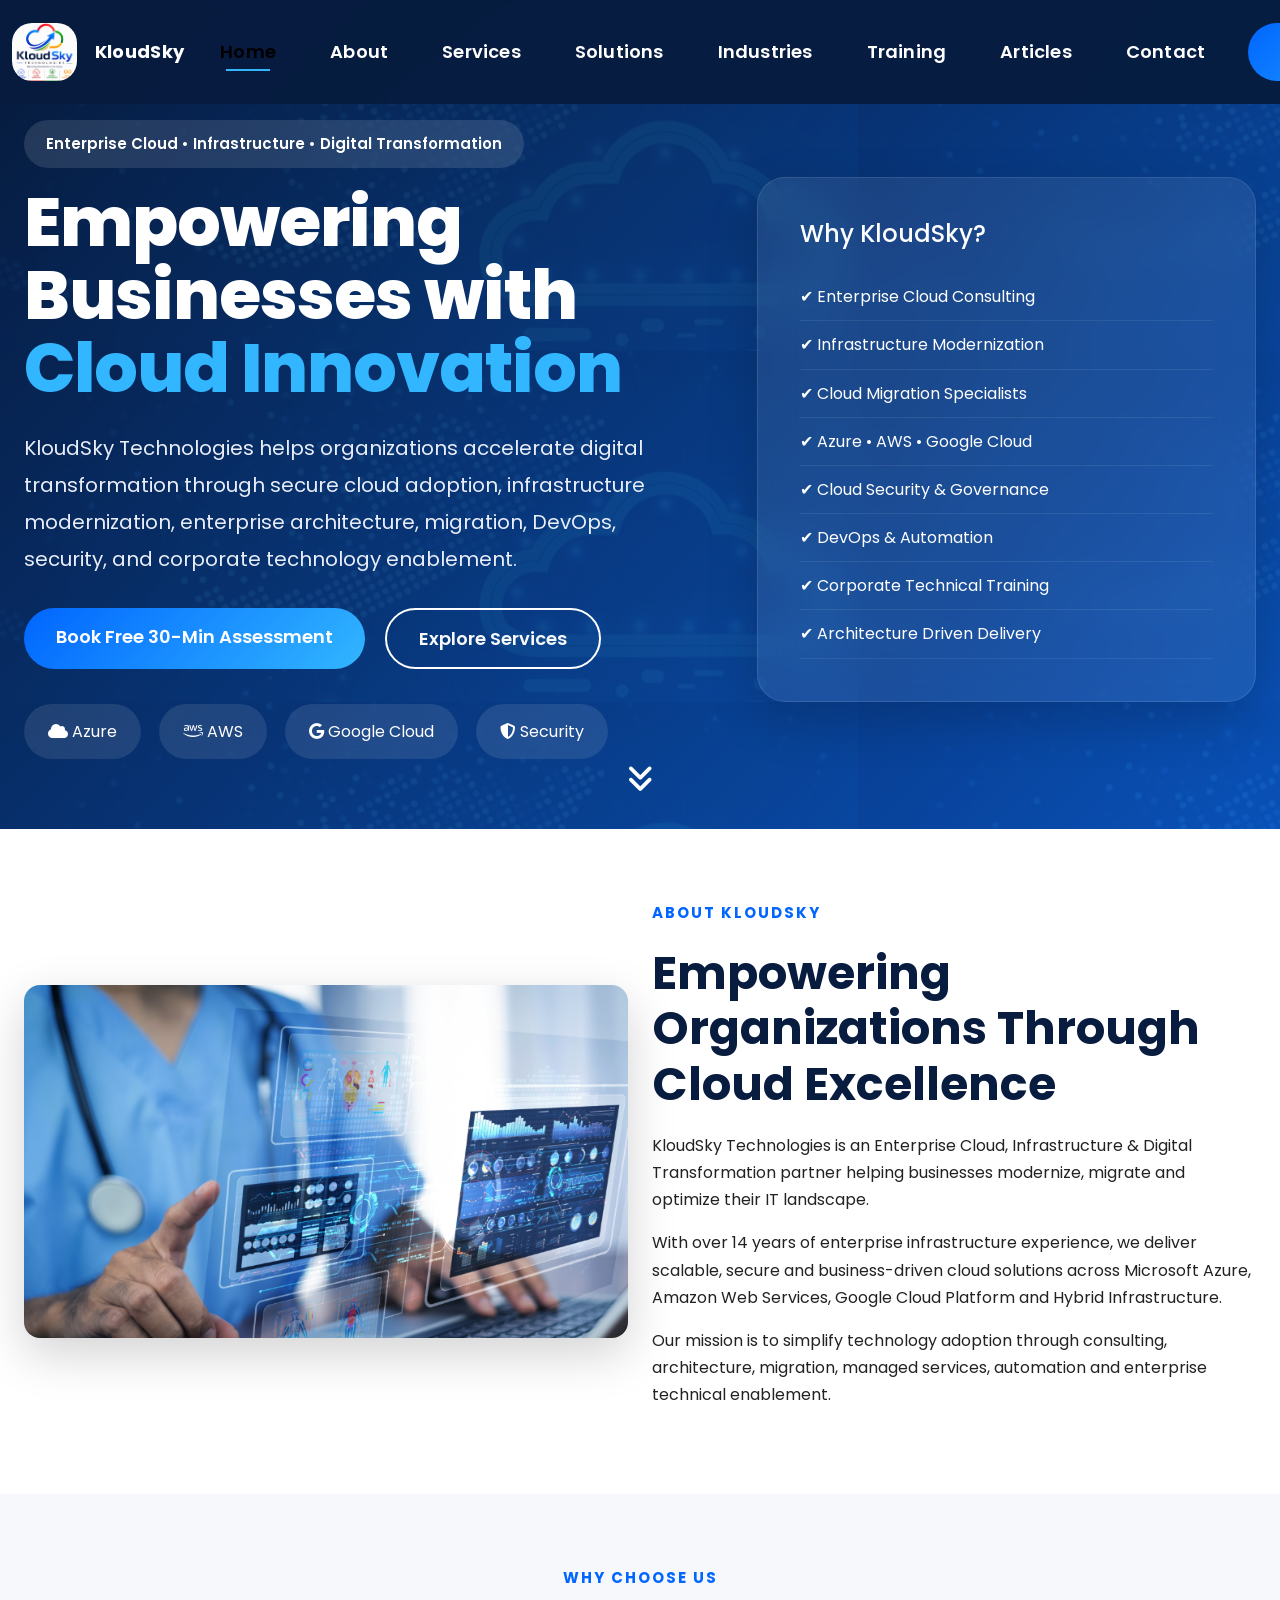
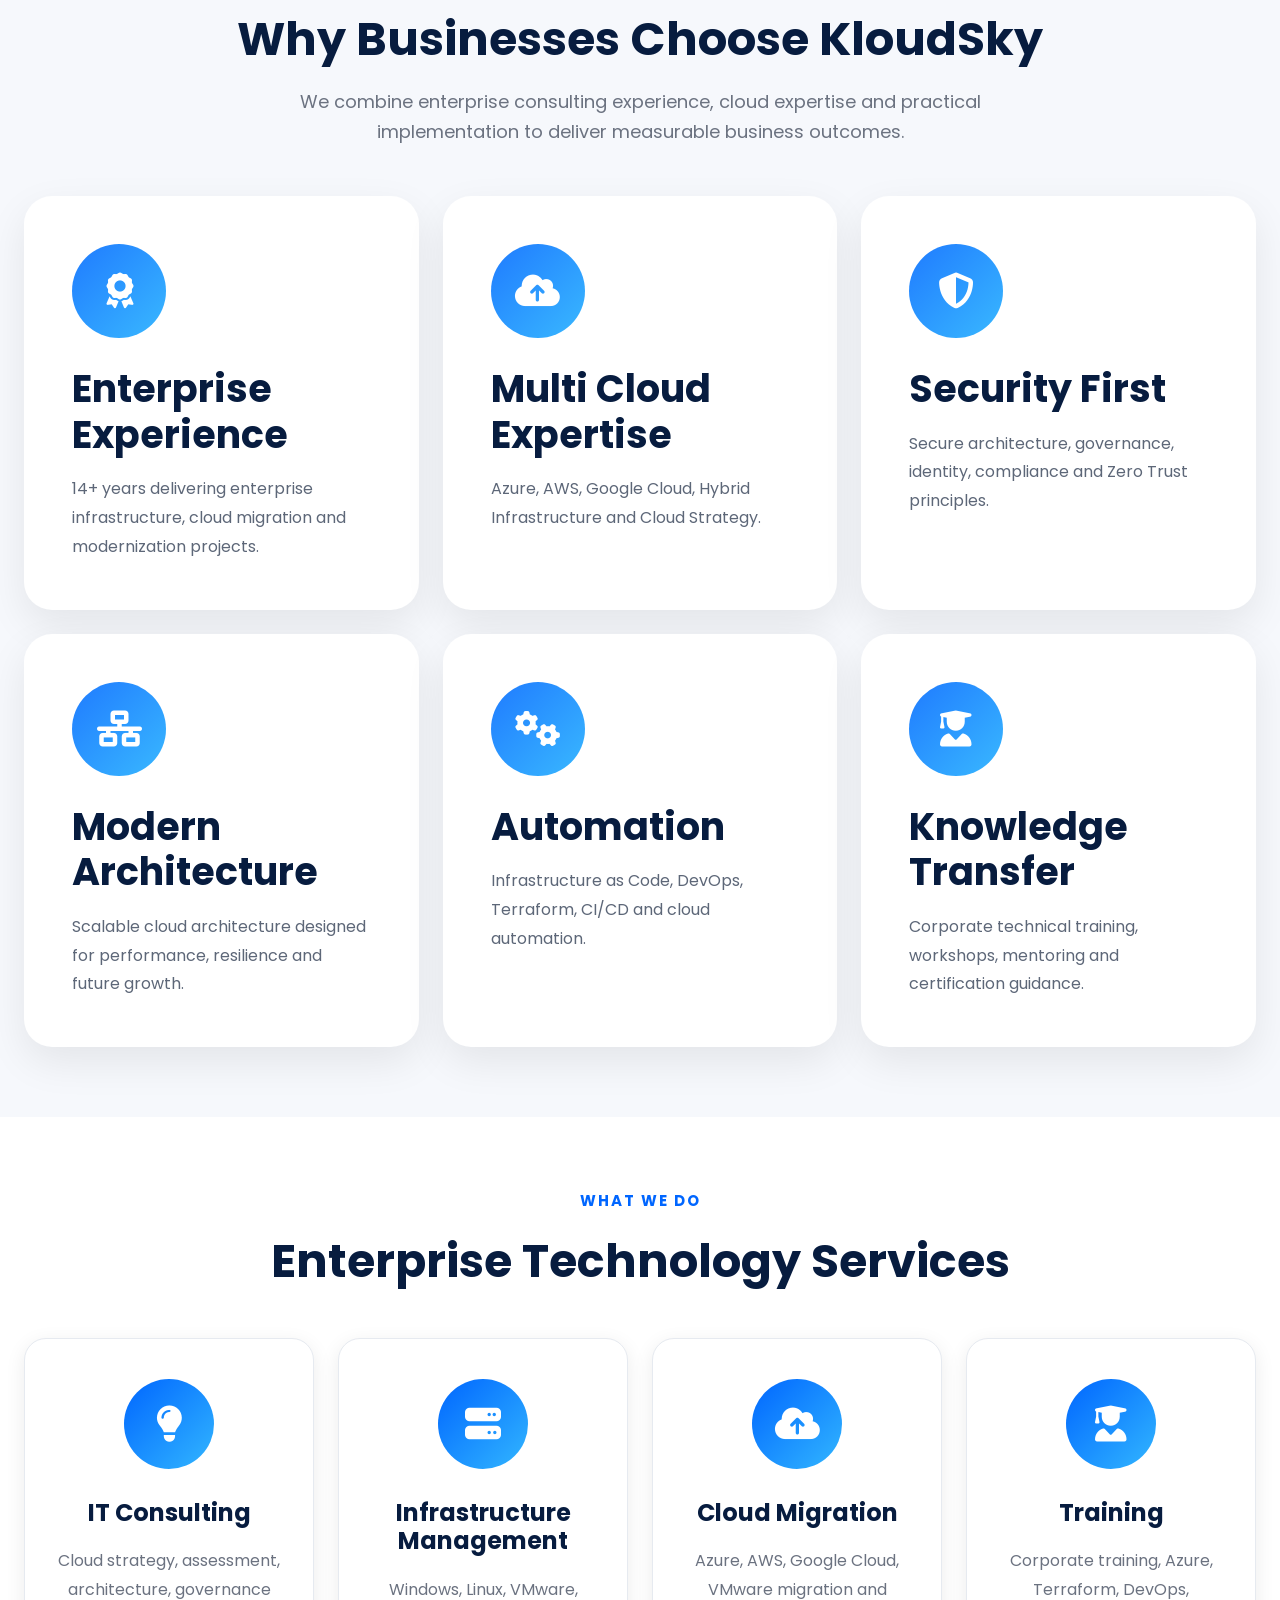
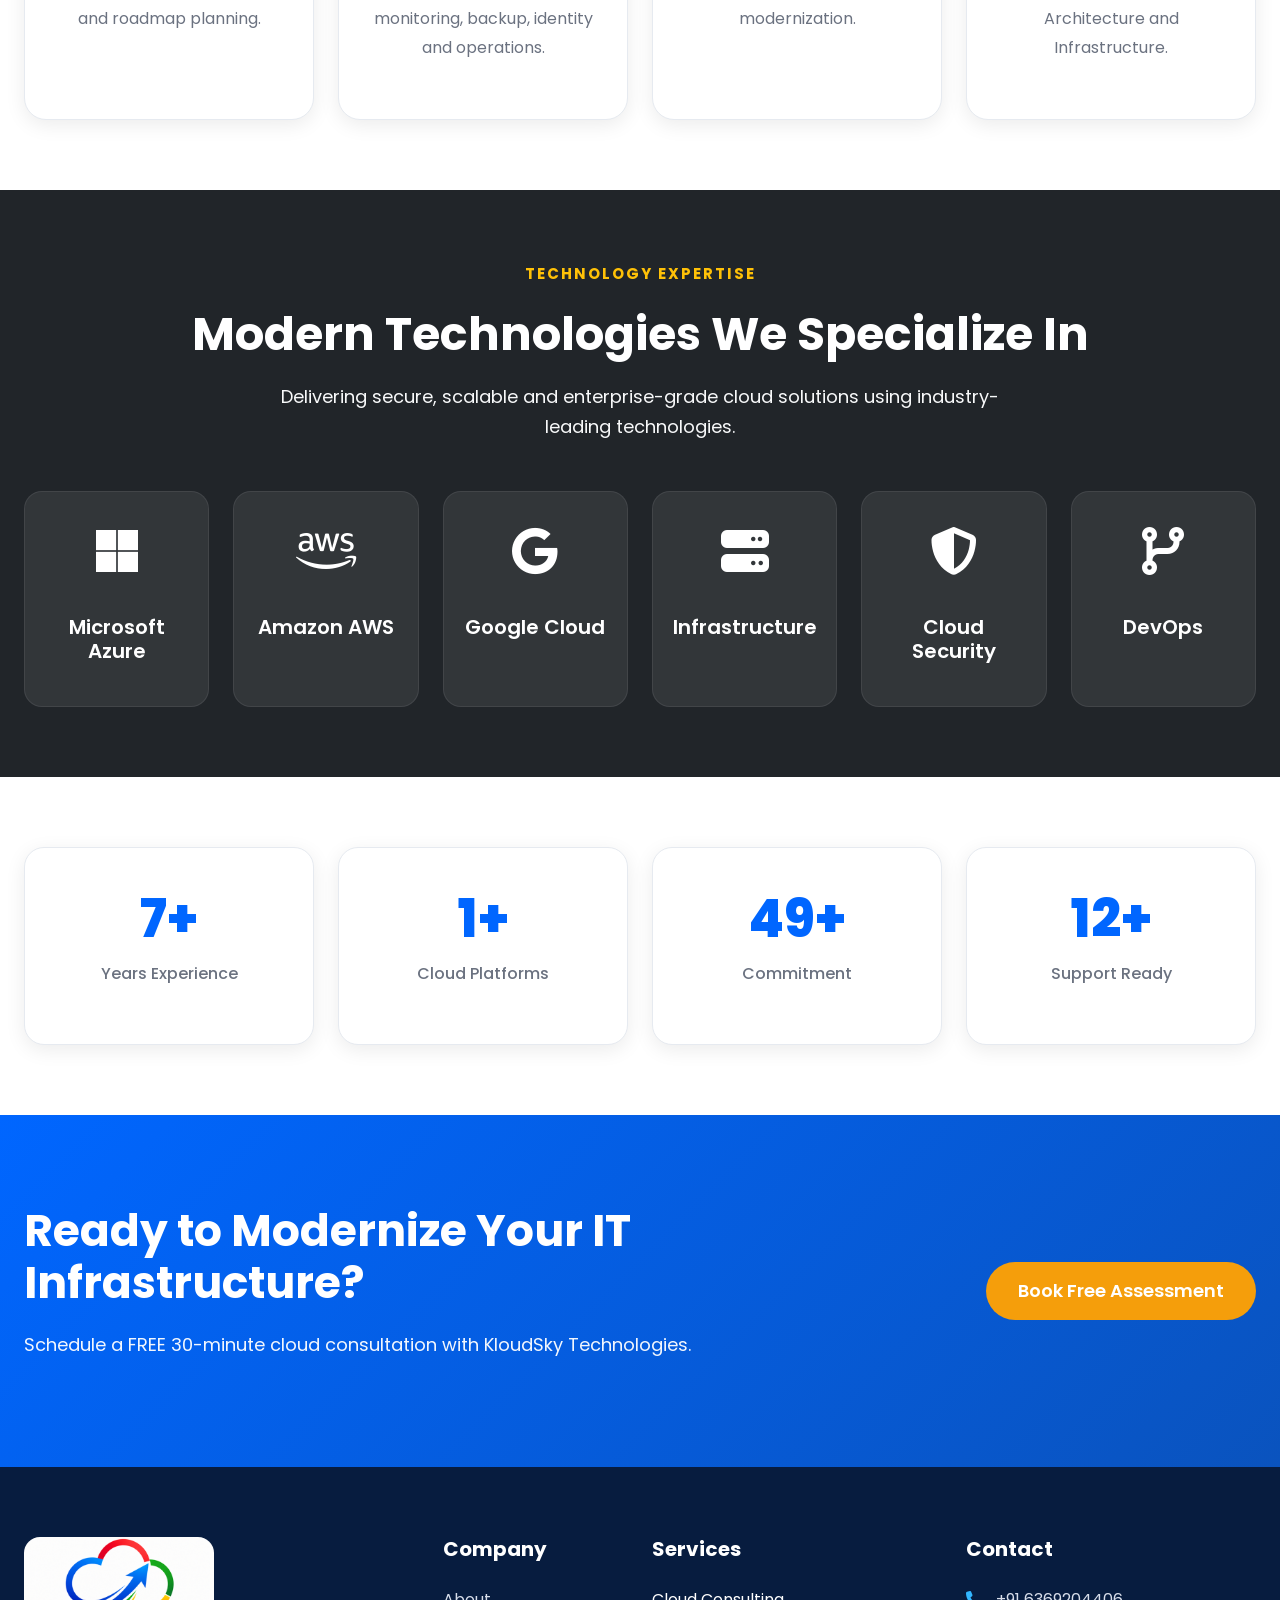
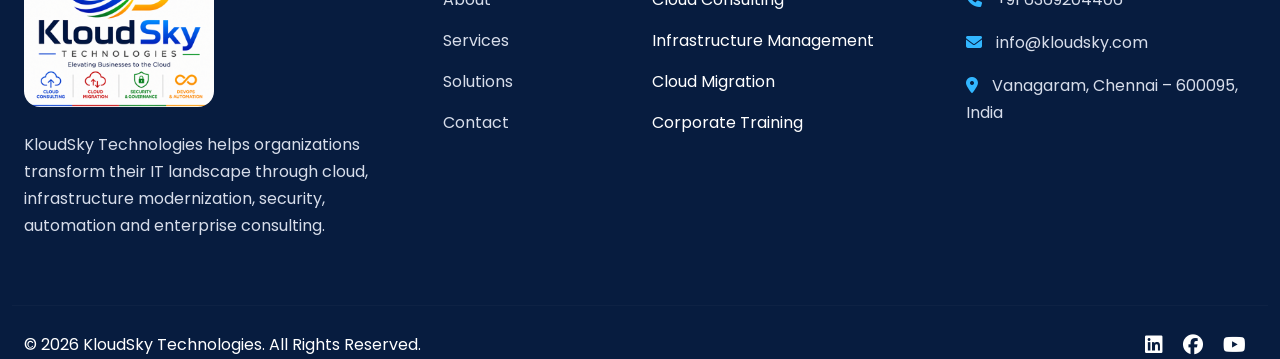
<file: index.html>
<!DOCTYPE html>
<html lang="en">

<head>

    <!-- =========================================================
        KloudSky Technologies
        Enterprise Cloud & Infrastructure Consulting
        Version : 1.0
    ========================================================== -->

    <meta charset="UTF-8">
    <meta http-equiv="X-UA-Compatible" content="IE=edge">
    <meta name="viewport" content="width=device-width, initial-scale=1.0">

    <title>KloudSky Technologies | Elevating Businesses to the Cloud</title>

    <meta name="description"
        content="KloudSky Technologies is an Enterprise Cloud, Infrastructure & Digital Transformation Partner helping organizations modernize IT with Azure, AWS, Google Cloud, Infrastructure Migration, Security, DevOps and Corporate Technical Training.">

    <meta name="keywords"
        content="Azure, AWS, Google Cloud, Cloud Migration, Azure Migration, Infrastructure Modernization, Windows Server, DevOps, Terraform, Azure Architect, Cloud Consulting, Chennai">

    <meta name="author" content="KloudSky Technologies">

    <!-- Open Graph -->

    <meta property="og:title" content="KloudSky Technologies">
    <meta property="og:description"
        content="Enterprise Cloud, Infrastructure & Digital Transformation Partner">
    <meta property="og:type" content="website">
    <meta property="og:image" content="assets/images/logo.png">

    <!-- Bootstrap -->

    <link href="https://cdn.jsdelivr.net/npm/bootstrap@5.3.3/dist/css/bootstrap.min.css" rel="stylesheet">

    <!-- Font Awesome -->

    <link rel="stylesheet"
        href="https://cdnjs.cloudflare.com/ajax/libs/font-awesome/6.6.0/css/all.min.css">

    <!-- Google Font -->

    <link rel="preconnect" href="https://fonts.googleapis.com">

    <link rel="preconnect" href="https://fonts.gstatic.com" crossorigin>

    <link href="https://fonts.googleapis.com/css2?family=Poppins:wght@300;400;500;600;700;800&display=swap"
        rel="stylesheet">

    <!-- AOS -->

    <link href="https://unpkg.com/aos@2.3.4/dist/aos.css" rel="stylesheet">

    <!-- CSS -->

    <link rel="stylesheet" href="assets/css/style.css">

</head>

<body>

    <!-- ==========================================
                Loading Screen
    =========================================== -->

    <div id="loader">

        <div class="loader-content">

            <img src="assets/images/logo.png"
                class="loader-logo"
                alt="KloudSky">

            <h3>KloudSky Technologies</h3>

            <p>Elevating Businesses to the Cloud</p>

        </div>

    </div>

    <!-- ==========================================
                Header
    =========================================== -->

    <header>

        <nav class="navbar navbar-expand-lg fixed-top">

            <div class="container">

                <a class="navbar-brand" href="index.html">

                    <img src="assets/images/logo.png" alt="KloudSky Logo">
                    <span> KloudSky </span>
                </a>

                <button class="navbar-toggler"
                    type="button"
                    data-bs-toggle="collapse"
                    data-bs-target="#mainMenu">

                    <i class="fa-solid fa-bars"></i>

                </button>

                <div class="collapse navbar-collapse"
                    id="mainMenu">

                    <ul class="navbar-nav mx-auto">

                        <li class="nav-item">

                            <a class="nav-link active"
                                href="index.html">

                                Home

                            </a>

                        </li>

                        <li class="nav-item">

                            <a class="nav-link"
                                href="about.html">

                                About

                            </a>

                        </li>

                        <li class="nav-item">

                            <a class="nav-link"
                                href="services.html">

                                Services

                            </a>

                        </li>

                        <li class="nav-item">

                            <a class="nav-link"
                                href="solutions.html">

                                Solutions

                            </a>

                        </li>

                        <li class="nav-item">

                            <a class="nav-link"
                                href="industries.html">

                                Industries

                            </a>

                        </li>

                        <li class="nav-item">

                            <a class="nav-link"
                                href="academy.html">

                                Training

                            </a>

                        </li>

                        <li class="nav-item">

                            <a class="nav-link"
                                href="knowledge.html">

                                Articles

                            </a>

                        </li>

                        <li class="nav-item">

                            <a class="nav-link"
                                href="contact.html">

                                Contact

                            </a>

                        </li>

                    </ul>

                    <a href="contact.html"
                        class="btn btn-primary nav-btn">

                        Book Assessment

                    </a>

                </div>

            </div>

        </nav>

    </header>

    <!-- ==========================================
                Hero Section
    =========================================== -->

    <section class="hero-section">

        <div class="hero-overlay"></div>

        <div class="container">

            <div class="row align-items-center">

                <div class="col-lg-7">

                    <span class="hero-tag">

                        Enterprise Cloud • Infrastructure • Digital Transformation

                    </span>

                    <h1 data-aos="fade-up">

                        Empowering Businesses with

                        <span>

                            Cloud Innovation

                        </span>

                    </h1>

                    <p data-aos="fade-up"
                        data-aos-delay="200">

                        KloudSky Technologies helps organizations accelerate digital transformation through secure cloud adoption, infrastructure modernization, enterprise architecture, migration, DevOps, security, and corporate technology enablement.

                    </p>

                    <div class="hero-buttons"
                        data-aos="fade-up"
                        data-aos-delay="400">

                        <a href="contact.html"
                            class="btn btn-primary btn-lg">

                            Book Free 30-Min Assessment

                        </a>

                        <a href="services.html"
                            class="btn btn-outline-light btn-lg">

                            Explore Services

                        </a>

                    </div>

                    <div class="hero-highlights">

                        <div>

                            <i class="fa-solid fa-cloud"></i>

                            Azure

                        </div>

                        <div>

                            <i class="fa-brands fa-aws"></i>

                            AWS

                        </div>

                        <div>

                            <i class="fa-brands fa-google"></i>

                            Google Cloud

                        </div>

                        <div>

                            <i class="fa-solid fa-shield-halved"></i>

                            Security

                        </div>

                    </div>

                </div>

                <div class="col-lg-5">

                    <div class="hero-card">

                        <h4>

                            Why KloudSky?

                        </h4>

                        <ul>

                            <li>✔ Enterprise Cloud Consulting</li>

                            <li>✔ Infrastructure Modernization</li>

                            <li>✔ Cloud Migration Specialists</li>

                            <li>✔ Azure • AWS • Google Cloud</li>

                            <li>✔ Cloud Security & Governance</li>

                            <li>✔ DevOps & Automation</li>

                            <li>✔ Corporate Technical Training</li>

                            <li>✔ Architecture Driven Delivery</li>

                        </ul>

                    </div>

                </div>

            </div>

        </div>

        <div class="scroll-down">

            <i class="fa-solid fa-angles-down"></i>

        </div>

    </section>

        <!-- ==========================================
            Company Overview
    =========================================== -->

    <section class="section-padding bg-white">

        <div class="container">

            <div class="row align-items-center">

                <div class="col-lg-6"
                    data-aos="fade-right">

                    <img src="assets/images/company-overview.png"
                        class="img-fluid rounded-4 shadow-lg"
                        alt="KloudSky Technologies">

                </div>

                <div class="col-lg-6"
                    data-aos="fade-left">

                    <span class="section-tag">

                        About KloudSky

                    </span>

                    <h2 class="section-title">

                        Empowering Organizations Through Cloud Excellence

                    </h2>

                    <p>

                        KloudSky Technologies is an Enterprise Cloud, Infrastructure &
                        Digital Transformation partner helping businesses modernize,
                        migrate and optimize their IT landscape.

                    </p>

                    <p>

                        With over 14 years of enterprise infrastructure experience,
                        we deliver scalable, secure and business-driven cloud
                        solutions across Microsoft Azure, Amazon Web Services,
                        Google Cloud Platform and Hybrid Infrastructure.

                    </p>

                    <p>

                        Our mission is to simplify technology adoption through
                        consulting, architecture, migration, managed services,
                        automation and enterprise technical enablement.

                    </p>

                </div>

            </div>

        </div>

    </section>


    <!-- ==========================================
                Why KloudSky
    =========================================== -->

    <section class="section-padding section-light">

        <div class="container">

            <div class="text-center mb-5">

                <span class="section-tag">

                    Why Choose Us

                </span>

                <h2 class="section-title">

                    Why Businesses Choose KloudSky

                </h2>

                <p class="section-subtitle">

                    We combine enterprise consulting experience,
                    cloud expertise and practical implementation
                    to deliver measurable business outcomes.

                </p>

            </div>

            <div class="row g-4">

                <div class="col-lg-4">

                    <div class="feature-card">

                        <i class="fa-solid fa-award"></i>

                        <h4>

                            Enterprise Experience

                        </h4>

                        <p>

                            14+ years delivering enterprise infrastructure,
                            cloud migration and modernization projects.

                        </p>

                    </div>

                </div>

                <div class="col-lg-4">

                    <div class="feature-card">

                        <i class="fa-solid fa-cloud-arrow-up"></i>

                        <h4>

                            Multi Cloud Expertise

                        </h4>

                        <p>

                            Azure,
                            AWS,
                            Google Cloud,
                            Hybrid Infrastructure
                            and Cloud Strategy.

                        </p>

                    </div>

                </div>

                <div class="col-lg-4">

                    <div class="feature-card">

                        <i class="fa-solid fa-shield-halved"></i>

                        <h4>

                            Security First

                        </h4>

                        <p>

                            Secure architecture,
                            governance,
                            identity,
                            compliance
                            and Zero Trust principles.

                        </p>

                    </div>

                </div>

                <div class="col-lg-4">

                    <div class="feature-card">

                        <i class="fa-solid fa-network-wired"></i>

                        <h4>

                            Modern Architecture

                        </h4>

                        <p>

                            Scalable cloud architecture designed
                            for performance,
                            resilience
                            and future growth.

                        </p>

                    </div>

                </div>

                <div class="col-lg-4">

                    <div class="feature-card">

                        <i class="fa-solid fa-gears"></i>

                        <h4>

                            Automation

                        </h4>

                        <p>

                            Infrastructure as Code,
                            DevOps,
                            Terraform,
                            CI/CD
                            and cloud automation.

                        </p>

                    </div>

                </div>

                <div class="col-lg-4">

                    <div class="feature-card">

                        <i class="fa-solid fa-user-graduate"></i>

                        <h4>

                            Knowledge Transfer

                        </h4>

                        <p>

                            Corporate technical training,
                            workshops,
                            mentoring
                            and certification guidance.

                        </p>

                    </div>

                </div>

            </div>

        </div>

    </section>


    <!-- ==========================================
                Services Overview
    =========================================== -->

    <section class="section-padding">

        <div class="container">

            <div class="text-center mb-5">

                <span class="section-tag">

                    What We Do

                </span>

                <h2 class="section-title">

                    Enterprise Technology Services

                </h2>

            </div>

            <div class="row g-4">

                <div class="col-lg-3">

                    <div class="service-card">

                        <i class="fa-solid fa-lightbulb"></i>

                        <h4>

                            IT Consulting

                        </h4>

                        <p>

                            Cloud strategy,
                            assessment,
                            architecture,
                            governance
                            and roadmap planning.

                        </p>

                    </div>

                </div>

                <div class="col-lg-3">

                    <div class="service-card">

                        <i class="fa-solid fa-server"></i>

                        <h4>

                            Infrastructure Management

                        </h4>

                        <p>

                            Windows,
                            Linux,
                            VMware,
                            monitoring,
                            backup,
                            identity
                            and operations.

                        </p>

                    </div>

                </div>

                <div class="col-lg-3">

                    <div class="service-card">

                        <i class="fa-solid fa-cloud-arrow-up"></i>

                        <h4>

                            Cloud Migration

                        </h4>

                        <p>

                            Azure,
                            AWS,
                            Google Cloud,
                            VMware migration
                            and modernization.

                        </p>

                    </div>

                </div>

                <div class="col-lg-3">

                    <div class="service-card">

                        <i class="fa-solid fa-user-graduate"></i>

                        <h4>

                            Training

                        </h4>

                        <p>

                            Corporate training,
                            Azure,
                            Terraform,
                            DevOps,
                            Architecture
                            and Infrastructure.

                        </p>

                    </div>

                </div>

            </div>

        </div>

    </section>

        <!-- ==========================================
                Technology Expertise
    =========================================== -->

    <section class="section-padding bg-dark text-white">

        <div class="container">

            <div class="text-center mb-5">

                <span class="section-tag text-warning">

                    Technology Expertise

                </span>

                <h2 class="section-title text-white">

                    Modern Technologies We Specialize In

                </h2>

                <p class="section-subtitle text-light">

                    Delivering secure, scalable and enterprise-grade cloud
                    solutions using industry-leading technologies.

                </p>

            </div>

            <div class="row text-center g-4">

                <div class="col-lg-2 col-md-4 col-6">

                    <div class="tech-card">

                        <i class="fab fa-microsoft fa-3x"></i>

                        <h5>Microsoft Azure</h5>

                    </div>

                </div>

                <div class="col-lg-2 col-md-4 col-6">

                    <div class="tech-card">

                        <i class="fab fa-aws fa-3x"></i>

                        <h5>Amazon AWS</h5>

                    </div>

                </div>

                <div class="col-lg-2 col-md-4 col-6">

                    <div class="tech-card">

                        <i class="fab fa-google fa-3x"></i>

                        <h5>Google Cloud</h5>

                    </div>

                </div>

                <div class="col-lg-2 col-md-4 col-6">

                    <div class="tech-card">

                        <i class="fas fa-server fa-3x"></i>

                        <h5>Infrastructure</h5>

                    </div>

                </div>

                <div class="col-lg-2 col-md-4 col-6">

                    <div class="tech-card">

                        <i class="fas fa-shield-halved fa-3x"></i>

                        <h5>Cloud Security</h5>

                    </div>

                </div>

                <div class="col-lg-2 col-md-4 col-6">

                    <div class="tech-card">

                        <i class="fas fa-code-branch fa-3x"></i>

                        <h5>DevOps</h5>

                    </div>

                </div>

            </div>

        </div>

    </section>


    <!-- ==========================================
                Statistics
    =========================================== -->

    <section class="section-padding">

        <div class="container">

            <div class="row text-center">

                <div class="col-lg-3 col-6">

                    <div class="counter-box">

                        <h2>14+</h2>

                        <p>Years Experience</p>

                    </div>

                </div>

                <div class="col-lg-3 col-6">

                    <div class="counter-box">

                        <h2>3</h2>

                        <p>Cloud Platforms</p>

                    </div>

                </div>

                <div class="col-lg-3 col-6">

                    <div class="counter-box">

                        <h2>100%</h2>

                        <p>Commitment</p>

                    </div>

                </div>

                <div class="col-lg-3 col-6">

                    <div class="counter-box">

                        <h2>24×7</h2>

                        <p>Support Ready</p>

                    </div>

                </div>

            </div>

        </div>

    </section>


    <!-- ==========================================
                Call To Action
    =========================================== -->

    <section class="cta-section">

        <div class="container">

            <div class="row align-items-center">

                <div class="col-lg-8">

                    <h2>

                        Ready to Modernize Your IT Infrastructure?

                    </h2>

                    <p>

                        Schedule a FREE 30-minute cloud consultation with
                        KloudSky Technologies.

                    </p>

                </div>

                <div class="col-lg-4 text-lg-end">

                    <a href="contact.html"
                        class="btn btn-warning btn-lg">

                        Book Free Assessment

                    </a>

                </div>

            </div>

        </div>

    </section>


    <!-- ==========================================
                Footer
    =========================================== -->

    <footer class="footer">

        <div class="container">

            <div class="row">

                <div class="col-lg-4">

                    <img src="assets/images/logo.png"
                        class="footer-logo"
                        alt="KloudSky">

                    <p class="mt-4">

                        KloudSky Technologies helps organizations
                        transform their IT landscape through cloud,
                        infrastructure modernization, security,
                        automation and enterprise consulting.

                    </p>

                </div>

                <div class="col-lg-2">

                    <h5>Company</h5>

                    <ul class="footer-links">

                        <li><a href="about.html">About</a></li>

                        <li><a href="services.html">Services</a></li>

                        <li><a href="solutions.html">Solutions</a></li>

                        <li><a href="contact.html">Contact</a></li>

                    </ul>

                </div>

                <div class="col-lg-3">

                    <h5>Services</h5>

                    <ul class="footer-links">

                        <li>Cloud Consulting</li>

                        <li>Infrastructure Management</li>

                        <li>Cloud Migration</li>

                        <li>Corporate Training</li>

                    </ul>

                </div>

                <div class="col-lg-3">

                    <h5>Contact</h5>

                    <p>

                        <i class="fas fa-phone"></i>

                        +91 6369204406

                    </p>

                    <p>

                        <i class="fas fa-envelope"></i>

                        info@kloudsky.com

                    </p>

                    <p>

                        <i class="fas fa-location-dot"></i>

                        Vanagaram,
                        Chennai – 600095,
                        India

                    </p>

                </div>

            </div>

            <hr>

            <div class="row align-items-center">

                <div class="col-lg-6">

                    © 2026 KloudSky Technologies.
                    All Rights Reserved.

                </div>

                <div class="col-lg-6 text-lg-end">

                    <a href="#"><i class="fab fa-linkedin fa-lg me-3"></i></a>

                    <a href="#"><i class="fab fa-facebook fa-lg me-3"></i></a>

                    <a href="#"><i class="fab fa-youtube fa-lg"></i></a>

                </div>

            </div>

        </div>

    </footer>


    <!-- ==========================================
                Back To Top
    =========================================== -->

    <button id="backToTop">

        <i class="fas fa-chevron-up"></i>

    </button>


    <!-- Bootstrap -->

    <script src="https://cdn.jsdelivr.net/npm/bootstrap@5.3.3/dist/js/bootstrap.bundle.min.js"></script>

    <!-- AOS -->

    <script src="https://unpkg.com/aos@2.3.4/dist/aos.js"></script>

    <script>

        AOS.init({
            duration: 1000,
            once: true
        });

    </script>

    <!-- Custom JavaScript -->

    <script src="assets/js/main.js"></script>

</body>

</html>
</file>
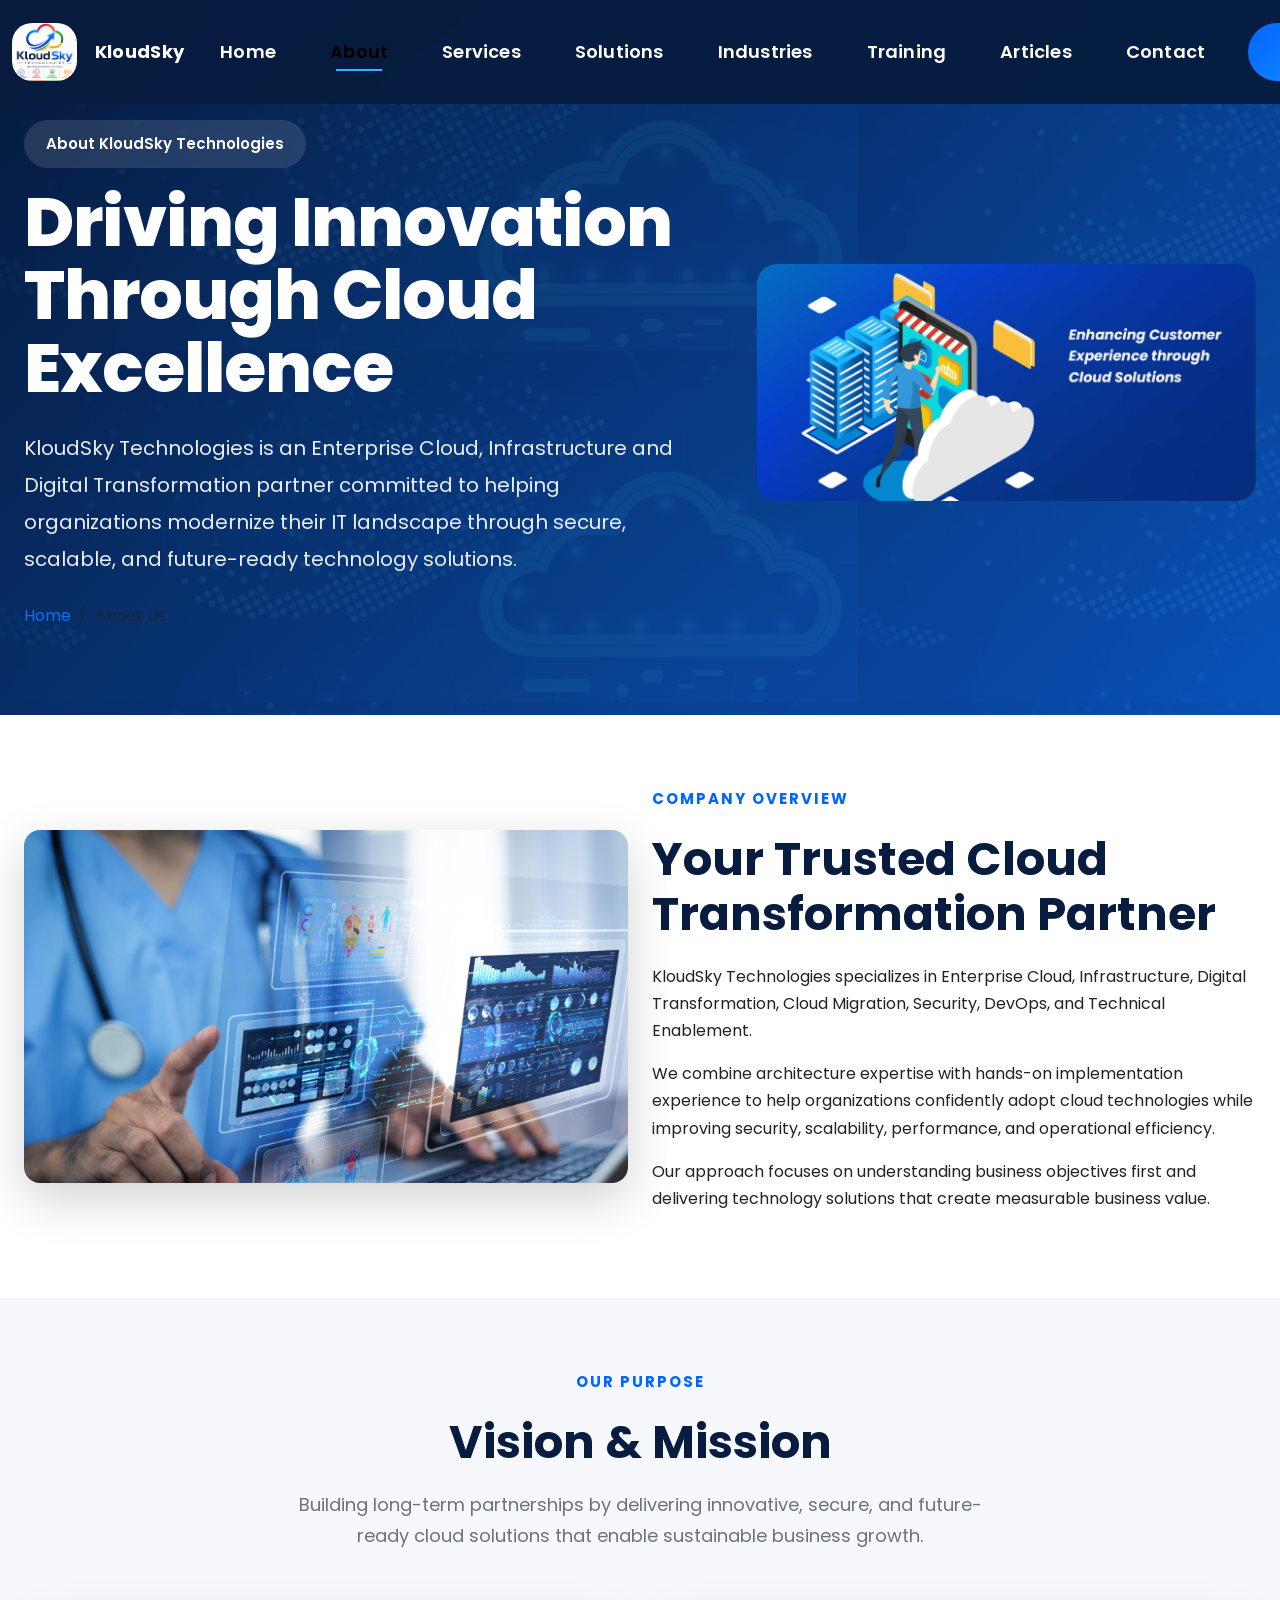
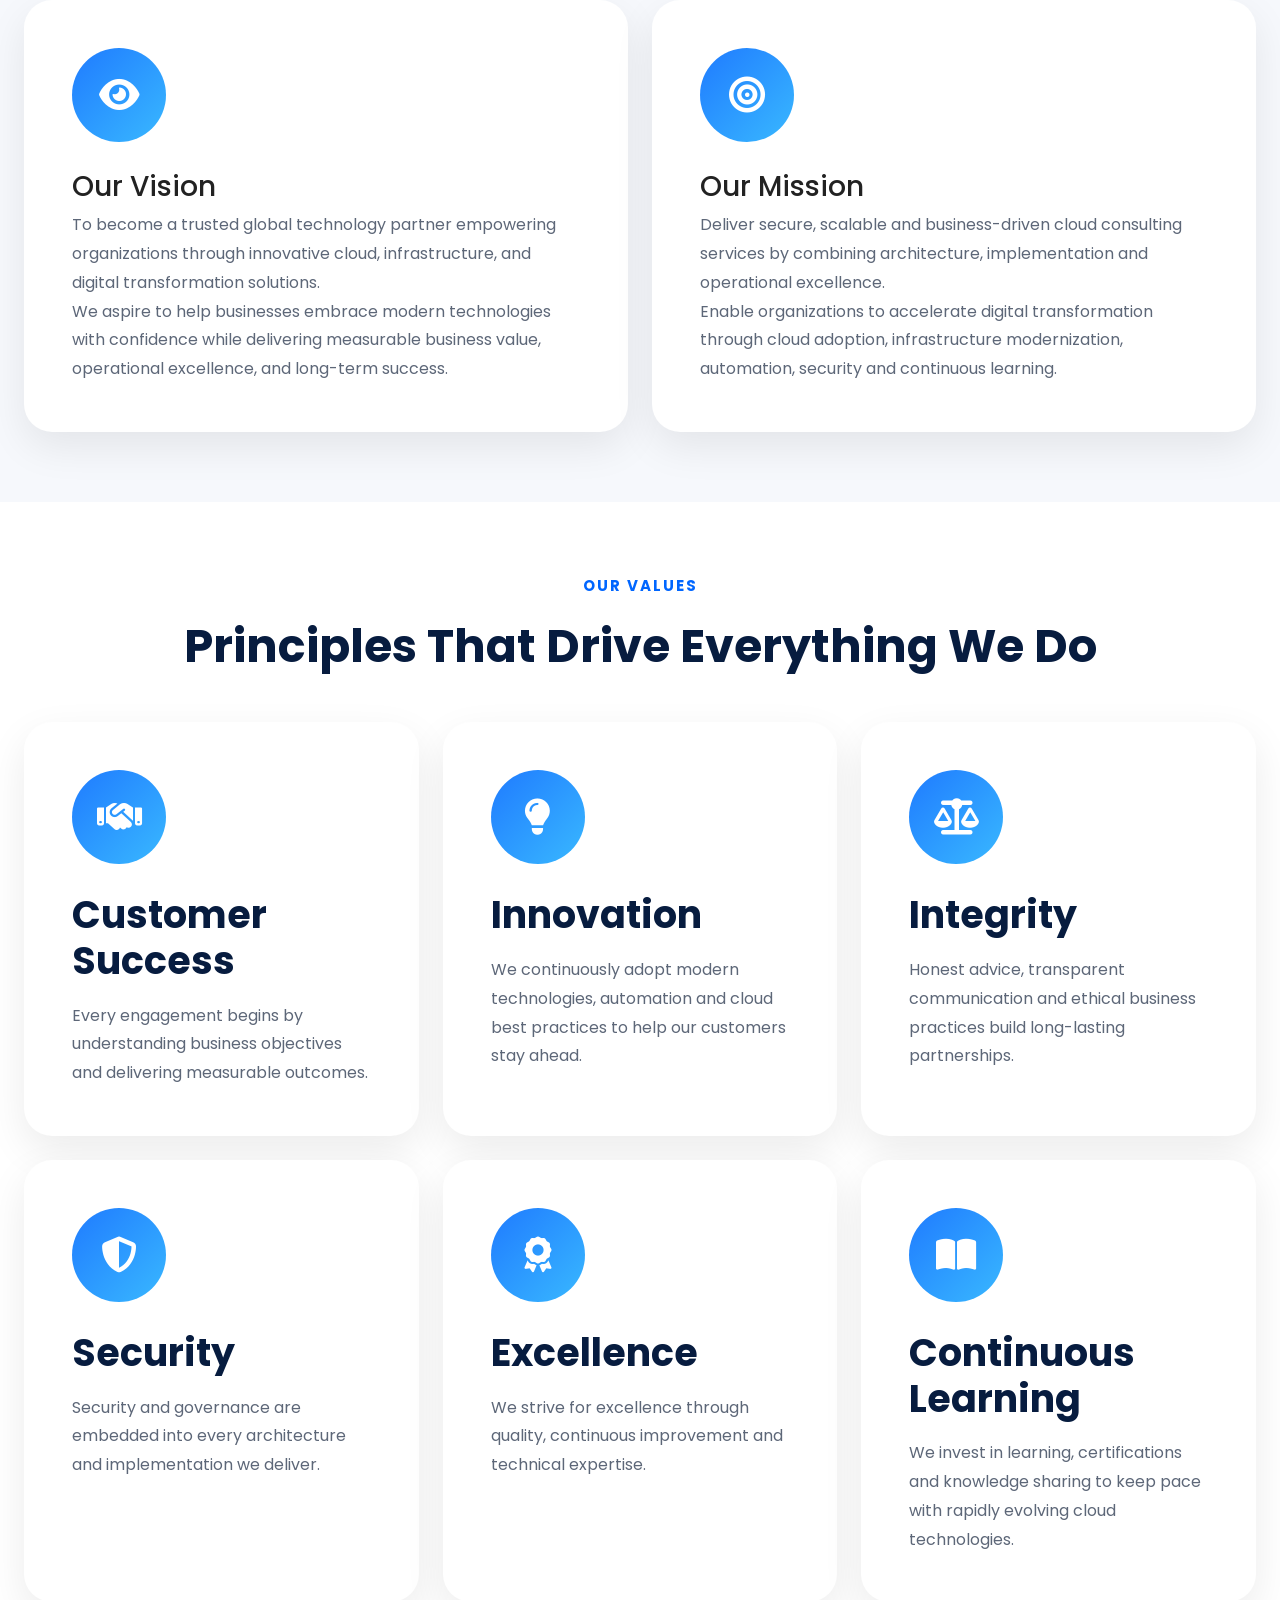
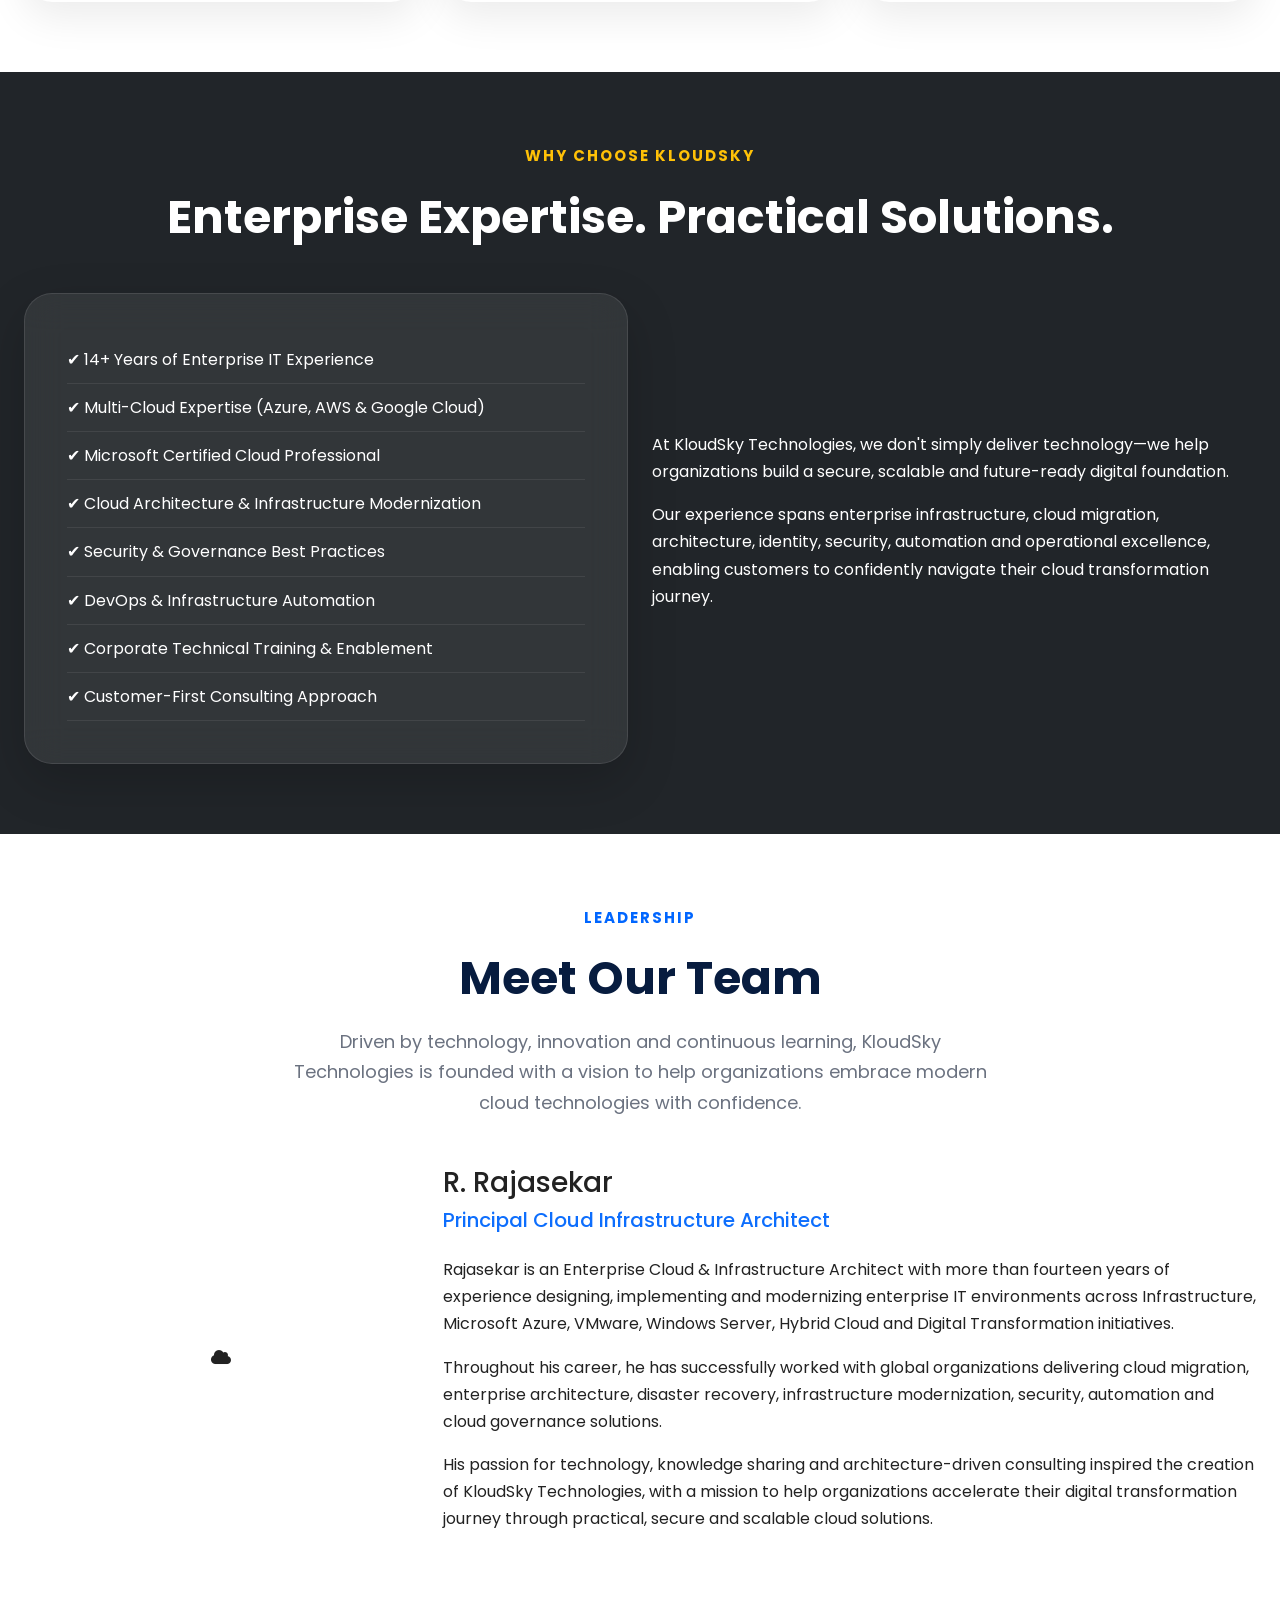
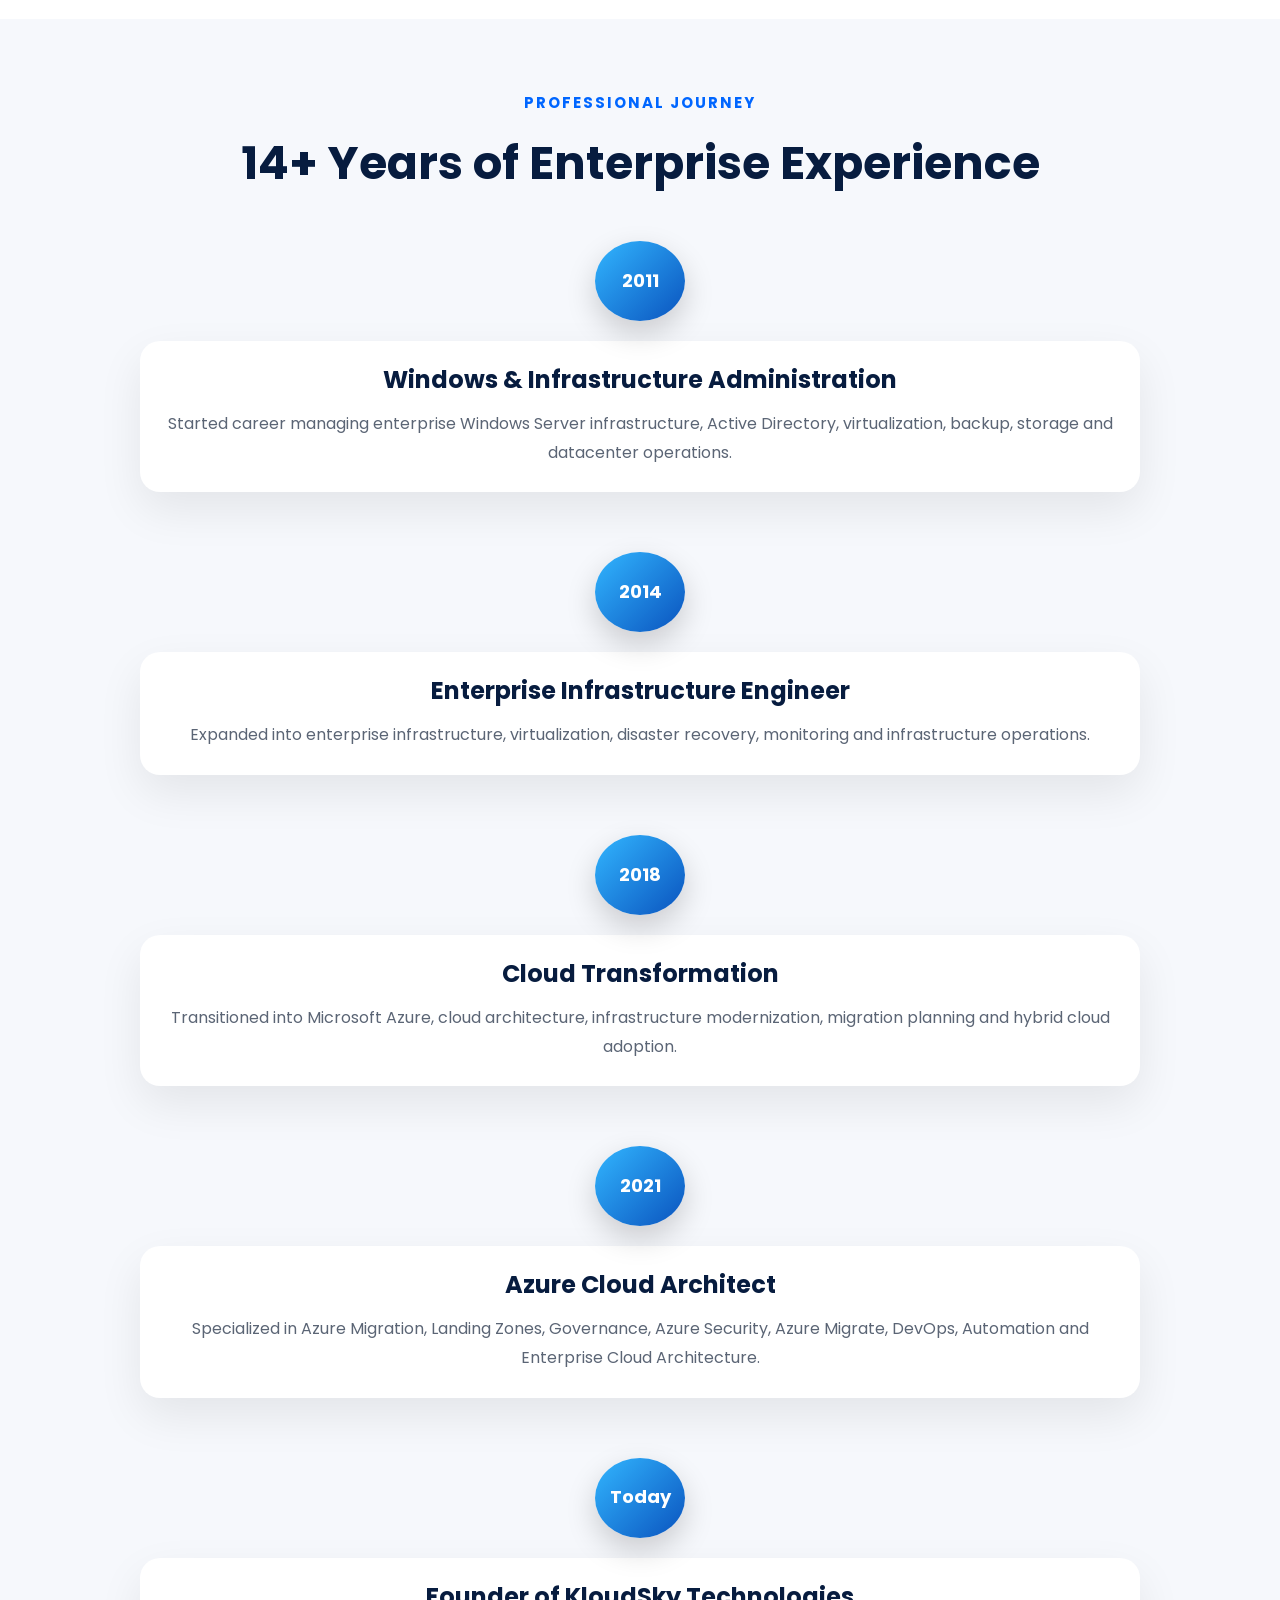
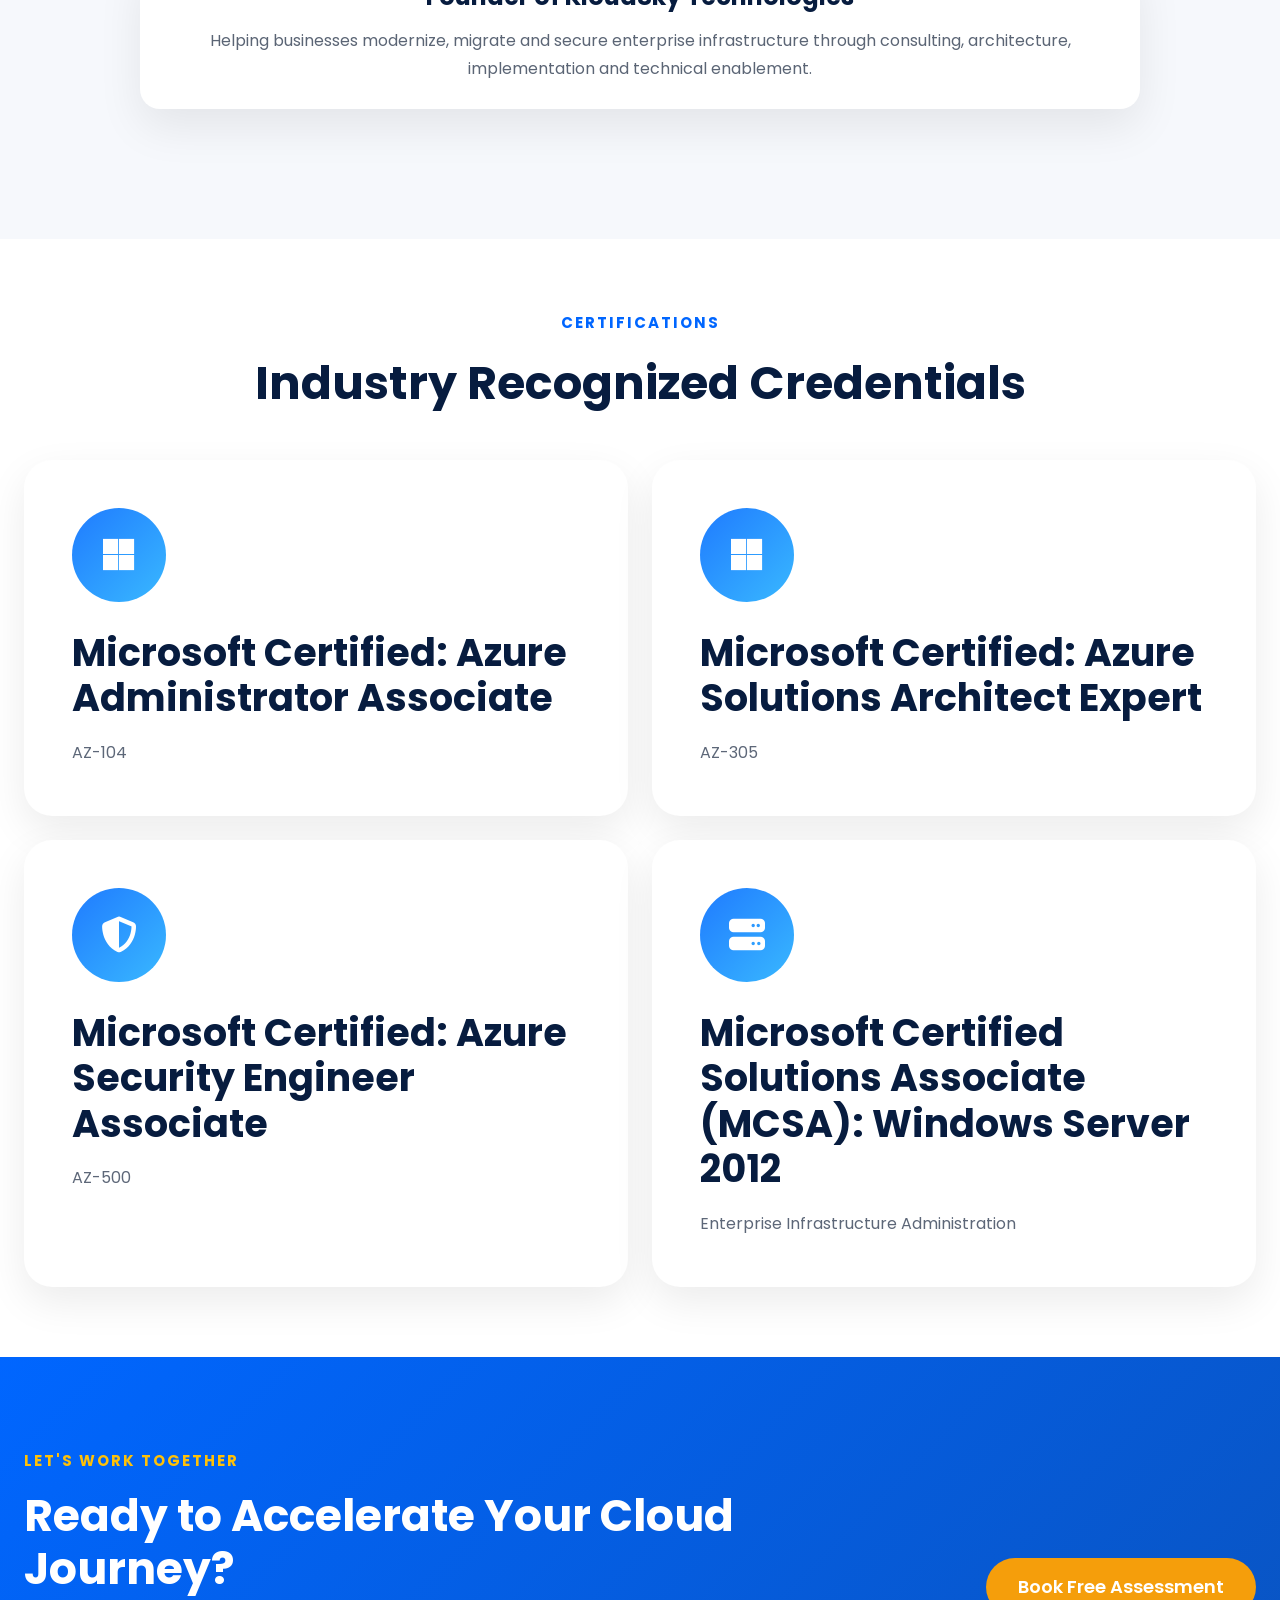
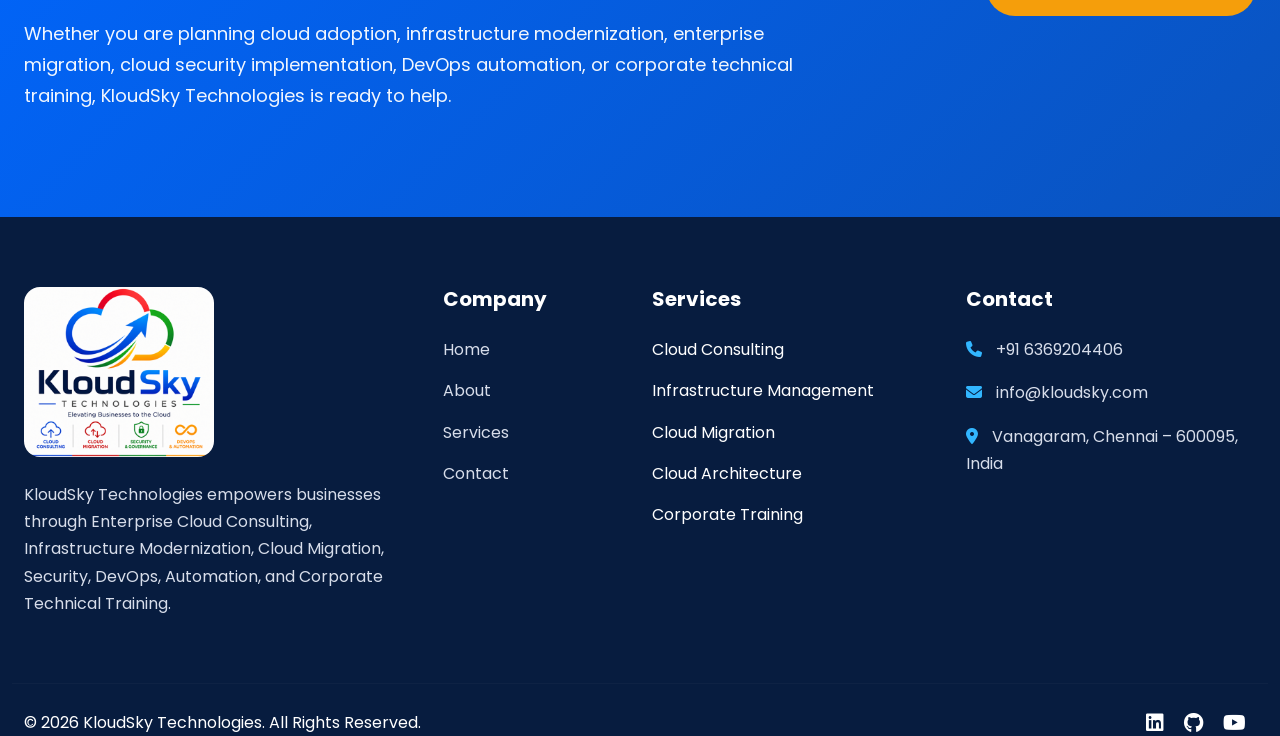
<file: about.html>
<!DOCTYPE html>
<html lang="en">

<head>

    <!-- ===========================================================
        KloudSky Technologies
        About Us
    ============================================================ -->

    <meta charset="UTF-8">
    <meta name="viewport" content="width=device-width, initial-scale=1.0">

    <title>About Us | KloudSky Technologies</title>

    <meta name="description"
        content="Learn about KloudSky Technologies, our vision, mission, values, leadership, certifications and enterprise cloud consulting expertise.">

    <meta name="keywords"
        content="KloudSky, About, Cloud Consulting, Azure Architect, Infrastructure, Cloud Migration">

    <meta name="author"
        content="KloudSky Technologies">

    <!-- Bootstrap -->

    <link href="https://cdn.jsdelivr.net/npm/bootstrap@5.3.3/dist/css/bootstrap.min.css"
        rel="stylesheet">

    <!-- Font Awesome -->

    <link rel="stylesheet"
        href="https://cdnjs.cloudflare.com/ajax/libs/font-awesome/6.6.0/css/all.min.css">

    <!-- Google Font -->

    <link rel="preconnect"
        href="https://fonts.googleapis.com">

    <link rel="preconnect"
        href="https://fonts.gstatic.com"
        crossorigin>

    <link href="https://fonts.googleapis.com/css2?family=Poppins:wght@300;400;500;600;700;800&display=swap"
        rel="stylesheet">

    <!-- AOS -->

    <link href="https://unpkg.com/aos@2.3.4/dist/aos.css"
        rel="stylesheet">

    <!-- Shared CSS -->

    <link rel="stylesheet"
        href="assets/css/style.css">

</head>

<body>

    <!-- ==========================================
                Navigation
    =========================================== -->

    <header>

        <nav class="navbar navbar-expand-lg fixed-top">

            <div class="container">

                <a class="navbar-brand" href="index.html">

                    <img src="assets/images/logo.png"
                        alt="KloudSky">

                <span class="brand-text">

                     KloudSky

                </span>

                </a>

                <button class="navbar-toggler"
                    type="button"
                    data-bs-toggle="collapse"
                    data-bs-target="#navbarMenu">

                    <i class="fas fa-bars"></i>

                </button>

                <div class="collapse navbar-collapse"
                    id="navbarMenu">

                    <ul class="navbar-nav mx-auto">

                        <li class="nav-item">
                            <a href="index.html"
                                class="nav-link">
                                Home
                            </a>
                        </li>

                        <li class="nav-item">
                            <a href="about.html"
                                class="nav-link active">
                                About
                            </a>
                        </li>

                        <li class="nav-item">
                            <a href="services.html"
                                class="nav-link">
                                Services
                            </a>
                        </li>

                        <li class="nav-item">
                            <a href="solutions.html"
                                class="nav-link">
                                Solutions
                            </a>
                        </li>

                        <li class="nav-item">
                            <a href="industries.html"
                                class="nav-link">
                                Industries
                            </a>
                        </li>

                        <li class="nav-item">
                            <a href="academy.html"
                                class="nav-link">
                                Training
                            </a>
                        </li>

                        <li class="nav-item">
                            <a href="knowledge.html"
                                class="nav-link">
                                Articles
                            </a>
                        </li>

                        <li class="nav-item">
                            <a href="contact.html"
                                class="nav-link">
                                Contact
                            </a>
                        </li>

                    </ul>

                    <a href="contact.html"
                        class="btn btn-primary nav-btn">

                        Book Assessment

                    </a>

                </div>

            </div>

        </nav>

    </header>


    <!-- ==========================================
                About Hero Banner
    =========================================== -->

    <section class="hero-section">

        <div class="hero-overlay"></div>

        <div class="container">

            <div class="row align-items-center">

                <div class="col-lg-7">

                    <span class="hero-tag">

                        About KloudSky Technologies

                    </span>

                    <h1>

                        Driving Innovation Through
                        Cloud Excellence

                    </h1>

                    <p>

                        KloudSky Technologies is an Enterprise Cloud,
                        Infrastructure and Digital Transformation partner
                        committed to helping organizations modernize
                        their IT landscape through secure, scalable,
                        and future-ready technology solutions.

                    </p>

                    <nav aria-label="breadcrumb">

                        <ol class="breadcrumb">

                            <li class="breadcrumb-item">

                                <a href="index.html">

                                    Home

                                </a>

                            </li>

                            <li class="breadcrumb-item active">

                                About Us

                            </li>

                        </ol>

                    </nav>

                </div>

                <div class="col-lg-5">

                    <img src="assets/images/about-banner.png"
                        class="img-fluid"
                        alt="About KloudSky">

                </div>

            </div>

        </div>

    </section>


    <!-- ==========================================
            Company Overview
    =========================================== -->

    <section class="section-padding">

        <div class="container">

            <div class="row align-items-center">

                <div class="col-lg-6"
                    data-aos="fade-right">

                    <img src="assets/images/company-overview.png"
                        class="img-fluid rounded-4 shadow-lg"
                        alt="Company Overview">

                </div>

                <div class="col-lg-6"
                    data-aos="fade-left">

                    <span class="section-tag">

                        Company Overview

                    </span>

                    <h2 class="section-title">

                        Your Trusted Cloud Transformation Partner

                    </h2>

                    <p>

                        KloudSky Technologies specializes in Enterprise Cloud,
                        Infrastructure, Digital Transformation, Cloud Migration,
                        Security, DevOps, and Technical Enablement.

                    </p>

                    <p>

                        We combine architecture expertise with hands-on implementation
                        experience to help organizations confidently adopt cloud
                        technologies while improving security, scalability,
                        performance, and operational efficiency.

                    </p>

                    <p>

                        Our approach focuses on understanding business objectives
                        first and delivering technology solutions that create
                        measurable business value.

                    </p>

                </div>

            </div>

        </div>

    </section>

        <!-- ==========================================
                Vision & Mission
    =========================================== -->

    <section class="section-padding section-light">

        <div class="container">

            <div class="text-center mb-5">

                <span class="section-tag">

                    Our Purpose

                </span>

                <h2 class="section-title">

                    Vision & Mission

                </h2>

                <p class="section-subtitle">

                    Building long-term partnerships by delivering innovative,
                    secure, and future-ready cloud solutions that enable
                    sustainable business growth.

                </p>

            </div>

            <div class="row g-4">

                <div class="col-lg-6">

                    <div class="feature-card h-100">

                        <i class="fa-solid fa-eye"></i>

                        <h3>

                            Our Vision

                        </h3>

                        <p>

                            To become a trusted global technology partner
                            empowering organizations through innovative cloud,
                            infrastructure, and digital transformation solutions.

                        </p>

                        <p>

                            We aspire to help businesses embrace modern
                            technologies with confidence while delivering
                            measurable business value, operational excellence,
                            and long-term success.

                        </p>

                    </div>

                </div>

                <div class="col-lg-6">

                    <div class="feature-card h-100">

                        <i class="fa-solid fa-bullseye"></i>

                        <h3>

                            Our Mission

                        </h3>

                        <p>

                            Deliver secure, scalable and business-driven cloud
                            consulting services by combining architecture,
                            implementation and operational excellence.

                        </p>

                        <p>

                            Enable organizations to accelerate digital
                            transformation through cloud adoption,
                            infrastructure modernization, automation,
                            security and continuous learning.

                        </p>

                    </div>

                </div>

            </div>

        </div>

    </section>



    <!-- ==========================================
                    Core Values
    =========================================== -->

    <section class="section-padding">

        <div class="container">

            <div class="text-center mb-5">

                <span class="section-tag">

                    Our Values

                </span>

                <h2 class="section-title">

                    Principles That Drive Everything We Do

                </h2>

            </div>

            <div class="row g-4">

                <div class="col-lg-4">

                    <div class="feature-card">

                        <i class="fa-solid fa-handshake"></i>

                        <h4>

                            Customer Success

                        </h4>

                        <p>

                            Every engagement begins by understanding business
                            objectives and delivering measurable outcomes.

                        </p>

                    </div>

                </div>

                <div class="col-lg-4">

                    <div class="feature-card">

                        <i class="fa-solid fa-lightbulb"></i>

                        <h4>

                            Innovation

                        </h4>

                        <p>

                            We continuously adopt modern technologies,
                            automation and cloud best practices to help our
                            customers stay ahead.

                        </p>

                    </div>

                </div>

                <div class="col-lg-4">

                    <div class="feature-card">

                        <i class="fa-solid fa-scale-balanced"></i>

                        <h4>

                            Integrity

                        </h4>

                        <p>

                            Honest advice, transparent communication and
                            ethical business practices build long-lasting
                            partnerships.

                        </p>

                    </div>

                </div>

                <div class="col-lg-4">

                    <div class="feature-card">

                        <i class="fa-solid fa-shield-halved"></i>

                        <h4>

                            Security

                        </h4>

                        <p>

                            Security and governance are embedded into every
                            architecture and implementation we deliver.

                        </p>

                    </div>

                </div>

                <div class="col-lg-4">

                    <div class="feature-card">

                        <i class="fa-solid fa-award"></i>

                        <h4>

                            Excellence

                        </h4>

                        <p>

                            We strive for excellence through quality,
                            continuous improvement and technical expertise.

                        </p>

                    </div>

                </div>

                <div class="col-lg-4">

                    <div class="feature-card">

                        <i class="fa-solid fa-book-open"></i>

                        <h4>

                            Continuous Learning

                        </h4>

                        <p>

                            We invest in learning, certifications and
                            knowledge sharing to keep pace with rapidly
                            evolving cloud technologies.

                        </p>

                    </div>

                </div>

            </div>

        </div>

    </section>



    <!-- ==========================================
                Why Choose KloudSky
    =========================================== -->

    <section class="section-padding bg-dark text-white">

        <div class="container">

            <div class="text-center mb-5">

                <span class="section-tag text-warning">

                    Why Choose KloudSky

                </span>

                <h2 class="section-title text-white">

                    Enterprise Expertise. Practical Solutions.

                </h2>

            </div>

            <div class="row g-4">

                <div class="col-lg-6">

                    <div class="hero-card">

                        <ul>

                            <li>✔ 14+ Years of Enterprise IT Experience</li>

                            <li>✔ Multi-Cloud Expertise (Azure, AWS & Google Cloud)</li>

                            <li>✔ Microsoft Certified Cloud Professional</li>

                            <li>✔ Cloud Architecture & Infrastructure Modernization</li>

                            <li>✔ Security & Governance Best Practices</li>

                            <li>✔ DevOps & Infrastructure Automation</li>

                            <li>✔ Corporate Technical Training & Enablement</li>

                            <li>✔ Customer-First Consulting Approach</li>

                        </ul>

                    </div>

                </div>

                <div class="col-lg-6 d-flex align-items-center">

                    <div>

                        <p>

                            At KloudSky Technologies, we don't simply deliver
                            technology—we help organizations build a secure,
                            scalable and future-ready digital foundation.

                        </p>

                        <p>

                            Our experience spans enterprise infrastructure,
                            cloud migration, architecture, identity,
                            security, automation and operational excellence,
                            enabling customers to confidently navigate
                            their cloud transformation journey.

                        </p>

                    </div>

                </div>

            </div>

        </div>

    </section>

        <!-- ==========================================
                Leadership
    =========================================== -->

    <section class="section-padding">

        <div class="container">

            <div class="text-center mb-5">

                <span class="section-tag">

                    Leadership

                </span>

                <h2 class="section-title">

                    Meet Our Team

                </h2>

                <p class="section-subtitle">

                    Driven by technology, innovation and continuous learning,
                    KloudSky Technologies is founded with a vision to help
                    organizations embrace modern cloud technologies with
                    confidence.

                </p>

            </div>

            <div class="row align-items-center">

            <div class="col-lg-4 text-center"
                    data-aos="fade-right">
                
                    <div class="founder-placeholder">
                    <i class="fas fa-cloud"></i>
                    </div>
                
            </div>

                <div class="col-lg-8"
                    data-aos="fade-left">

                    <h3>

                        R. Rajasekar

                    </h3>

                    <h5 class="text-primary mb-4">

                        Principal Cloud Infrastructure Architect

                    </h5>

                    <p>

                        Rajasekar is an Enterprise Cloud & Infrastructure
                        Architect with more than fourteen years of experience
                        designing, implementing and modernizing enterprise
                        IT environments across Infrastructure, Microsoft Azure,
                        VMware, Windows Server, Hybrid Cloud and Digital
                        Transformation initiatives.

                    </p>

                    <p>

                        Throughout his career, he has successfully worked with
                        global organizations delivering cloud migration,
                        enterprise architecture, disaster recovery,
                        infrastructure modernization, security,
                        automation and cloud governance solutions.

                    </p>

                    <p>

                        His passion for technology, knowledge sharing and
                        architecture-driven consulting inspired the creation
                        of KloudSky Technologies, with a mission to help
                        organizations accelerate their digital transformation
                        journey through practical, secure and scalable cloud
                        solutions.

                    </p>

                </div>

            </div>

        </div>

    </section>


    <!-- ==========================================
                Professional Journey
    =========================================== -->

    <section class="section-padding section-light">

        <div class="container">

            <div class="text-center mb-5">

                <span class="section-tag">

                    Professional Journey

                </span>

                <h2 class="section-title">

                    14+ Years of Enterprise Experience

                </h2>

            </div>

            <div class="timeline">

                <div class="timeline-item">

                    <div class="timeline-year">

                        2011

                    </div>

                    <div class="timeline-content">

                        <h4>

                            Windows & Infrastructure Administration

                        </h4>

                        <p>

                            Started career managing enterprise Windows Server
                            infrastructure, Active Directory, virtualization,
                            backup, storage and datacenter operations.

                        </p>

                    </div>

                </div>

                <div class="timeline-item">

                    <div class="timeline-year">

                        2014

                    </div>

                    <div class="timeline-content">

                        <h4>

                            Enterprise Infrastructure Engineer

                        </h4>

                        <p>

                            Expanded into enterprise infrastructure,
                            virtualization, disaster recovery,
                            monitoring and infrastructure operations.

                        </p>

                    </div>

                </div>

                <div class="timeline-item">

                    <div class="timeline-year">

                        2018

                    </div>

                    <div class="timeline-content">

                        <h4>

                            Cloud Transformation

                        </h4>

                        <p>

                            Transitioned into Microsoft Azure,
                            cloud architecture,
                            infrastructure modernization,
                            migration planning
                            and hybrid cloud adoption.

                        </p>

                    </div>

                </div>

                <div class="timeline-item">

                    <div class="timeline-year">

                        2021

                    </div>

                    <div class="timeline-content">

                        <h4>

                            Azure Cloud Architect

                        </h4>

                        <p>

                            Specialized in Azure Migration,
                            Landing Zones,
                            Governance,
                            Azure Security,
                            Azure Migrate,
                            DevOps,
                            Automation
                            and Enterprise Cloud Architecture.

                        </p>

                    </div>

                </div>

                <div class="timeline-item">

                    <div class="timeline-year">

                        Today

                    </div>

                    <div class="timeline-content">

                        <h4>

                            Founder of KloudSky Technologies

                        </h4>

                        <p>

                            Helping businesses modernize,
                            migrate and secure enterprise
                            infrastructure through consulting,
                            architecture,
                            implementation
                            and technical enablement.

                        </p>

                    </div>

                </div>

            </div>

        </div>

    </section>


    <!-- ==========================================
                Professional Certifications
    =========================================== -->

    <section class="section-padding">

        <div class="container">

            <div class="text-center mb-5">

                <span class="section-tag">

                    Certifications

                </span>

                <h2 class="section-title">

                    Industry Recognized Credentials

                </h2>

            </div>

            <div class="row g-4">

                <div class="col-lg-6">

                    <div class="feature-card">

                        <i class="fab fa-microsoft"></i>

                        <h4>

                            Microsoft Certified: Azure Administrator Associate

                        </h4>

                        <p>

                            AZ-104

                        </p>

                    </div>

                </div>

                <div class="col-lg-6">

                    <div class="feature-card">

                        <i class="fab fa-microsoft"></i>

                        <h4>

                            Microsoft Certified: Azure Solutions Architect Expert

                        </h4>

                        <p>

                            AZ-305

                        </p>

                    </div>

                </div>

                <div class="col-lg-6">

                    <div class="feature-card">

                        <i class="fas fa-shield-halved"></i>

                        <h4>

                            Microsoft Certified: Azure Security Engineer Associate

                        </h4>

                        <p>

                            AZ-500

                        </p>

                    </div>

                </div>

                <div class="col-lg-6">

                    <div class="feature-card">

                        <i class="fas fa-server"></i>

                        <h4>

                            Microsoft Certified Solutions Associate (MCSA):
                            Windows Server 2012

                        </h4>

                        <p>

                            Enterprise Infrastructure Administration

                        </p>

                    </div>

                </div>

            </div>

        </div>

    </section>

        <!-- ==========================================
                Call To Action
    =========================================== -->

    <section class="cta-section">

        <div class="container">

            <div class="row align-items-center">

                <div class="col-lg-8">

                    <span class="section-tag text-warning">

                        Let's Work Together

                    </span>

                    <h2 class="text-white mt-3">

                        Ready to Accelerate Your Cloud Journey?

                    </h2>

                    <p class="text-white mt-4">

                        Whether you are planning cloud adoption,
                        infrastructure modernization,
                        enterprise migration,
                        cloud security implementation,
                        DevOps automation,
                        or corporate technical training,
                        KloudSky Technologies is ready to help.

                    </p>

                </div>

                <div class="col-lg-4 text-lg-end mt-4 mt-lg-0">

                    <a href="contact.html"
                        class="btn btn-warning btn-lg">

                        Book Free Assessment

                    </a>

                </div>

            </div>

        </div>

    </section>


    <!-- ==========================================
                Footer
    =========================================== -->

    <footer class="footer">

        <div class="container">

            <div class="row gy-5">

                <div class="col-lg-4">

                    <img src="assets/images/logo.png"
                        class="footer-logo"
                        alt="KloudSky">

                    <p class="mt-4">

                        KloudSky Technologies empowers businesses through
                        Enterprise Cloud Consulting,
                        Infrastructure Modernization,
                        Cloud Migration,
                        Security,
                        DevOps,
                        Automation,
                        and Corporate Technical Training.

                    </p>

                </div>

                <div class="col-lg-2">

                    <h5>

                        Company

                    </h5>

                    <ul class="footer-links">

                        <li><a href="index.html">Home</a></li>

                        <li><a href="about.html">About</a></li>

                        <li><a href="services.html">Services</a></li>

                        <li><a href="contact.html">Contact</a></li>

                    </ul>

                </div>

                <div class="col-lg-3">

                    <h5>

                        Services

                    </h5>

                    <ul class="footer-links">

                        <li>Cloud Consulting</li>

                        <li>Infrastructure Management</li>

                        <li>Cloud Migration</li>

                        <li>Cloud Architecture</li>

                        <li>Corporate Training</li>

                    </ul>

                </div>

                <div class="col-lg-3">

                    <h5>

                        Contact

                    </h5>

                    <p>

                        <i class="fas fa-phone"></i>

                        +91 6369204406

                    </p>

                    <p>

                        <i class="fas fa-envelope"></i>

                        info@kloudsky.com

                    </p>

                    <p>

                        <i class="fas fa-location-dot"></i>

                        Vanagaram,
                        Chennai – 600095,
                        India

                    </p>

                </div>

            </div>

            <hr>

            <div class="row align-items-center">

                <div class="col-lg-6">

                    © <span id="copyrightYear"></span>
                    KloudSky Technologies.
                    All Rights Reserved.

                </div>

                <div class="col-lg-6 text-lg-end mt-3 mt-lg-0">

                    <a href="https://www.linkedin.com"
                        target="_blank">

                        <i class="fab fa-linkedin fa-lg me-3"></i>

                    </a>

                    <a href="#">

                        <i class="fab fa-github fa-lg me-3"></i>

                    </a>

                    <a href="#">

                        <i class="fab fa-youtube fa-lg"></i>

                    </a>

                </div>

            </div>

        </div>

    </footer>


    <!-- ==========================================
                Back To Top
    =========================================== -->

    <button id="backToTop">

        <i class="fas fa-chevron-up"></i>

    </button>


    <!-- ==========================================
                JavaScript
    =========================================== -->

    <script src="https://cdn.jsdelivr.net/npm/bootstrap@5.3.3/dist/js/bootstrap.bundle.min.js"></script>

    <script src="https://unpkg.com/aos@2.3.4/dist/aos.js"></script>

    <script>

        AOS.init({

            duration:1000,

            once:true

        });

    </script>

    <script src="assets/js/main.js"></script>

</body>

</html>
</file>
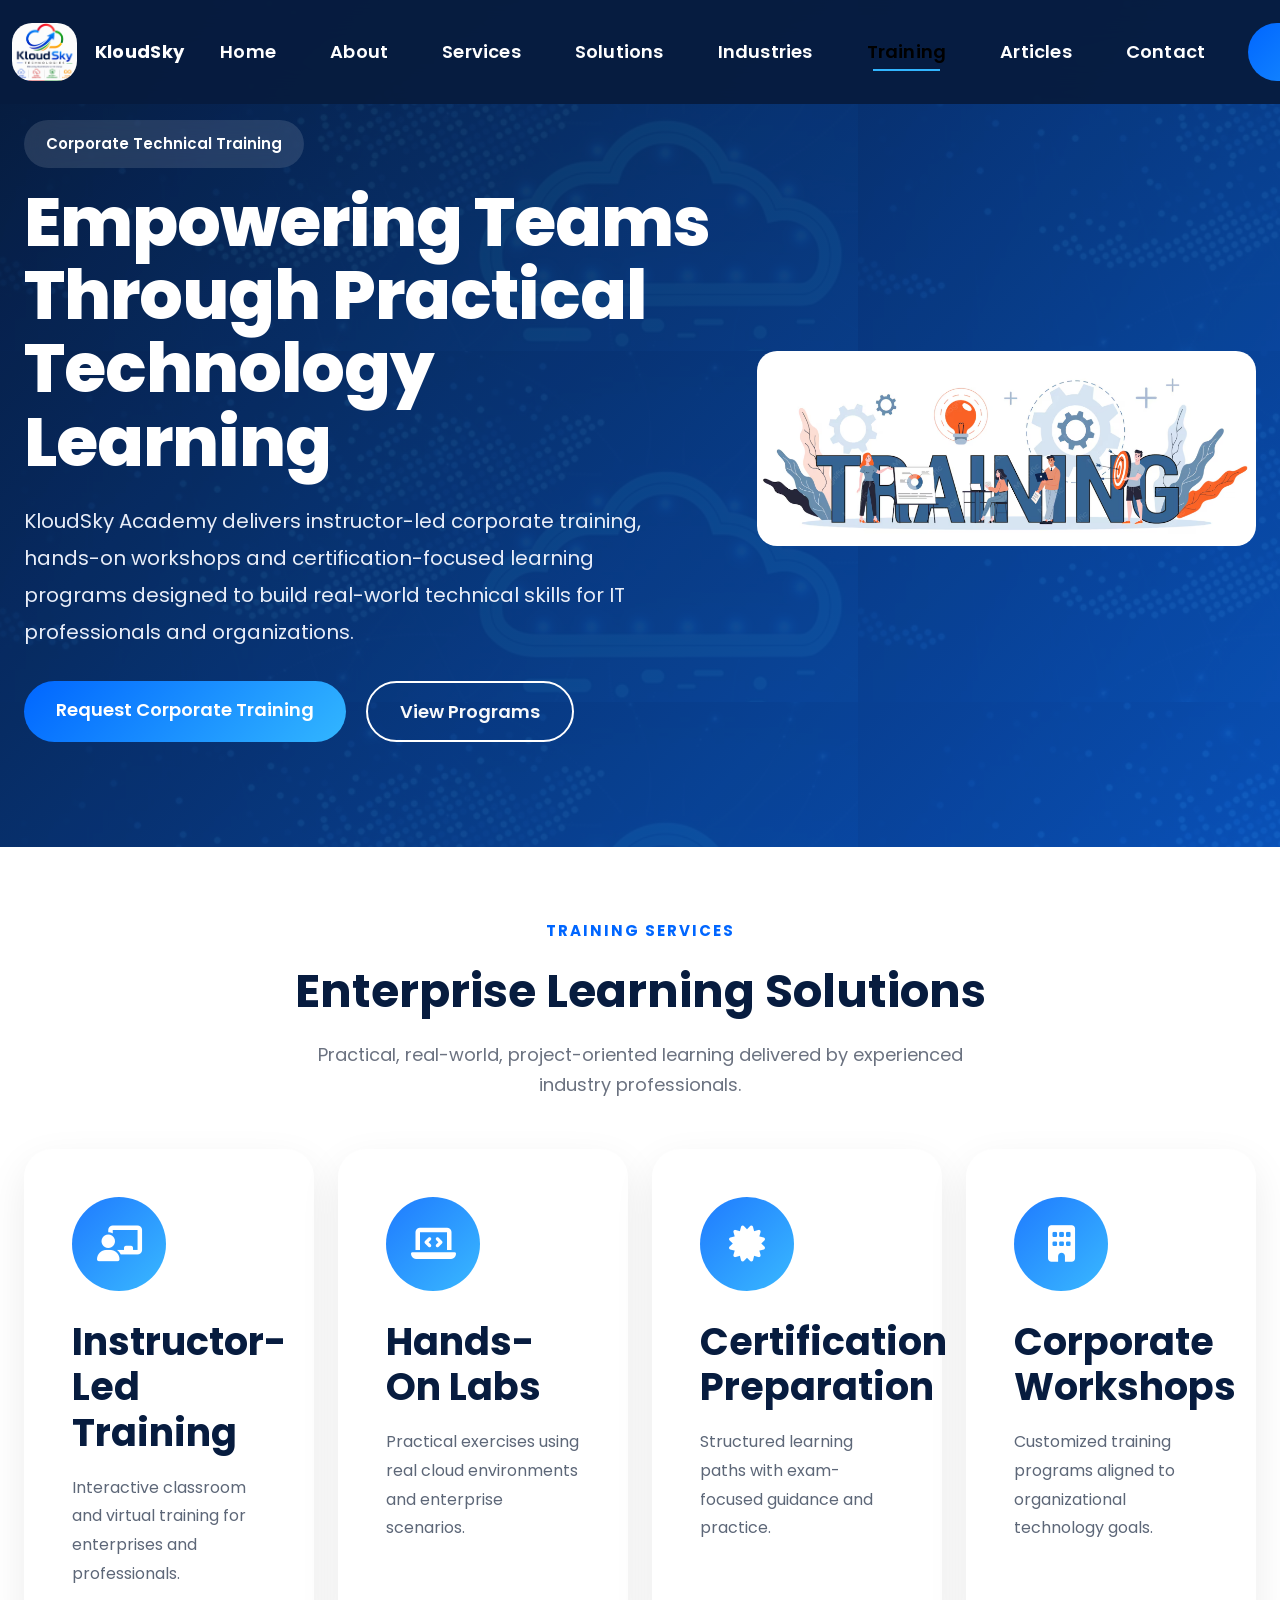
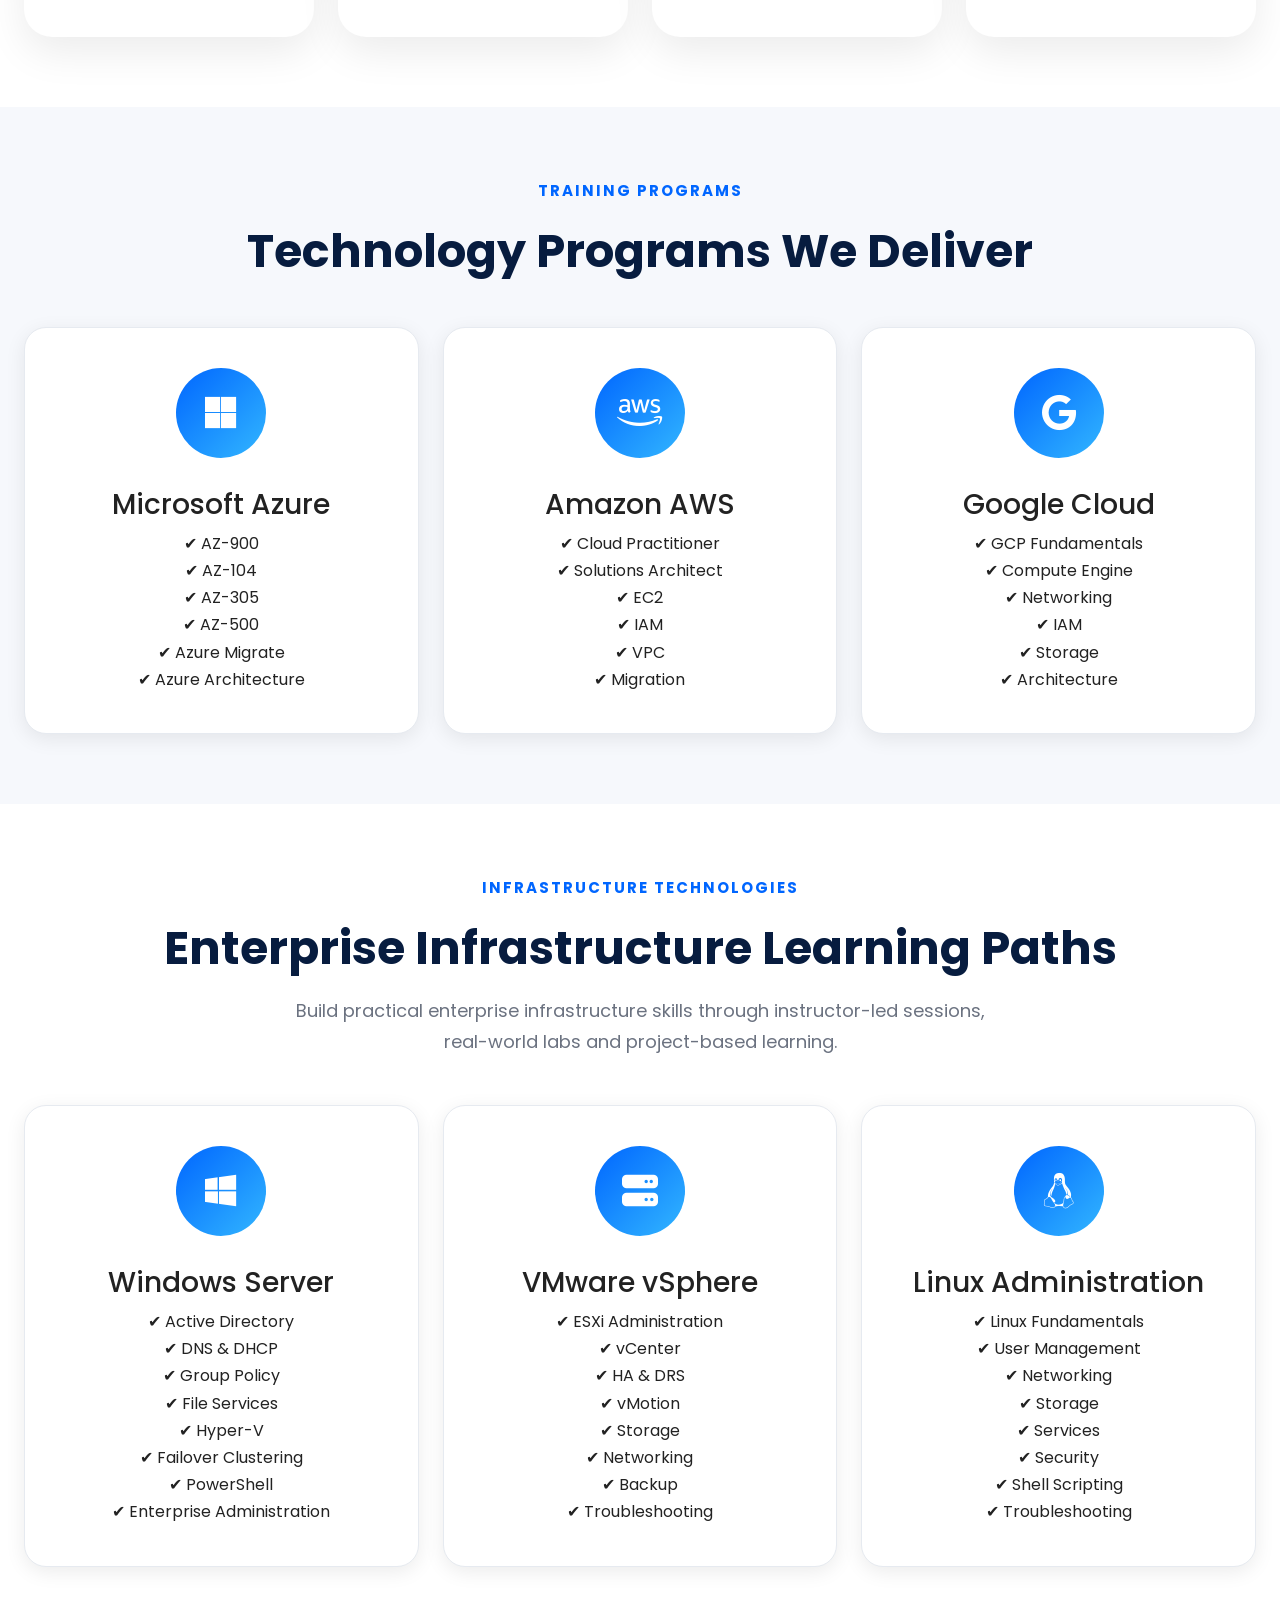
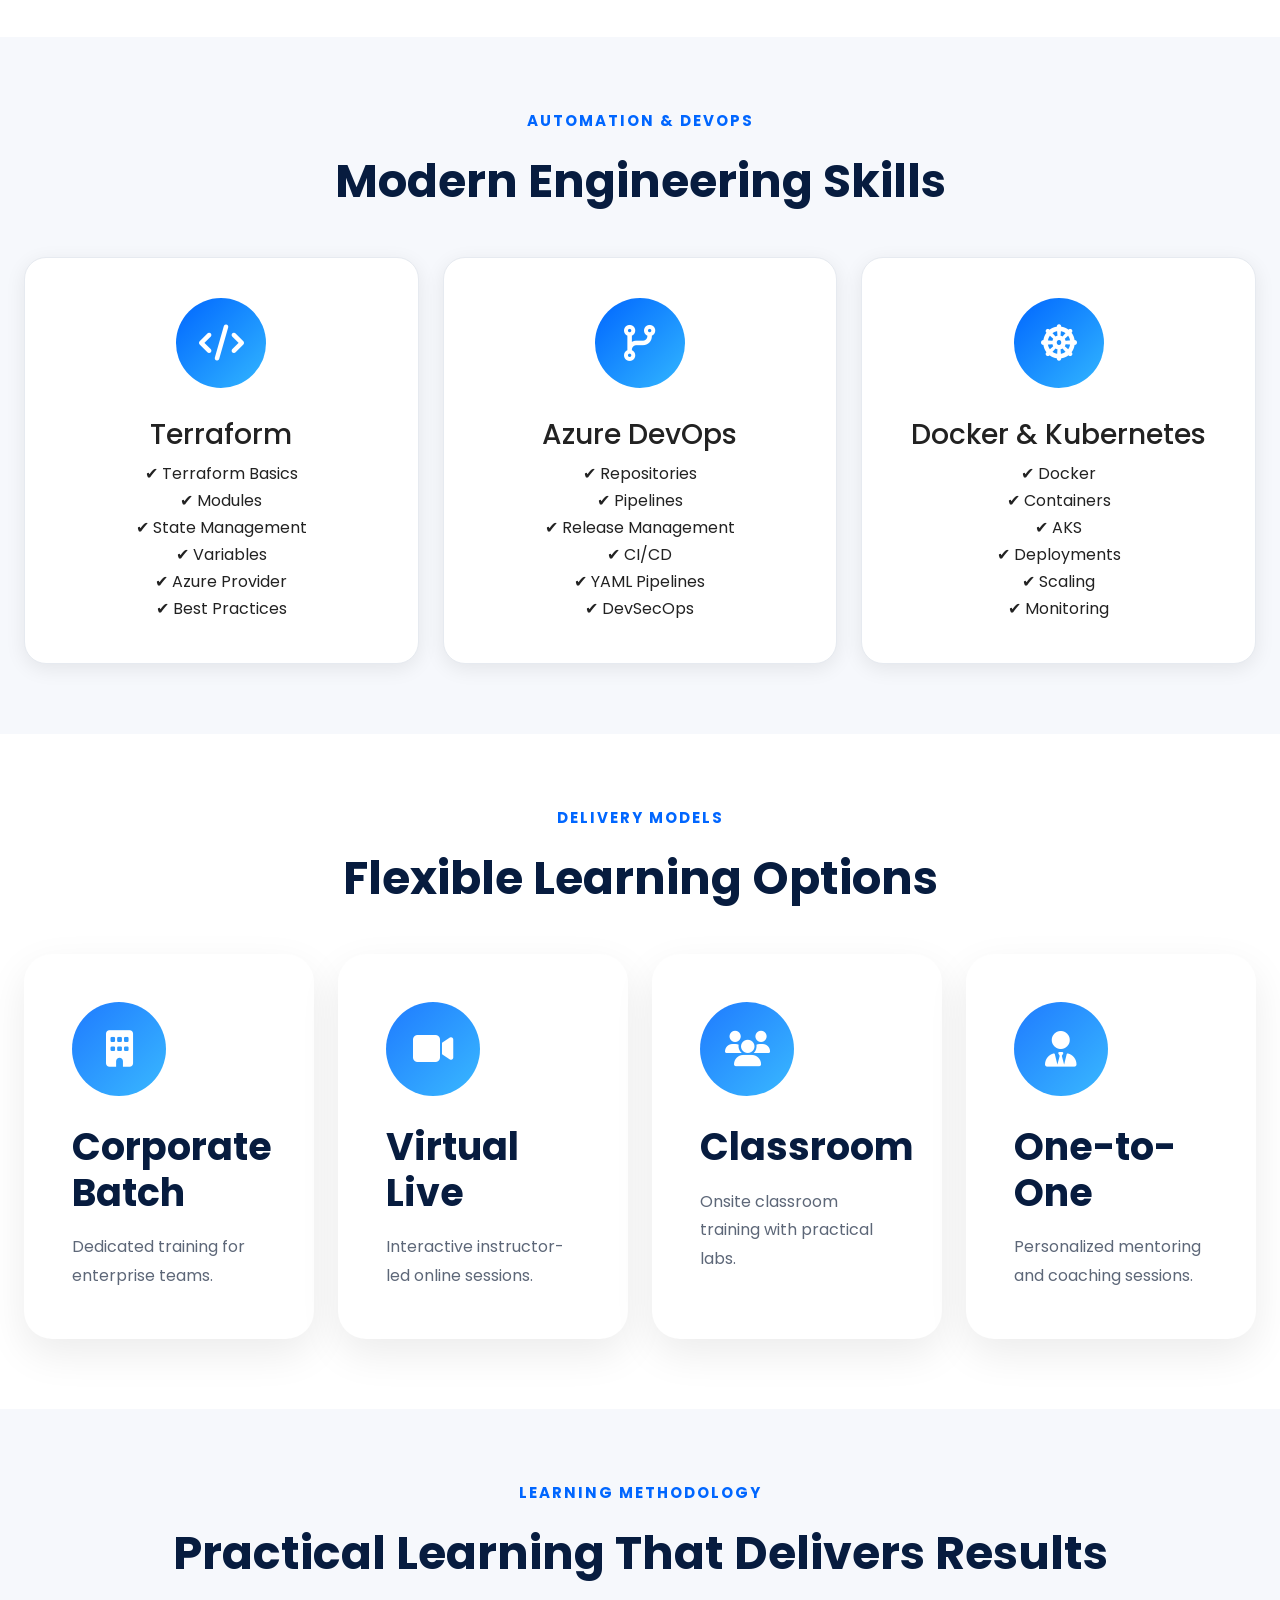
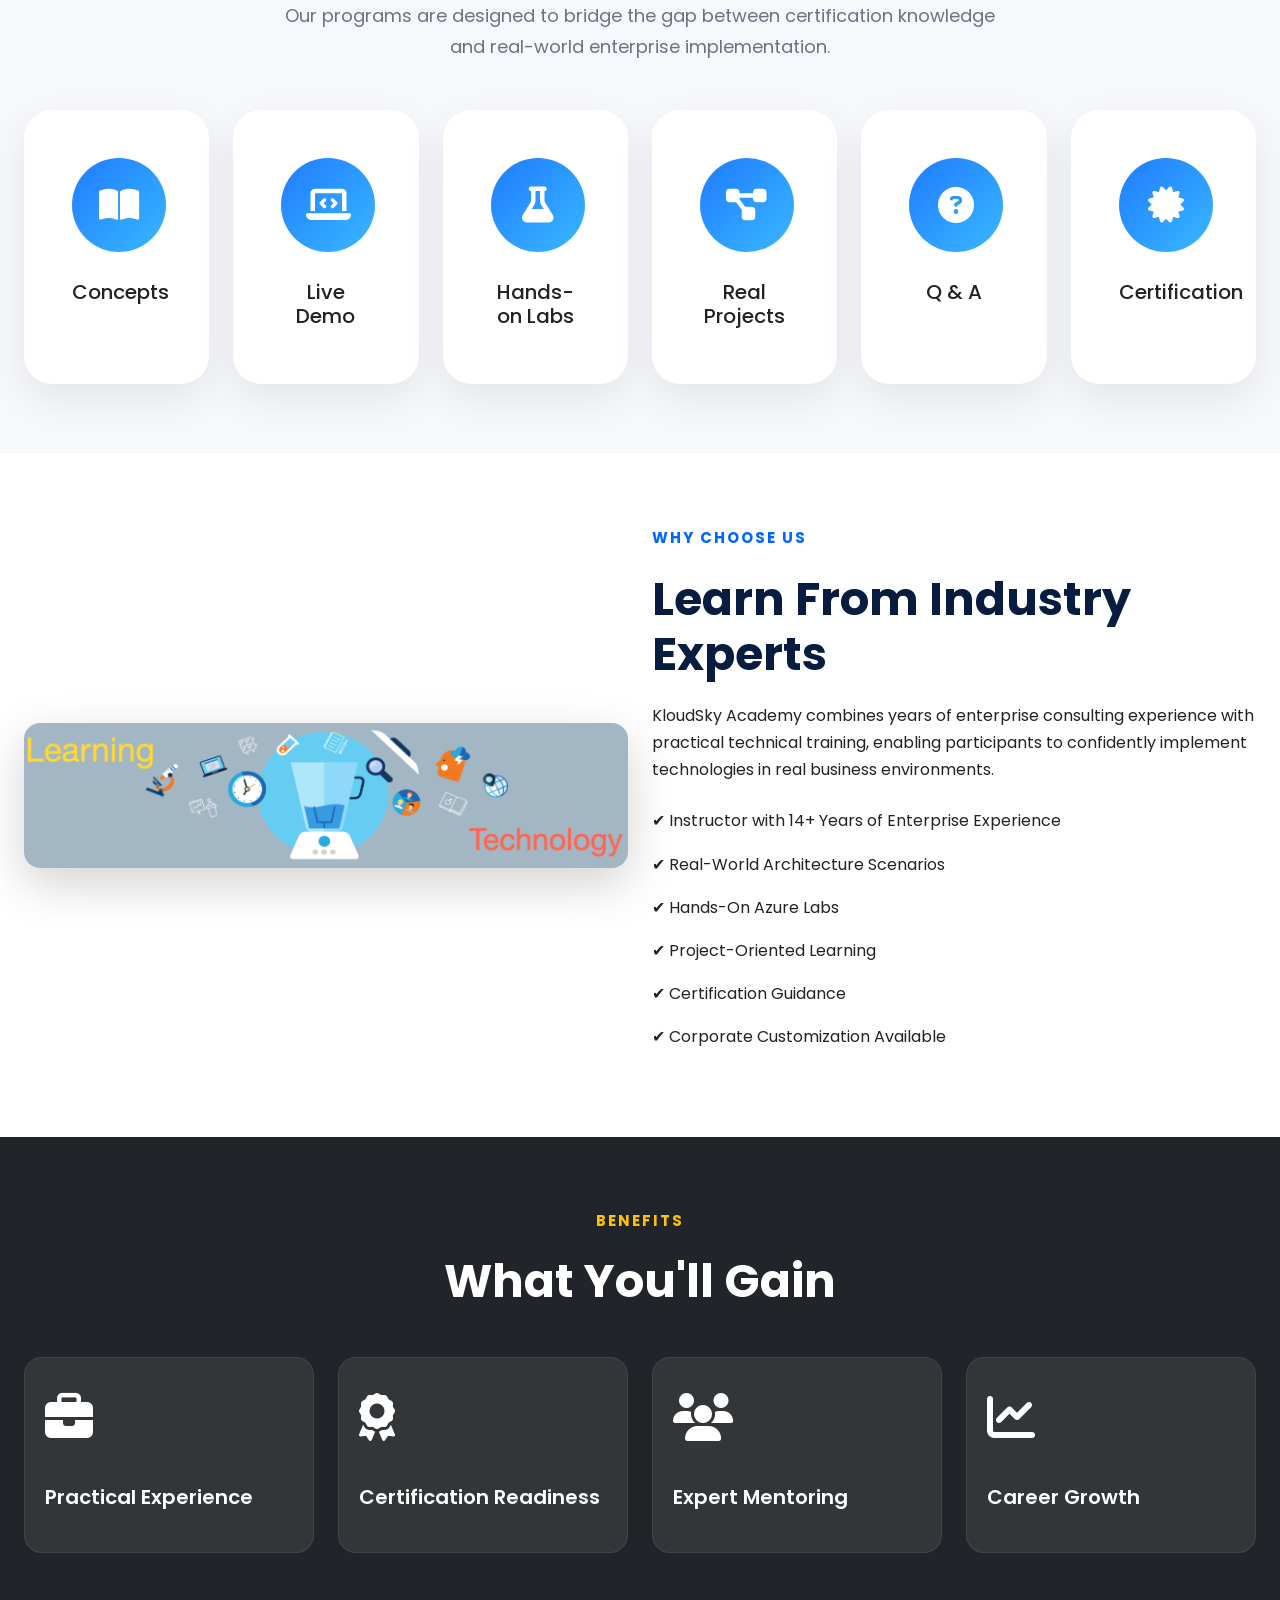
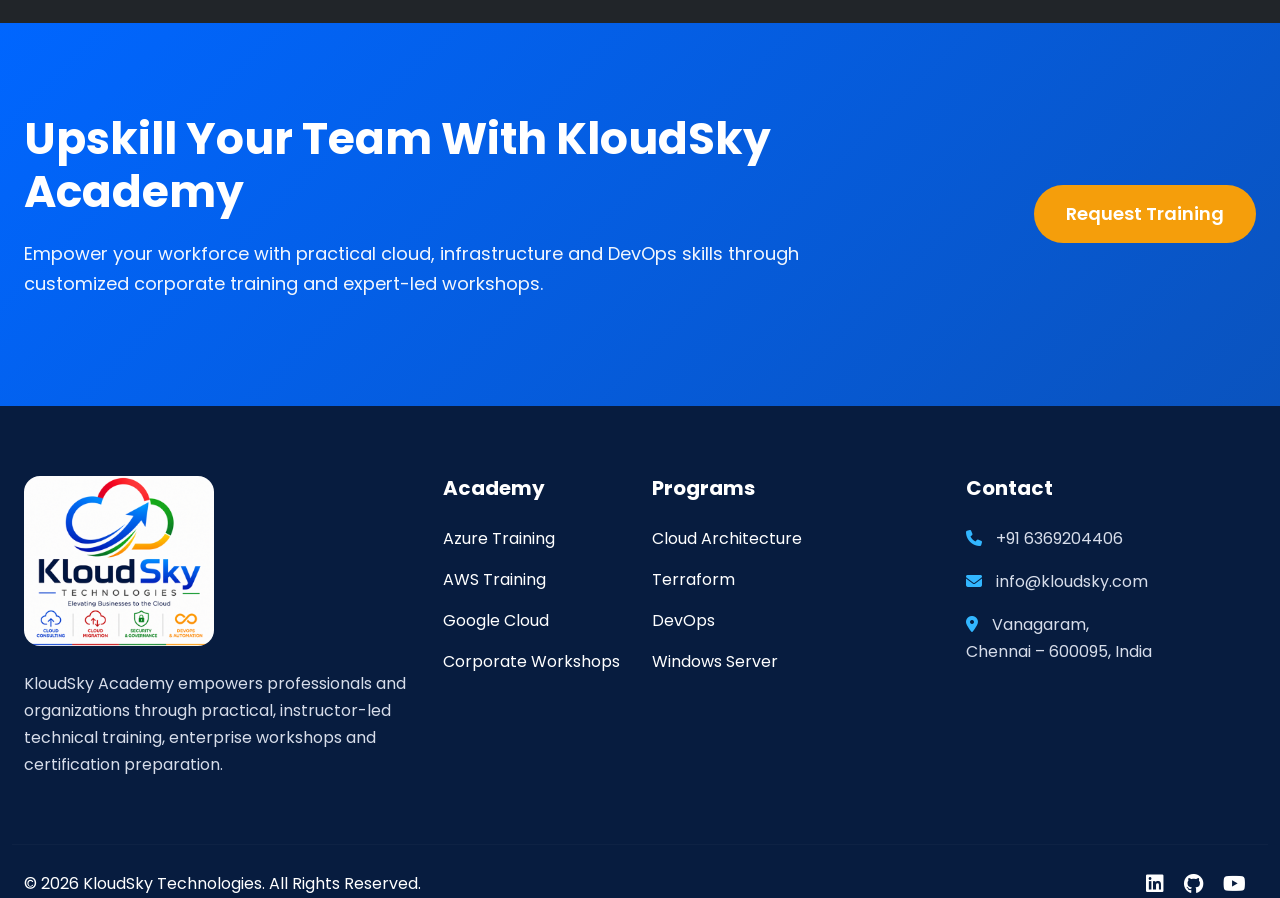
<file: academy.html>
<!DOCTYPE html>

<html lang="en">

<head>

    <!-- ==========================================================
        KloudSky Technologies
        KloudSky Academy
    =========================================================== -->

    <meta charset="UTF-8">

    <meta name="viewport"
        content="width=device-width, initial-scale=1.0">

    <title>

        Training | Corporate Technical Training

    </title>

    <meta name="description"
        content="Enterprise technical training on Microsoft Azure, AWS, Google Cloud, Windows Server, Terraform, DevOps and Cloud Architecture.">

    <!-- Bootstrap -->

    <link href="https://cdn.jsdelivr.net/npm/bootstrap@5.3.3/dist/css/bootstrap.min.css"
        rel="stylesheet">

    <!-- Font Awesome -->

    <link rel="stylesheet"
        href="https://cdnjs.cloudflare.com/ajax/libs/font-awesome/6.6.0/css/all.min.css">

    <!-- Google Font -->

    <link href="https://fonts.googleapis.com/css2?family=Poppins:wght@300;400;500;600;700;800&display=swap"
        rel="stylesheet">

    <!-- AOS -->

    <link href="https://unpkg.com/aos@2.3.4/dist/aos.css"
        rel="stylesheet">

    <link rel="stylesheet"
        href="assets/css/style.css">

</head>

<body>

<header>

<nav class="navbar navbar-expand-lg fixed-top">

<div class="container">

<a class="navbar-brand"
href="index.html">

<img src="assets/images/logo.png"

alt="KloudSky">

<span class="brand-text">

    KloudSky

</span>
</a>

<button class="navbar-toggler"
type="button"
data-bs-toggle="collapse"
data-bs-target="#navbarMenu">

<i class="fas fa-bars"></i>

</button>

<div class="collapse navbar-collapse"
id="navbarMenu">

<ul class="navbar-nav mx-auto">

<li class="nav-item"><a class="nav-link" href="index.html">Home</a></li>

<li class="nav-item"><a class="nav-link" href="about.html">About</a></li>

<li class="nav-item"><a class="nav-link" href="services.html">Services</a></li>

<li class="nav-item"><a class="nav-link" href="solutions.html">Solutions</a></li>

<li class="nav-item"><a class="nav-link" href="industries.html">Industries</a></li>

<li class="nav-item"><a class="nav-link active" href="academy.html">Training</a></li>

<li class="nav-item"><a class="nav-link" href="knowledge.html">Articles</a></li>

<li class="nav-item"><a class="nav-link" href="contact.html">Contact</a></li>

</ul>

<a href="contact.html"
class="btn btn-primary nav-btn">

Book Training

</a>

</div>

</div>

</nav>

</header>



<!-- =====================================================
                    Hero
====================================================== -->

<section class="hero-section">

<div class="hero-overlay"></div>

<div class="container">

<div class="row align-items-center">

<div class="col-lg-7">

<span class="hero-tag">

Corporate Technical Training

</span>

<h1>

Empowering Teams

Through Practical

Technology Learning

</h1>

<p>

KloudSky Academy delivers instructor-led corporate
training, hands-on workshops and certification-focused
learning programs designed to build real-world technical
skills for IT professionals and organizations.

</p>

<div class="hero-buttons">

<a href="contact.html"
class="btn btn-primary btn-lg">

Request Corporate Training

</a>

<a href="#courses"
class="btn btn-outline-light btn-lg">

View Programs

</a>

</div>

</div>

<div class="col-lg-5">

<img src="assets/images/academy-banner.png"
class="img-fluid"
alt="Training">

</div>

</div>

</div>

</section>



<!-- =====================================================
                Training Overview
====================================================== -->

<section class="section-padding">

<div class="container">

<div class="text-center mb-5">

<span class="section-tag">

Training Services

</span>

<h2 class="section-title">

Enterprise Learning Solutions

</h2>

<p class="section-subtitle">

Practical,
real-world,
project-oriented learning delivered by experienced
industry professionals.

</p>

</div>

<div class="row g-4">

<div class="col-lg-3">

<div class="feature-card">

<i class="fas fa-chalkboard-teacher"></i>

<h4>

Instructor-Led Training

</h4>

<p>

Interactive classroom and virtual training
for enterprises and professionals.

</p>

</div>

</div>

<div class="col-lg-3">

<div class="feature-card">

<i class="fas fa-laptop-code"></i>

<h4>

Hands-On Labs

</h4>

<p>

Practical exercises using real cloud
environments and enterprise scenarios.

</p>

</div>

</div>

<div class="col-lg-3">

<div class="feature-card">

<i class="fas fa-certificate"></i>

<h4>

Certification Preparation

</h4>

<p>

Structured learning paths with
exam-focused guidance and practice.

</p>

</div>

</div>

<div class="col-lg-3">

<div class="feature-card">

<i class="fas fa-building"></i>

<h4>

Corporate Workshops

</h4>

<p>

Customized training programs aligned
to organizational technology goals.

</p>

</div>

</div>

</div>

</div>

</section>



<!-- =====================================================
                Training Programs
====================================================== -->

<section id="courses"
class="section-padding section-light">

<div class="container">

<div class="text-center mb-5">

<span class="section-tag">

Training Programs

</span>

<h2 class="section-title">

Technology Programs We Deliver

</h2>

</div>

<div class="row g-4">

<div class="col-lg-4">

<div class="service-card">

<i class="fab fa-microsoft"></i>

<h3>

Microsoft Azure

</h3>

<ul>

<li>✔ AZ-900</li>

<li>✔ AZ-104</li>

<li>✔ AZ-305</li>

<li>✔ AZ-500</li>

<li>✔ Azure Migrate</li>

<li>✔ Azure Architecture</li>

</ul>

</div>

</div>

<div class="col-lg-4">

<div class="service-card">

<i class="fab fa-aws"></i>

<h3>

Amazon AWS

</h3>

<ul>

<li>✔ Cloud Practitioner</li>

<li>✔ Solutions Architect</li>

<li>✔ EC2</li>

<li>✔ IAM</li>

<li>✔ VPC</li>

<li>✔ Migration</li>

</ul>

</div>

</div>

<div class="col-lg-4">

<div class="service-card">

<i class="fab fa-google"></i>

<h3>

Google Cloud

</h3>

<ul>

<li>✔ GCP Fundamentals</li>

<li>✔ Compute Engine</li>

<li>✔ Networking</li>

<li>✔ IAM</li>

<li>✔ Storage</li>

<li>✔ Architecture</li>

</ul>

</div>

</div>

</div>

</div>

</section>

    <!-- =====================================================
                Infrastructure Training
    ====================================================== -->

    <section class="section-padding">

        <div class="container">

            <div class="text-center mb-5">

                <span class="section-tag">

                    Infrastructure Technologies

                </span>

                <h2 class="section-title">

                    Enterprise Infrastructure Learning Paths

                </h2>

                <p class="section-subtitle">

                    Build practical enterprise infrastructure skills through
                    instructor-led sessions, real-world labs and project-based learning.

                </p>

            </div>

            <div class="row g-4">

                <!-- Windows Server -->

                <div class="col-lg-4">

                    <div class="service-card h-100">

                        <i class="fab fa-windows"></i>

                        <h3>

                            Windows Server

                        </h3>

                        <ul>

                            <li>✔ Active Directory</li>

                            <li>✔ DNS & DHCP</li>

                            <li>✔ Group Policy</li>

                            <li>✔ File Services</li>

                            <li>✔ Hyper-V</li>

                            <li>✔ Failover Clustering</li>

                            <li>✔ PowerShell</li>

                            <li>✔ Enterprise Administration</li>

                        </ul>

                    </div>

                </div>

                <!-- VMware -->

                <div class="col-lg-4">

                    <div class="service-card h-100">

                        <i class="fas fa-server"></i>

                        <h3>

                            VMware vSphere

                        </h3>

                        <ul>

                            <li>✔ ESXi Administration</li>

                            <li>✔ vCenter</li>

                            <li>✔ HA & DRS</li>

                            <li>✔ vMotion</li>

                            <li>✔ Storage</li>

                            <li>✔ Networking</li>

                            <li>✔ Backup</li>

                            <li>✔ Troubleshooting</li>

                        </ul>

                    </div>

                </div>

                <!-- Linux -->

                <div class="col-lg-4">

                    <div class="service-card h-100">

                        <i class="fab fa-linux"></i>

                        <h3>

                            Linux Administration

                        </h3>

                        <ul>

                            <li>✔ Linux Fundamentals</li>

                            <li>✔ User Management</li>

                            <li>✔ Networking</li>

                            <li>✔ Storage</li>

                            <li>✔ Services</li>

                            <li>✔ Security</li>

                            <li>✔ Shell Scripting</li>

                            <li>✔ Troubleshooting</li>

                        </ul>

                    </div>

                </div>

            </div>

        </div>

    </section>



    <!-- =====================================================
                DevOps & Automation
    ====================================================== -->

    <section class="section-padding section-light">

        <div class="container">

            <div class="text-center mb-5">

                <span class="section-tag">

                    Automation & DevOps

                </span>

                <h2 class="section-title">

                    Modern Engineering Skills

                </h2>

            </div>

            <div class="row g-4">

                <div class="col-lg-4">

                    <div class="service-card">

                        <i class="fas fa-code"></i>

                        <h3>

                            Terraform

                        </h3>

                        <ul>

                            <li>✔ Terraform Basics</li>

                            <li>✔ Modules</li>

                            <li>✔ State Management</li>

                            <li>✔ Variables</li>

                            <li>✔ Azure Provider</li>

                            <li>✔ Best Practices</li>

                        </ul>

                    </div>

                </div>

                <div class="col-lg-4">

                    <div class="service-card">

                        <i class="fas fa-code-branch"></i>

                        <h3>

                            Azure DevOps

                        </h3>

                        <ul>

                            <li>✔ Repositories</li>

                            <li>✔ Pipelines</li>

                            <li>✔ Release Management</li>

                            <li>✔ CI/CD</li>

                            <li>✔ YAML Pipelines</li>

                            <li>✔ DevSecOps</li>

                        </ul>

                    </div>

                </div>

                <div class="col-lg-4">

                    <div class="service-card">

                        <i class="fas fa-dharmachakra"></i>

                        <h3>

                            Docker & Kubernetes

                        </h3>

                        <ul>

                            <li>✔ Docker</li>

                            <li>✔ Containers</li>

                            <li>✔ AKS</li>

                            <li>✔ Deployments</li>

                            <li>✔ Scaling</li>

                            <li>✔ Monitoring</li>

                        </ul>

                    </div>

                </div>

            </div>

        </div>

    </section>



    <!-- =====================================================
                Training Delivery
    ====================================================== -->

    <section class="section-padding">

        <div class="container">

            <div class="text-center mb-5">

                <span class="section-tag">

                    Delivery Models

                </span>

                <h2 class="section-title">

                    Flexible Learning Options

                </h2>

            </div>

            <div class="row g-4">

                <div class="col-lg-3">

                    <div class="feature-card text-center">

                        <i class="fas fa-building"></i>

                        <h4>

                            Corporate Batch

                        </h4>

                        <p>

                            Dedicated training for enterprise teams.

                        </p>

                    </div>

                </div>

                <div class="col-lg-3">

                    <div class="feature-card text-center">

                        <i class="fas fa-video"></i>

                        <h4>

                            Virtual Live

                        </h4>

                        <p>

                            Interactive instructor-led online sessions.

                        </p>

                    </div>

                </div>

                <div class="col-lg-3">

                    <div class="feature-card text-center">

                        <i class="fas fa-users"></i>

                        <h4>

                            Classroom

                        </h4>

                        <p>

                            Onsite classroom training with practical labs.

                        </p>

                    </div>

                </div>

                <div class="col-lg-3">

                    <div class="feature-card text-center">

                        <i class="fas fa-user-tie"></i>

                        <h4>

                            One-to-One

                        </h4>

                        <p>

                            Personalized mentoring and coaching sessions.

                        </p>

                    </div>

                </div>

            </div>

        </div>

    </section>

        <!-- =====================================================
                Learning Methodology
    ====================================================== -->

    <section class="section-padding section-light">

        <div class="container">

            <div class="text-center mb-5">

                <span class="section-tag">

                    Learning Methodology

                </span>

                <h2 class="section-title">

                    Practical Learning That Delivers Results

                </h2>

                <p class="section-subtitle">

                    Our programs are designed to bridge the gap between
                    certification knowledge and real-world enterprise implementation.

                </p>

            </div>

            <div class="row g-4">

                <div class="col-lg-2">

                    <div class="feature-card text-center">

                        <i class="fas fa-book-open"></i>

                        <h5>

                            Concepts

                        </h5>

                    </div>

                </div>

                <div class="col-lg-2">

                    <div class="feature-card text-center">

                        <i class="fas fa-laptop-code"></i>

                        <h5>

                            Live Demo

                        </h5>

                    </div>

                </div>

                <div class="col-lg-2">

                    <div class="feature-card text-center">

                        <i class="fas fa-flask"></i>

                        <h5>

                            Hands-on Labs

                        </h5>

                    </div>

                </div>

                <div class="col-lg-2">

                    <div class="feature-card text-center">

                        <i class="fas fa-diagram-project"></i>

                        <h5>

                            Real Projects

                        </h5>

                    </div>

                </div>

                <div class="col-lg-2">

                    <div class="feature-card text-center">

                        <i class="fas fa-circle-question"></i>

                        <h5>

                            Q & A

                        </h5>

                    </div>

                </div>

                <div class="col-lg-2">

                    <div class="feature-card text-center">

                        <i class="fas fa-certificate"></i>

                        <h5>

                            Certification

                        </h5>

                    </div>

                </div>

            </div>

        </div>

    </section>



    <!-- =====================================================
                Why KloudSky Academy
    ====================================================== -->

    <section class="section-padding">

        <div class="container">

            <div class="row align-items-center">

                <div class="col-lg-6">

                    <img src="assets/images/training-methodology.png"
                        class="img-fluid rounded-4 shadow-lg"
                        alt="Training Methodology">

                </div>

                <div class="col-lg-6">

                    <span class="section-tag">

                        Why Choose Us

                    </span>

                    <h2 class="section-title">

                        Learn From Industry Experts

                    </h2>

                    <p>

                        KloudSky Academy combines years of enterprise consulting
                        experience with practical technical training, enabling
                        participants to confidently implement technologies in
                        real business environments.

                    </p>

                    <ul class="list-unstyled mt-4">

                        <li class="mb-3">✔ Instructor with 14+ Years of Enterprise Experience</li>

                        <li class="mb-3">✔ Real-World Architecture Scenarios</li>

                        <li class="mb-3">✔ Hands-On Azure Labs</li>

                        <li class="mb-3">✔ Project-Oriented Learning</li>

                        <li class="mb-3">✔ Certification Guidance</li>

                        <li class="mb-3">✔ Corporate Customization Available</li>

                    </ul>

                </div>

            </div>

        </div>

    </section>



    <!-- =====================================================
                Training Benefits
    ====================================================== -->

    <section class="section-padding bg-dark text-white">

        <div class="container">

            <div class="text-center mb-5">

                <span class="section-tag text-warning">

                    Benefits

                </span>

                <h2 class="section-title text-white">

                    What You'll Gain

                </h2>

            </div>

            <div class="row g-4">

                <div class="col-lg-3">

                    <div class="tech-card">

                        <i class="fas fa-briefcase fa-3x"></i>

                        <h5 class="mt-4">

                            Practical Experience

                        </h5>

                    </div>

                </div>

                <div class="col-lg-3">

                    <div class="tech-card">

                        <i class="fas fa-award fa-3x"></i>

                        <h5 class="mt-4">

                            Certification Readiness

                        </h5>

                    </div>

                </div>

                <div class="col-lg-3">

                    <div class="tech-card">

                        <i class="fas fa-users fa-3x"></i>

                        <h5 class="mt-4">

                            Expert Mentoring

                        </h5>

                    </div>

                </div>

                <div class="col-lg-3">

                    <div class="tech-card">

                        <i class="fas fa-chart-line fa-3x"></i>

                        <h5 class="mt-4">

                            Career Growth

                        </h5>

                    </div>

                </div>

            </div>

        </div>

    </section>



    <!-- =====================================================
                Call To Action
    ====================================================== -->

    <section class="cta-section">

        <div class="container">

            <div class="row align-items-center">

                <div class="col-lg-8">

                    <h2>

                        Upskill Your Team With KloudSky Academy

                    </h2>

                    <p>

                        Empower your workforce with practical cloud,
                        infrastructure and DevOps skills through customized
                        corporate training and expert-led workshops.

                    </p>

                </div>

                <div class="col-lg-4 text-lg-end">

                    <a href="contact.html"
                        class="btn btn-warning btn-lg">

                        Request Training

                    </a>

                </div>

            </div>

        </div>

    </section>



    <!-- =====================================================
                Footer
    ====================================================== -->

    <footer class="footer">

        <div class="container">

            <div class="row">

                <div class="col-lg-4">

                    <img src="assets/images/logo.png"
                        class="footer-logo"
                        alt="KloudSky">

                    <p class="mt-4">

                        KloudSky Academy empowers professionals and organizations
                        through practical, instructor-led technical training,
                        enterprise workshops and certification preparation.

                    </p>

                </div>

                <div class="col-lg-2">

                    <h5>Academy</h5>

                    <ul class="footer-links">

                        <li>Azure Training</li>
                        <li>AWS Training</li>
                        <li>Google Cloud</li>
                        <li>Corporate Workshops</li>

                    </ul>

                </div>

                <div class="col-lg-3">

                    <h5>Programs</h5>

                    <ul class="footer-links">

                        <li>Cloud Architecture</li>
                        <li>Terraform</li>
                        <li>DevOps</li>
                        <li>Windows Server</li>

                    </ul>

                </div>

                <div class="col-lg-3">

                    <h5>Contact</h5>

                    <p><i class="fas fa-phone"></i> +91 6369204406</p>

                    <p><i class="fas fa-envelope"></i> info@kloudsky.com</p>

                    <p>

                        <i class="fas fa-location-dot"></i>

                        Vanagaram,<br>

                        Chennai – 600095, India

                    </p>

                </div>

            </div>

            <hr>

            <div class="row align-items-center">

                <div class="col-lg-6">

                    © <span id="copyrightYear"></span>
                    KloudSky Technologies.
                    All Rights Reserved.

                </div>

                <div class="col-lg-6 text-lg-end">

                    <a href="#"><i class="fab fa-linkedin fa-lg me-3"></i></a>

                    <a href="#"><i class="fab fa-github fa-lg me-3"></i></a>

                    <a href="#"><i class="fab fa-youtube fa-lg"></i></a>

                </div>

            </div>

        </div>

    </footer>



    <!-- =====================================================
                Back To Top
    ====================================================== -->

    <button id="backToTop">

        <i class="fas fa-chevron-up"></i>

    </button>



    <!-- =====================================================
                JavaScript
    ====================================================== -->

    <script src="https://cdn.jsdelivr.net/npm/bootstrap@5.3.3/dist/js/bootstrap.bundle.min.js"></script>

    <script src="https://unpkg.com/aos@2.3.4/dist/aos.js"></script>

    <script>

        AOS.init({
            duration: 1000,
            once: true
        });

    </script>

    <script src="assets/js/main.js"></script>

</body>

</html>
</file>
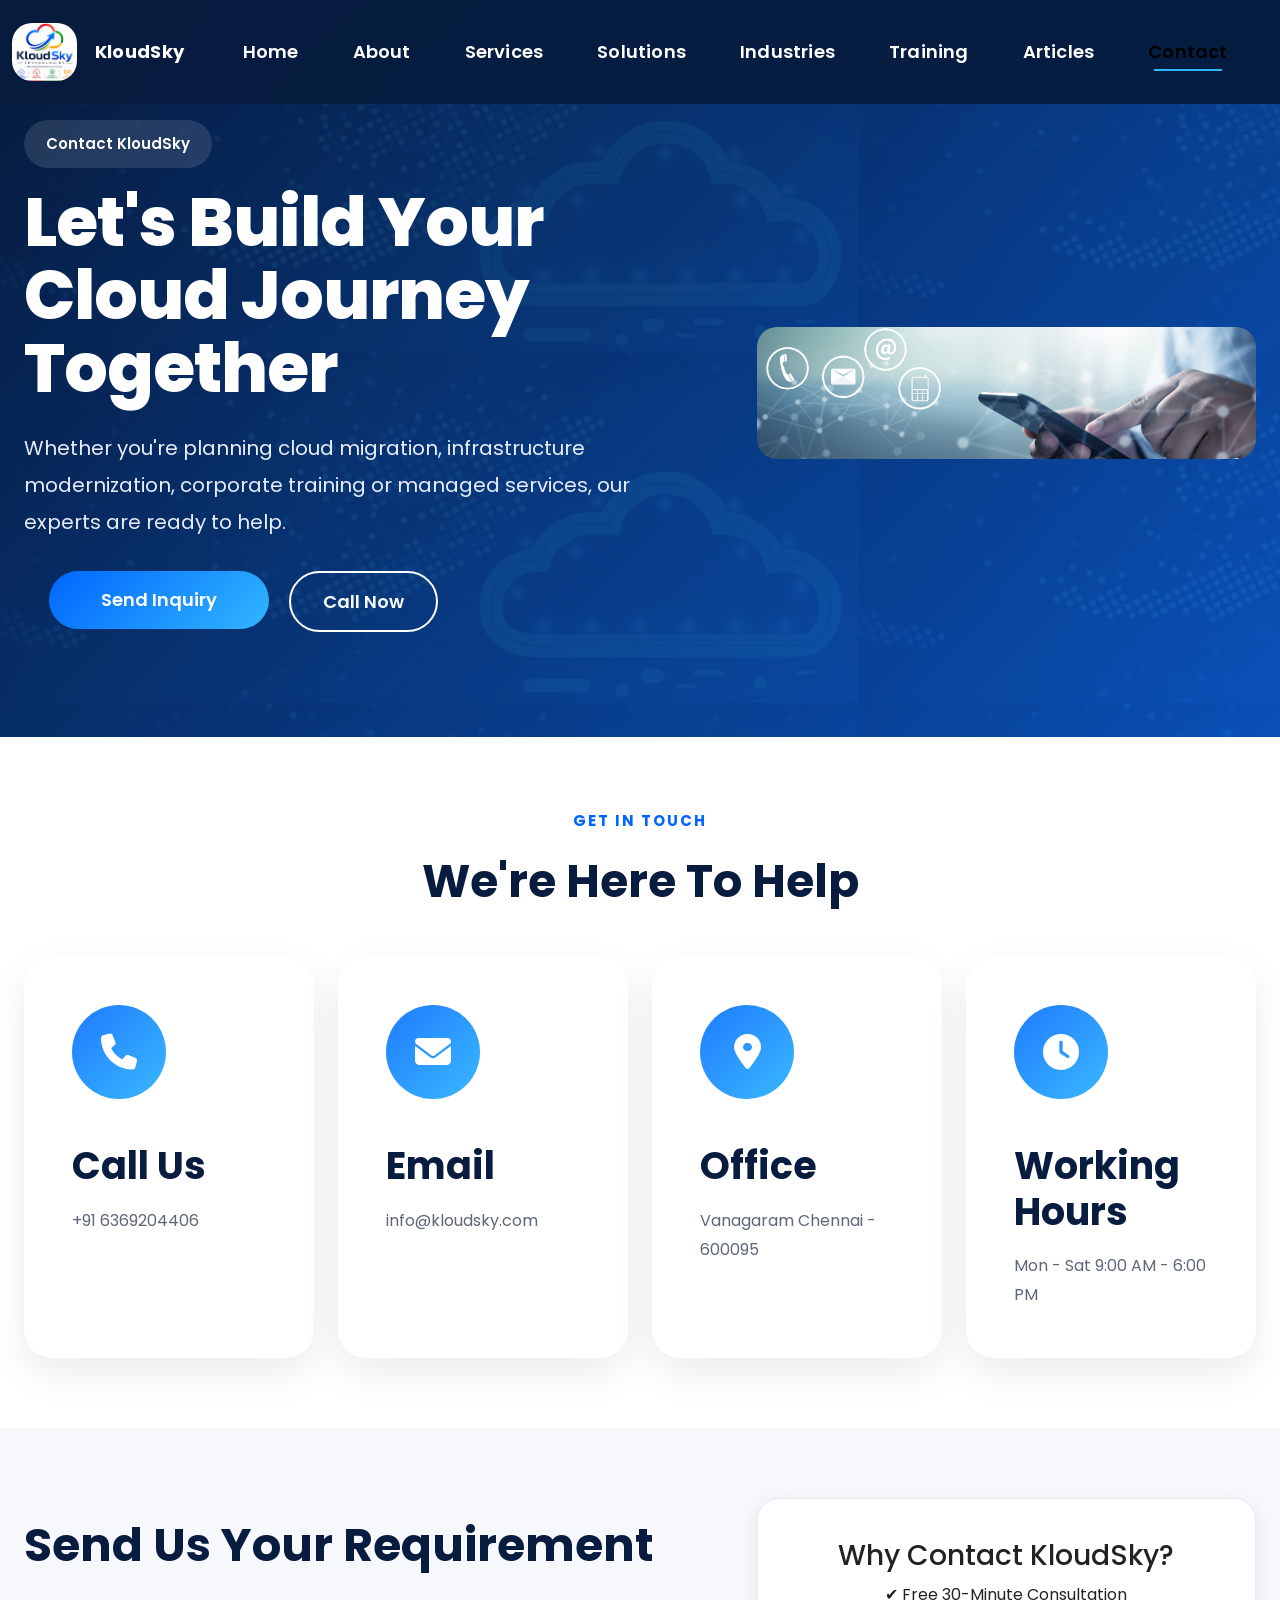
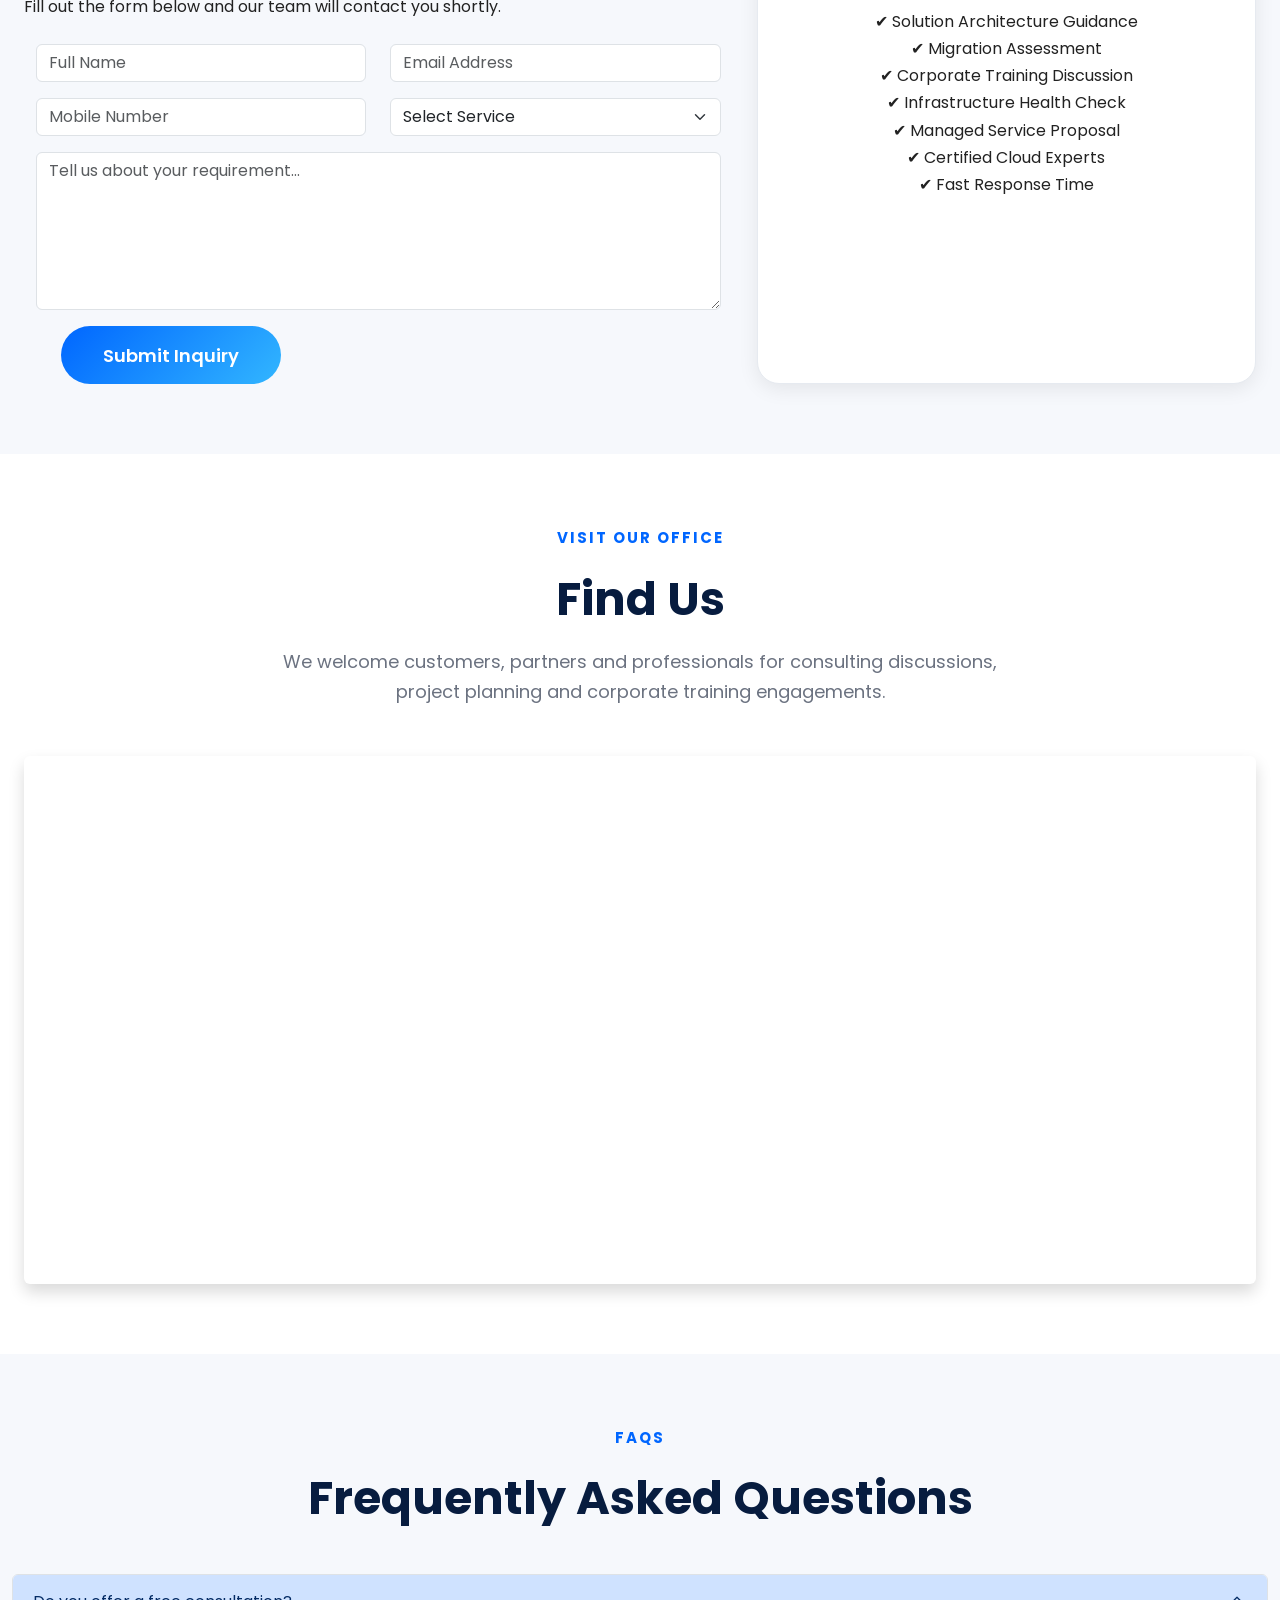
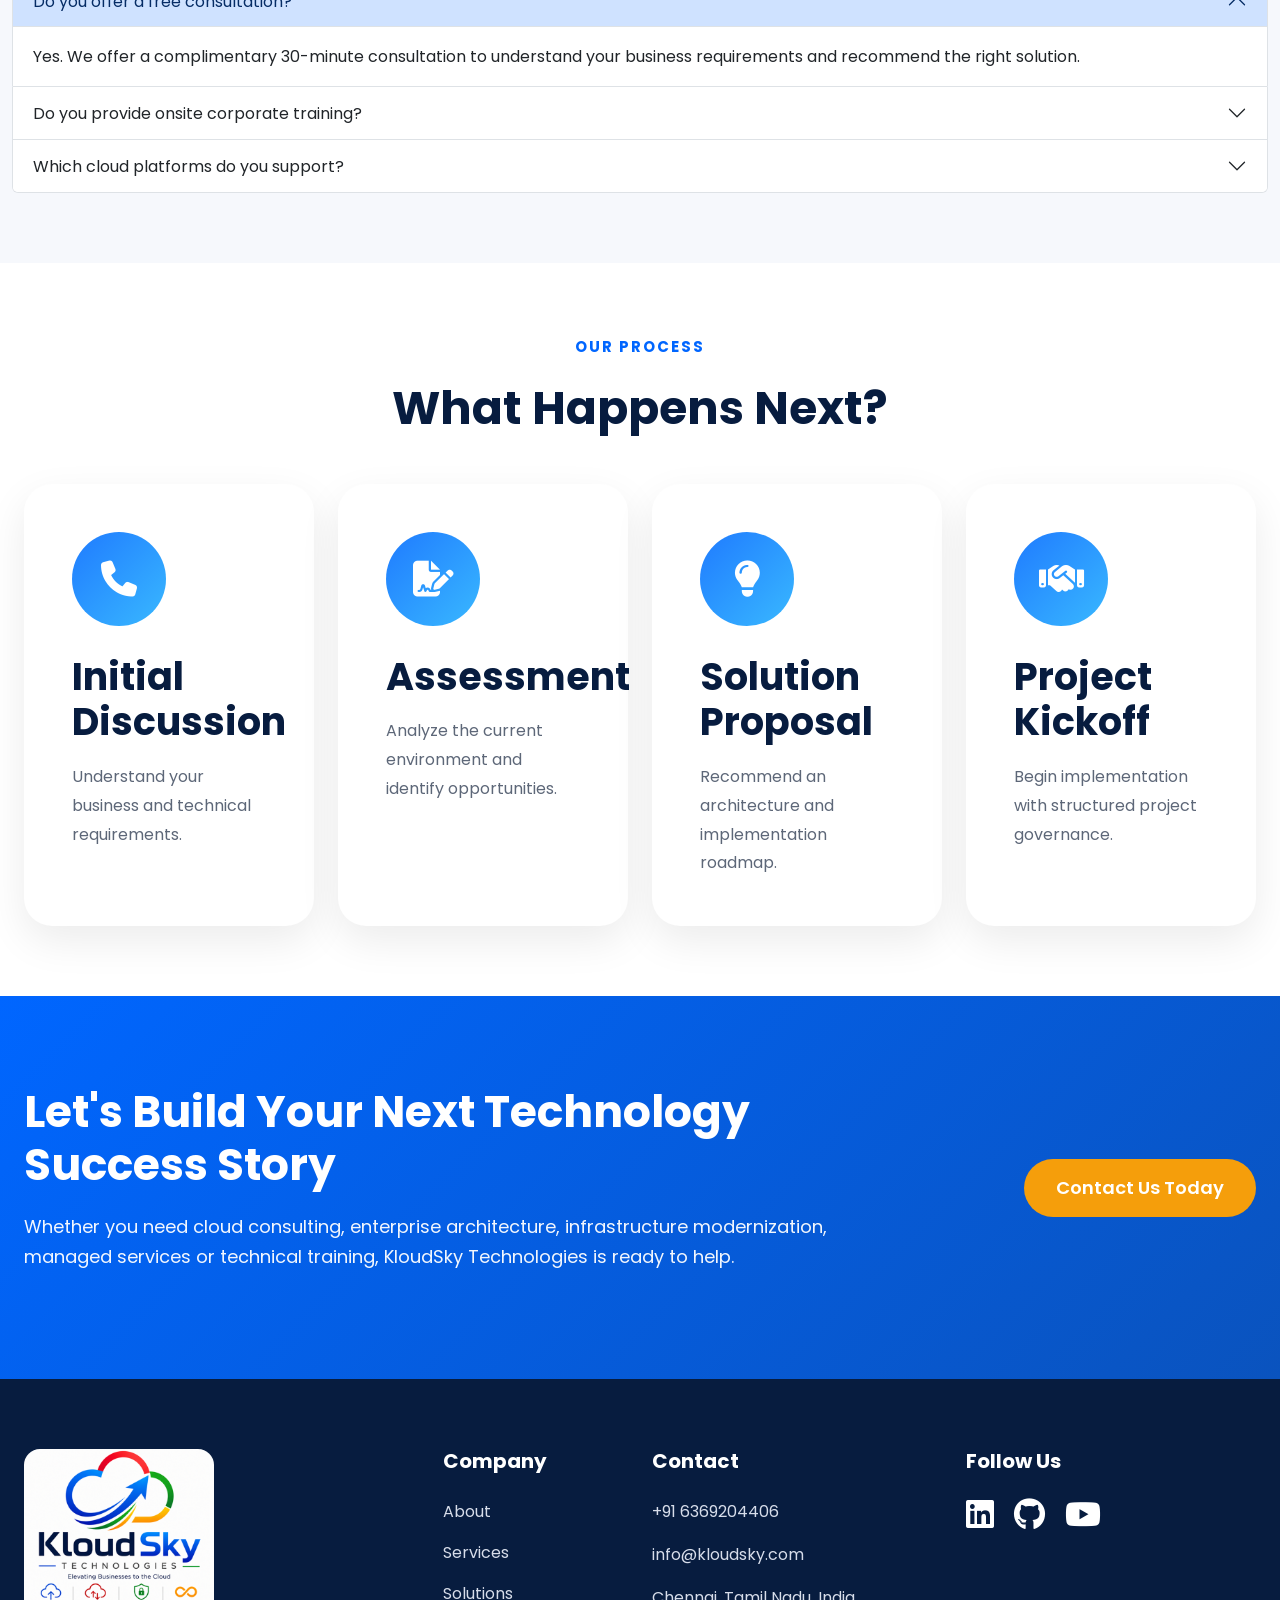
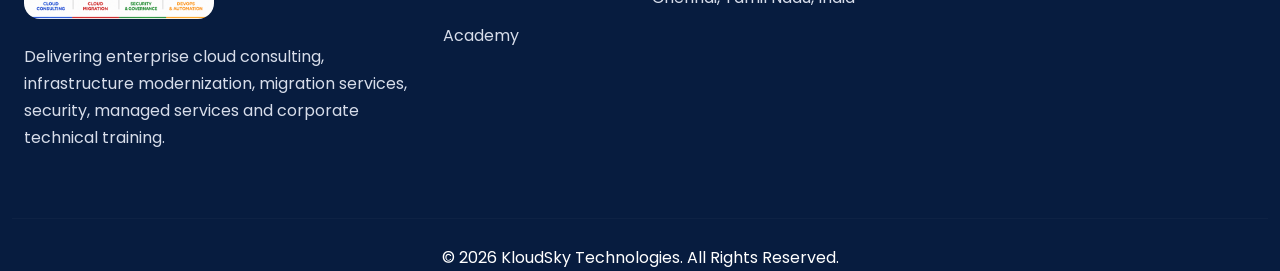
<file: contact.html>
<!DOCTYPE html>

<html lang="en">

<head>

    <!-- ==========================================================
        KloudSky Technologies
        Contact Us
    =========================================================== -->

    <meta charset="UTF-8">

    <meta name="viewport"
        content="width=device-width, initial-scale=1.0">

    <title>

        Contact Us | KloudSky Technologies

    </title>

    <meta name="description"
        content="Contact KloudSky Technologies for cloud consulting, infrastructure modernization, cloud migration, corporate training and managed services.">

    <!-- Bootstrap -->

    <link href="https://cdn.jsdelivr.net/npm/bootstrap@5.3.3/dist/css/bootstrap.min.css"
        rel="stylesheet">

    <!-- Font Awesome -->

    <link rel="stylesheet"
        href="https://cdnjs.cloudflare.com/ajax/libs/font-awesome/6.6.0/css/all.min.css">

    <!-- Google Font -->

    <link href="https://fonts.googleapis.com/css2?family=Poppins:wght@300;400;500;600;700;800&display=swap"
        rel="stylesheet">

    <!-- AOS -->

    <link href="https://unpkg.com/aos@2.3.4/dist/aos.css"
        rel="stylesheet">

    <link rel="stylesheet"
        href="assets/css/style.css">

</head>

<body>

<header>

<nav class="navbar navbar-expand-lg fixed-top">

<div class="container">

<a class="navbar-brand"
href="index.html">

<img src="assets/images/logo.png"

alt="KloudSky">
<span class="brand-text">

    KloudSky

</span>
</a>

<button class="navbar-toggler"
type="button"
data-bs-toggle="collapse"
data-bs-target="#navbarMenu">

<i class="fas fa-bars"></i>

</button>

<div class="collapse navbar-collapse"
id="navbarMenu">

<ul class="navbar-nav mx-auto">

<li class="nav-item"><a class="nav-link" href="index.html">Home</a></li>

<li class="nav-item"><a class="nav-link" href="about.html">About</a></li>

<li class="nav-item"><a class="nav-link" href="services.html">Services</a></li>

<li class="nav-item"><a class="nav-link" href="solutions.html">Solutions</a></li>

<li class="nav-item"><a class="nav-link" href="industries.html">Industries</a></li>

<li class="nav-item"><a class="nav-link" href="academy.html">Training</a></li>

<li class="nav-item"><a class="nav-link" href="knowledge.html">Articles</a></li>

<li class="nav-item"><a class="nav-link active" href="contact.html">Contact</a></li>

</ul>

</div>

</div>

</nav>

</header>



<!-- =====================================================
                    Hero
====================================================== -->

<section class="hero-section">

<div class="hero-overlay"></div>

<div class="container">

<div class="row align-items-center">

<div class="col-lg-7">

<span class="hero-tag">

Contact KloudSky

</span>

<h1>

Let's Build

Your Cloud Journey

Together

</h1>

<p>

Whether you're planning cloud migration,
infrastructure modernization,
corporate training
or managed services,
our experts are ready to help.

</p>

<div class="hero-buttons">

<a href="#contactForm"
class="btn btn-primary nav-btn">

Send Inquiry

</a>

<a href="tel:+916369204406"
class="btn btn-outline-light btn-lg">

Call Now

</a>

</div>

</div>

<div class="col-lg-5">

<img src="assets/images/contact-banner.png"
class="img-fluid"
alt="Contact">

</div>

</div>

</div>

</section>



<!-- =====================================================
                Contact Information
====================================================== -->

<section class="section-padding">

<div class="container">

<div class="text-center mb-5">

<span class="section-tag">

Get In Touch

</span>

<h2 class="section-title">

We're Here To Help

</h2>

</div>

<div class="row g-4">

<div class="col-lg-3">

<div class="feature-card text-center">

<i class="fas fa-phone fa-3x"></i>

<h4 class="mt-3">

Call Us

</h4>

<p>

+91 6369204406

</p>

</div>

</div>

<div class="col-lg-3">

<div class="feature-card text-center">

<i class="fas fa-envelope fa-3x"></i>

<h4 class="mt-3">

Email

</h4>

<p>

info@kloudsky.com

</p>

</div>

</div>

<div class="col-lg-3">

<div class="feature-card text-center">

<i class="fas fa-location-dot fa-3x"></i>

<h4 class="mt-3">

Office

</h4>

<p>

Vanagaram

Chennai - 600095

</p>

</div>

</div>

<div class="col-lg-3">

<div class="feature-card text-center">

<i class="fas fa-clock fa-3x"></i>

<h4 class="mt-3">

Working Hours

</h4>

<p>

Mon - Sat

9:00 AM - 6:00 PM

</p>

</div>

</div>

</div>

</div>

</section>



<!-- =====================================================
            Contact Form
====================================================== -->

<section id="contactForm"
class="section-padding section-light">

<div class="container">

<div class="row">

<div class="col-lg-7">

<h2 class="section-title">

Send Us Your Requirement

</h2>

<p class="mb-4">

Fill out the form below and our team will contact you shortly.

</p>

<form>

<div class="row">

<div class="col-md-6 mb-3">

<input type="text"
class="form-control"
placeholder="Full Name"
required>

</div>

<div class="col-md-6 mb-3">

<input type="email"
class="form-control"
placeholder="Email Address"
required>

</div>

<div class="col-md-6 mb-3">

<input type="tel"
class="form-control"
placeholder="Mobile Number">

</div>

<div class="col-md-6 mb-3">

<select class="form-select">

<option>Select Service</option>

<option>Cloud Consulting</option>

<option>Cloud Migration</option>

<option>Infrastructure Management</option>

<option>Corporate Training</option>

<option>Managed Services</option>

</select>

</div>

<div class="col-12 mb-3">

<textarea class="form-control"
rows="6"
placeholder="Tell us about your requirement..."></textarea>

</div>

<div class="col-12">

<button class="btn btn-primary nav-btn">

Submit Inquiry

</button>

</div>

</div>

</form>

</div>

<div class="col-lg-5">

<div class="service-card">

<h3>

Why Contact KloudSky?

</h3>

<ul>

<li>✔ Free 30-Minute Consultation</li>

<li>✔ Solution Architecture Guidance</li>

<li>✔ Migration Assessment</li>

<li>✔ Corporate Training Discussion</li>

<li>✔ Infrastructure Health Check</li>

<li>✔ Managed Service Proposal</li>

<li>✔ Certified Cloud Experts</li>

<li>✔ Fast Response Time</li>

</ul>

</div>

</div>

</div>

</div>

</section>

    <!-- =====================================================
                Location & Google Maps
    ====================================================== -->

    <section class="section-padding">

        <div class="container">

            <div class="text-center mb-5">

                <span class="section-tag">

                    Visit Our Office

                </span>

                <h2 class="section-title">

                    Find Us

                </h2>

                <p class="section-subtitle">

                    We welcome customers, partners and professionals for
                    consulting discussions, project planning and corporate
                    training engagements.

                </p>

            </div>

            <div class="row">

                <div class="col-lg-12">

                    <div class="ratio ratio-21x9 rounded shadow">

                        <iframe
                            src="https://www.google.com/maps?q=Vanagaram,Chennai&output=embed"
                            loading="lazy"
                            allowfullscreen>
                        </iframe>

                    </div>

                </div>

            </div>

        </div>

    </section>



    <!-- =====================================================
                    Frequently Asked Questions
    ====================================================== -->

    <section class="section-padding section-light">

        <div class="container">

            <div class="text-center mb-5">

                <span class="section-tag">

                    FAQs

                </span>

                <h2 class="section-title">

                    Frequently Asked Questions

                </h2>

            </div>

            <div class="accordion" id="contactFAQ">

                <div class="accordion-item">

                    <h2 class="accordion-header">

                        <button class="accordion-button"
                            data-bs-toggle="collapse"
                            data-bs-target="#faq1">

                            Do you offer a free consultation?

                        </button>

                    </h2>

                    <div id="faq1"
                        class="accordion-collapse collapse show"
                        data-bs-parent="#contactFAQ">

                        <div class="accordion-body">

                            Yes. We offer a complimentary 30-minute consultation
                            to understand your business requirements and recommend
                            the right solution.

                        </div>

                    </div>

                </div>

                <div class="accordion-item">

                    <h2 class="accordion-header">

                        <button class="accordion-button collapsed"
                            data-bs-toggle="collapse"
                            data-bs-target="#faq2">

                            Do you provide onsite corporate training?

                        </button>

                    </h2>

                    <div id="faq2"
                        class="accordion-collapse collapse"
                        data-bs-parent="#contactFAQ">

                        <div class="accordion-body">

                            Yes. We conduct onsite, virtual and customized
                            corporate training programs across India and
                            internationally.

                        </div>

                    </div>

                </div>

                <div class="accordion-item">

                    <h2 class="accordion-header">

                        <button class="accordion-button collapsed"
                            data-bs-toggle="collapse"
                            data-bs-target="#faq3">

                            Which cloud platforms do you support?

                        </button>

                    </h2>

                    <div id="faq3"
                        class="accordion-collapse collapse"
                        data-bs-parent="#contactFAQ">

                        <div class="accordion-body">

                            We provide consulting and implementation services
                            for Microsoft Azure, Amazon Web Services (AWS)
                            and Google Cloud Platform (GCP).

                        </div>

                    </div>

                </div>

            </div>

        </div>

    </section>



    <!-- =====================================================
                    Engagement Process
    ====================================================== -->

    <section class="section-padding">

        <div class="container">

            <div class="text-center mb-5">

                <span class="section-tag">

                    Our Process

                </span>

                <h2 class="section-title">

                    What Happens Next?

                </h2>

            </div>

            <div class="row g-4 text-center">

                <div class="col-lg-3">

                    <div class="feature-card">

                        <i class="fas fa-phone"></i>

                        <h4>

                            Initial Discussion

                        </h4>

                        <p>

                            Understand your business and technical requirements.

                        </p>

                    </div>

                </div>

                <div class="col-lg-3">

                    <div class="feature-card">

                        <i class="fas fa-file-signature"></i>

                        <h4>

                            Assessment

                        </h4>

                        <p>

                            Analyze the current environment and identify opportunities.

                        </p>

                    </div>

                </div>

                <div class="col-lg-3">

                    <div class="feature-card">

                        <i class="fas fa-lightbulb"></i>

                        <h4>

                            Solution Proposal

                        </h4>

                        <p>

                            Recommend an architecture and implementation roadmap.

                        </p>

                    </div>

                </div>

                <div class="col-lg-3">

                    <div class="feature-card">

                        <i class="fas fa-handshake"></i>

                        <h4>

                            Project Kickoff

                        </h4>

                        <p>

                            Begin implementation with structured project governance.

                        </p>

                    </div>

                </div>

            </div>

        </div>

    </section>



    <!-- =====================================================
                    Final CTA
    ====================================================== -->

    <section class="cta-section">

        <div class="container">

            <div class="row align-items-center">

                <div class="col-lg-8">

                    <h2>

                        Let's Build Your Next Technology Success Story

                    </h2>

                    <p>

                        Whether you need cloud consulting,
                        enterprise architecture,
                        infrastructure modernization,
                        managed services or technical training,
                        KloudSky Technologies is ready to help.

                    </p>

                </div>

                <div class="col-lg-4 text-lg-end">

                    <a href="mailto:info@kloudsky.com"
                        class="btn btn-warning btn-lg">

                        Contact Us Today

                    </a>

                </div>

            </div>

        </div>

    </section>



    <!-- =====================================================
                    Footer
    ====================================================== -->

    <footer class="footer">

        <div class="container">

            <div class="row">

                <div class="col-lg-4">

                    <img src="assets/images/logo.png"
                        class="footer-logo"
                        alt="KloudSky">

                    <p class="mt-4">

                        Delivering enterprise cloud consulting,
                        infrastructure modernization,
                        migration services,
                        security,
                        managed services
                        and corporate technical training.

                    </p>

                </div>

                <div class="col-lg-2">

                    <h5>

                        Company

                    </h5>

                    <ul class="footer-links">

                        <li><a href="about.html">About</a></li>

                        <li><a href="services.html">Services</a></li>

                        <li><a href="solutions.html">Solutions</a></li>

                        <li><a href="academy.html">Academy</a></li>

                    </ul>

                </div>

                <div class="col-lg-3">

                    <h5>

                        Contact

                    </h5>

                    <p>

                        +91 6369204406

                    </p>

                    <p>

                        info@kloudsky.com

                    </p>

                    <p>

                        Chennai, Tamil Nadu, India

                    </p>

                </div>

                <div class="col-lg-3">

                    <h5>

                        Follow Us

                    </h5>

                    <a href="#"><i class="fab fa-linkedin fa-2x me-3"></i></a>

                    <a href="#"><i class="fab fa-github fa-2x me-3"></i></a>

                    <a href="#"><i class="fab fa-youtube fa-2x"></i></a>

                </div>

            </div>

            <hr>

            <div class="text-center">

                © <span id="copyrightYear"></span>
                KloudSky Technologies. All Rights Reserved.

            </div>

        </div>

    </footer>



    <!-- Back To Top -->

    <button id="backToTop">

        <i class="fas fa-chevron-up"></i>

    </button>



    <!-- JavaScript -->

    <script src="https://cdn.jsdelivr.net/npm/bootstrap@5.3.3/dist/js/bootstrap.bundle.min.js"></script>

    <script src="https://unpkg.com/aos@2.3.4/dist/aos.js"></script>

    <script>

        AOS.init({

            duration:1000,

            once:true

        });

    </script>

    <script src="assets/js/main.js"></script>

</body>

</html>
</file>
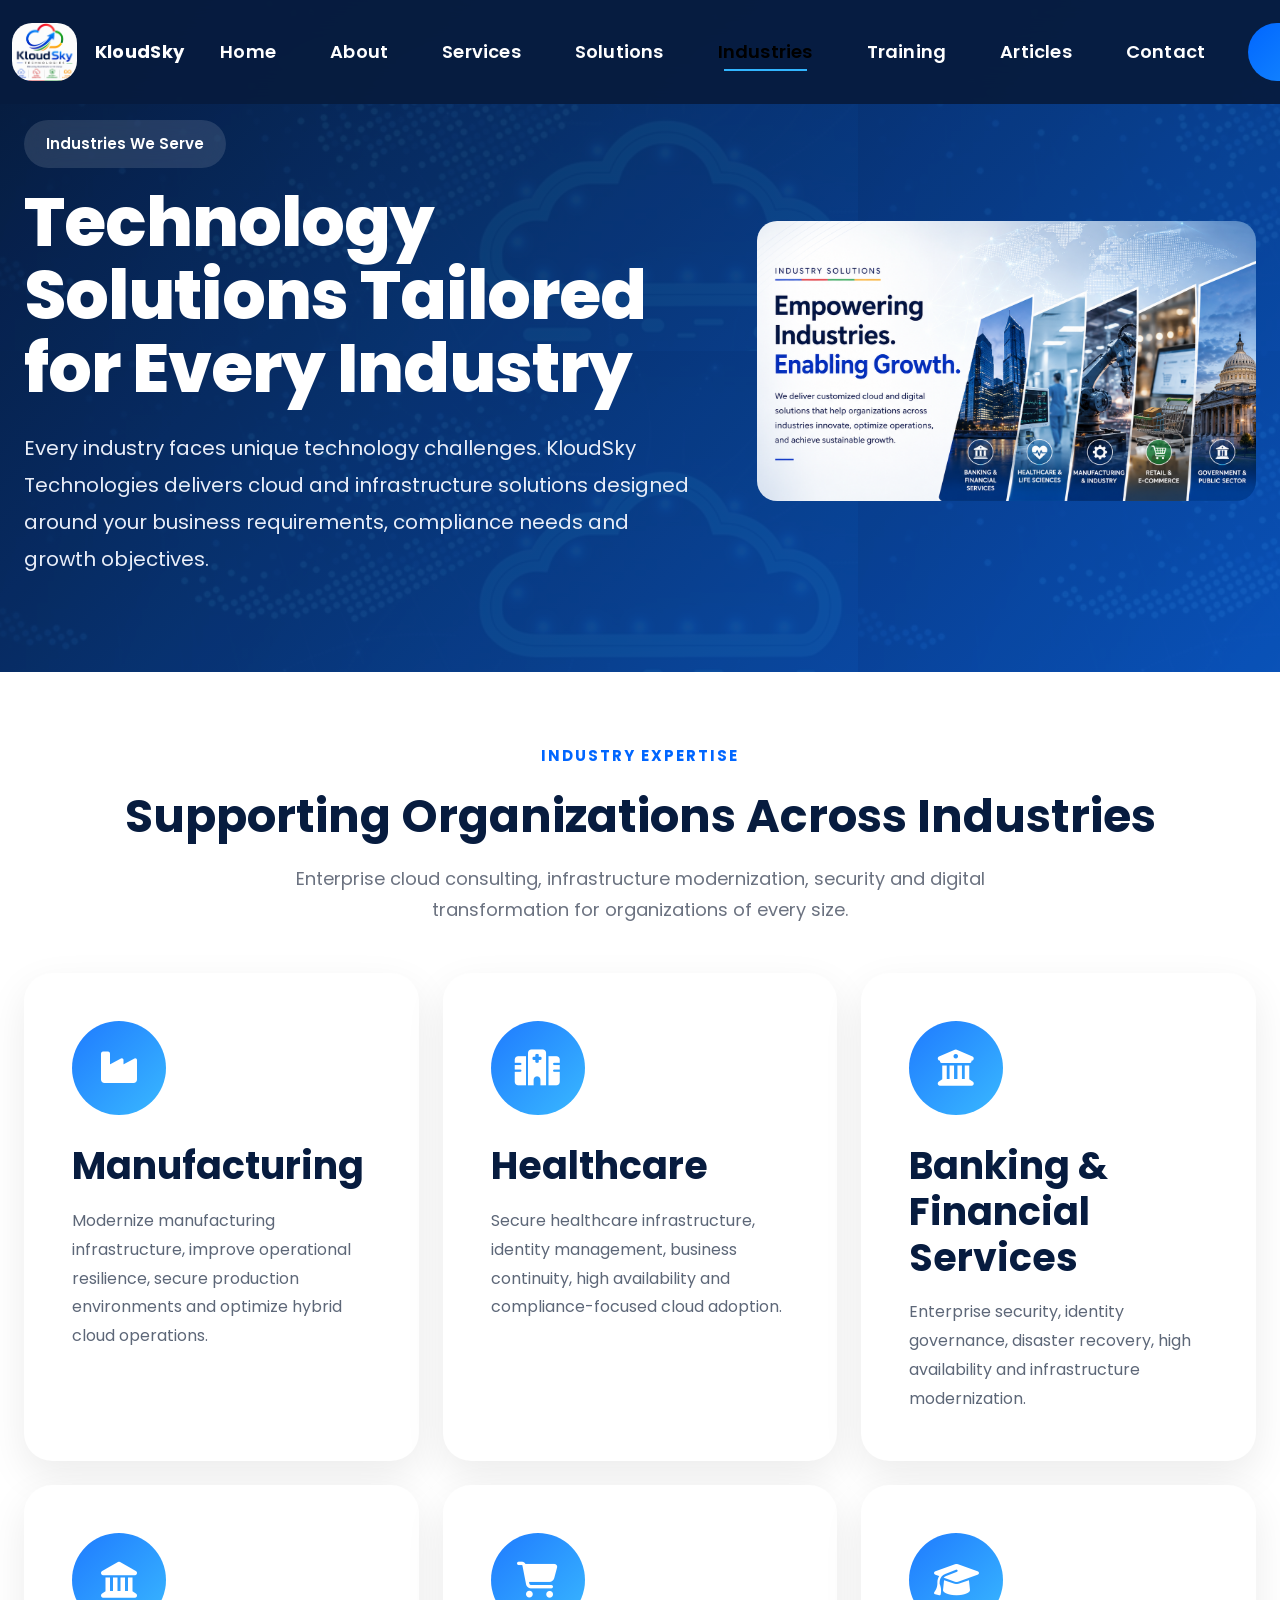
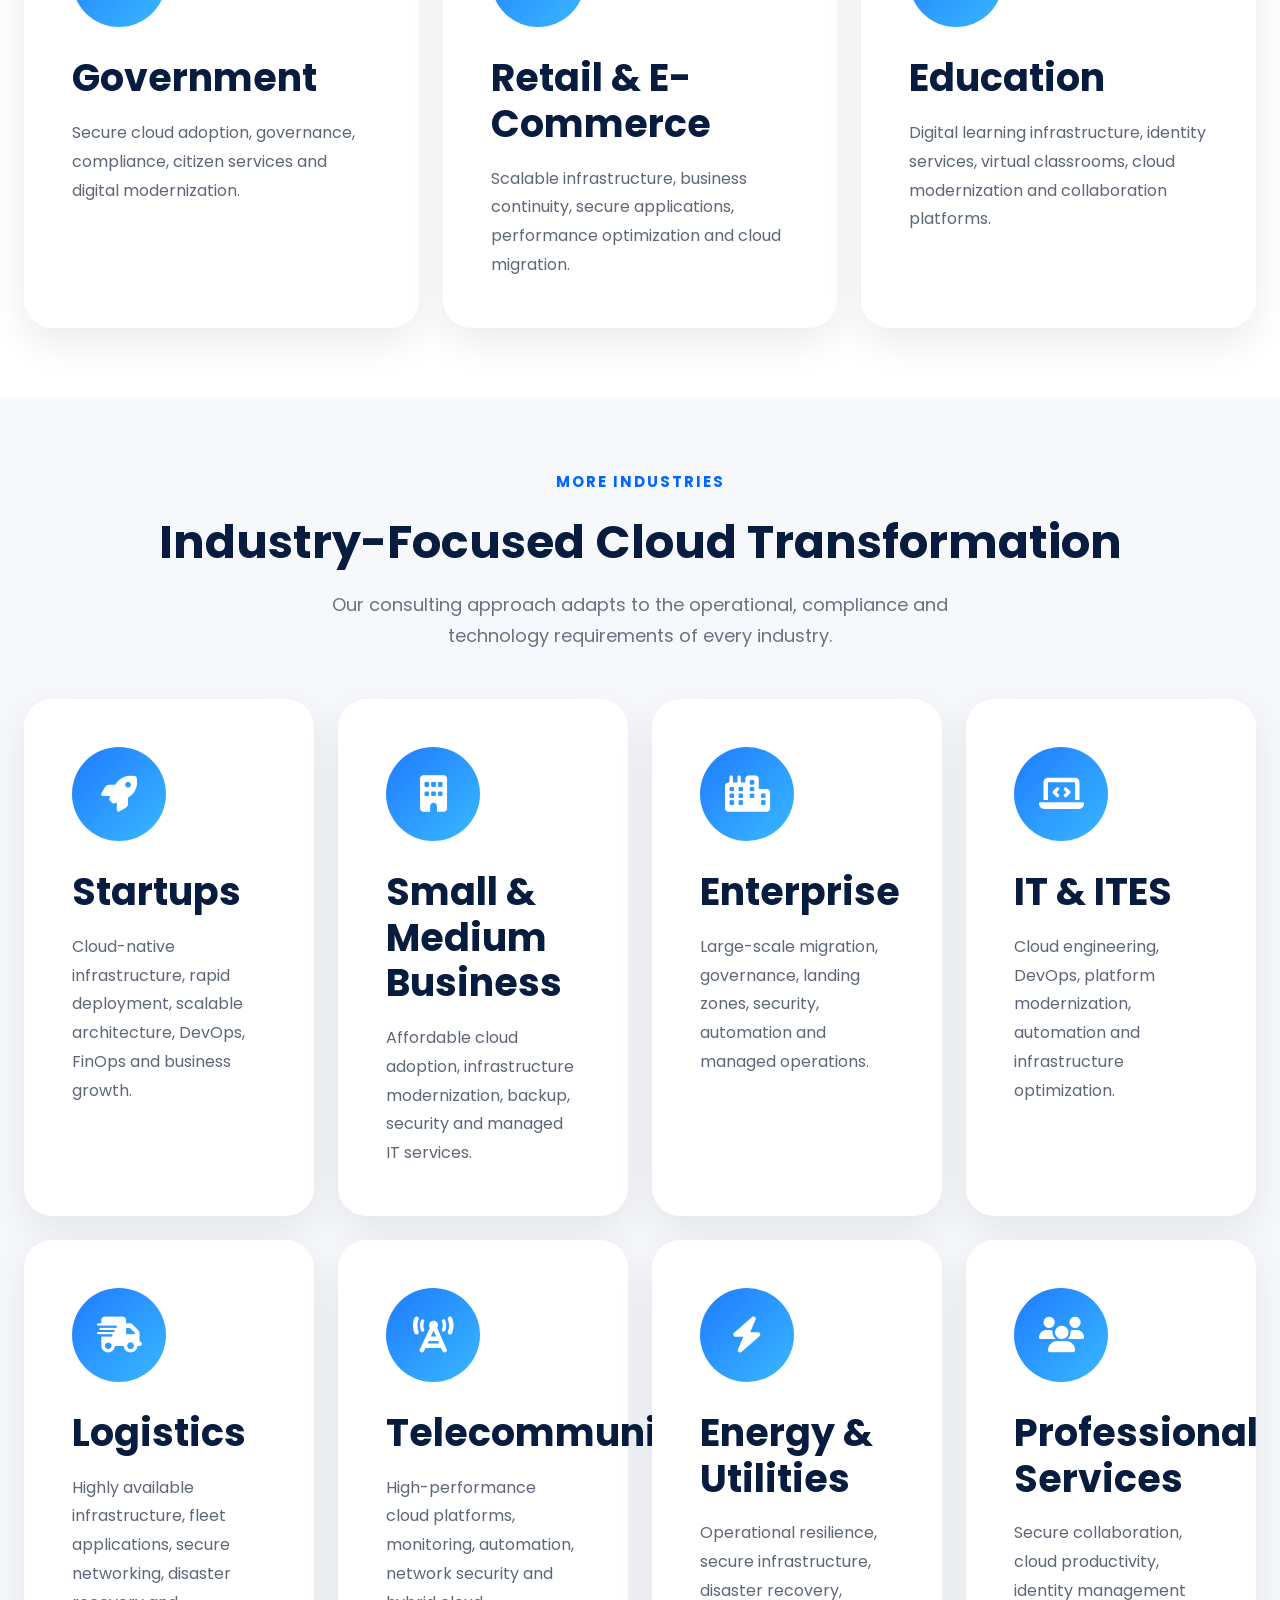
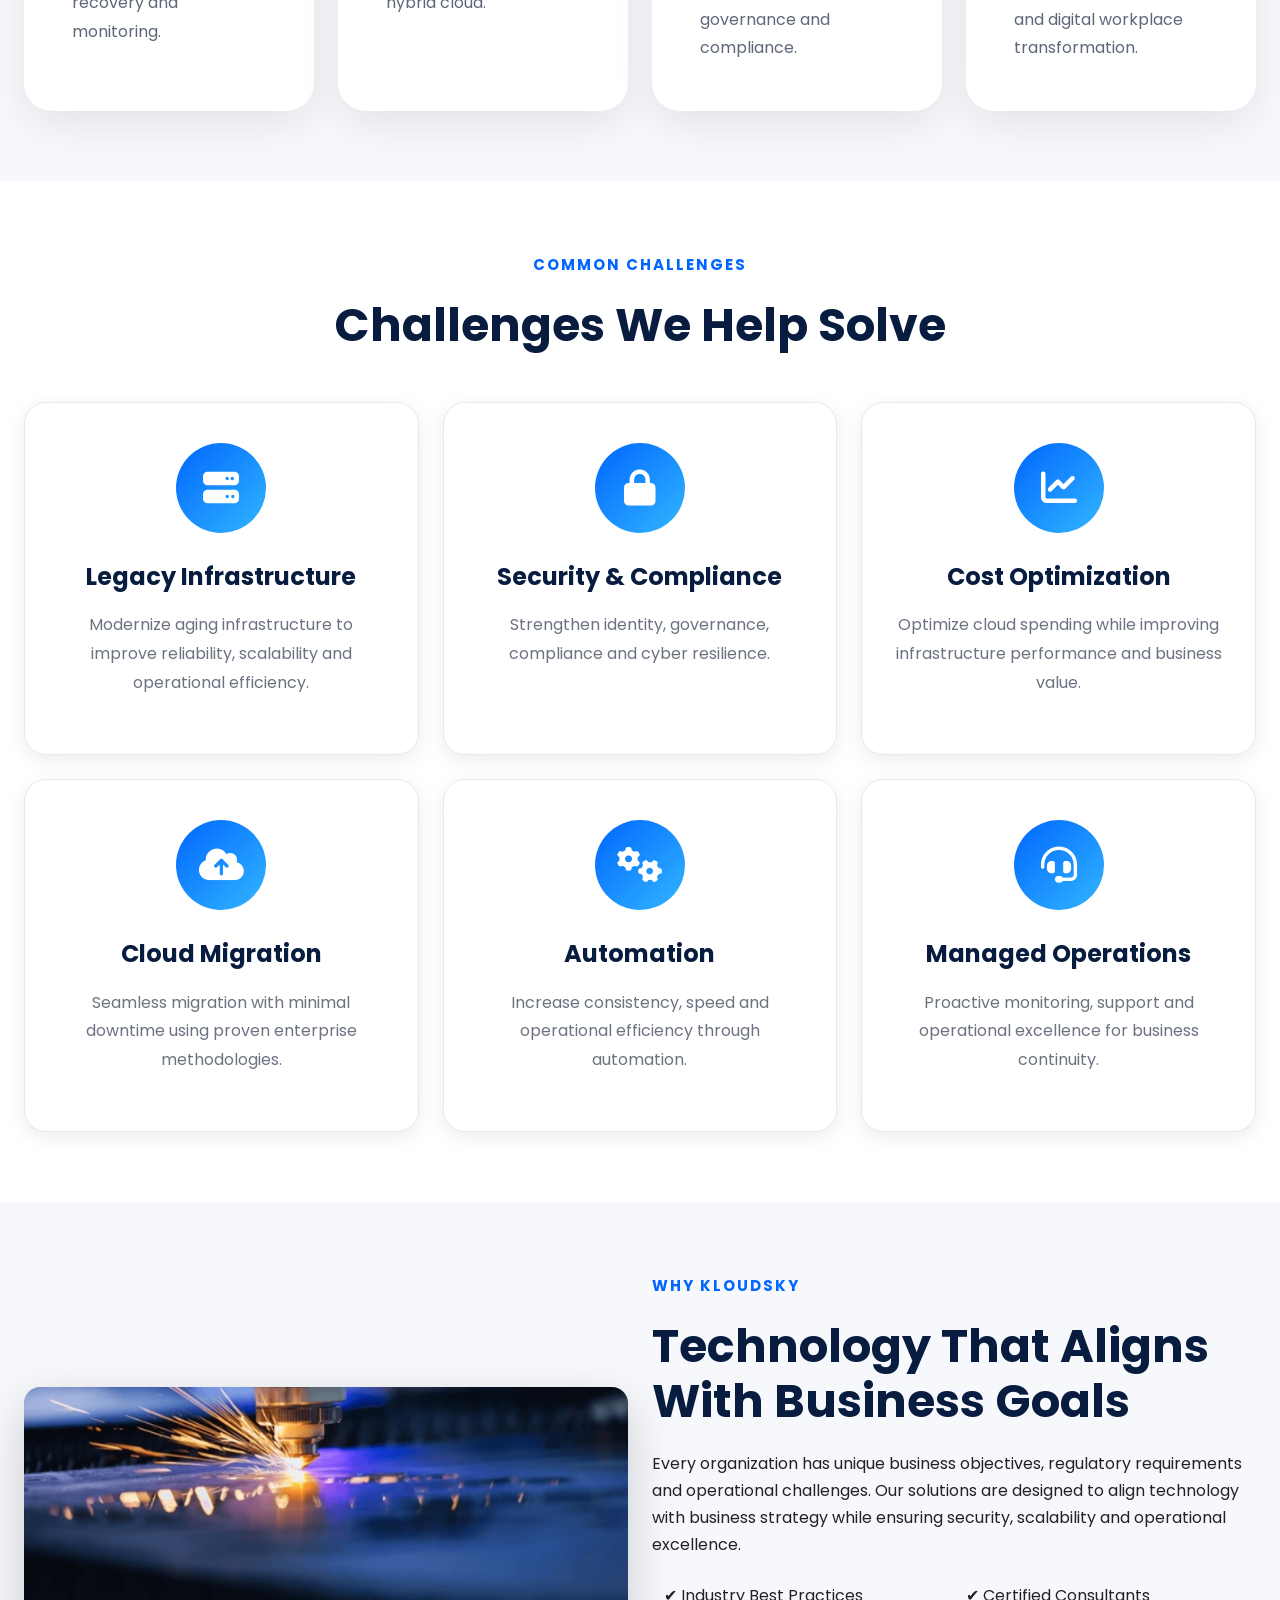
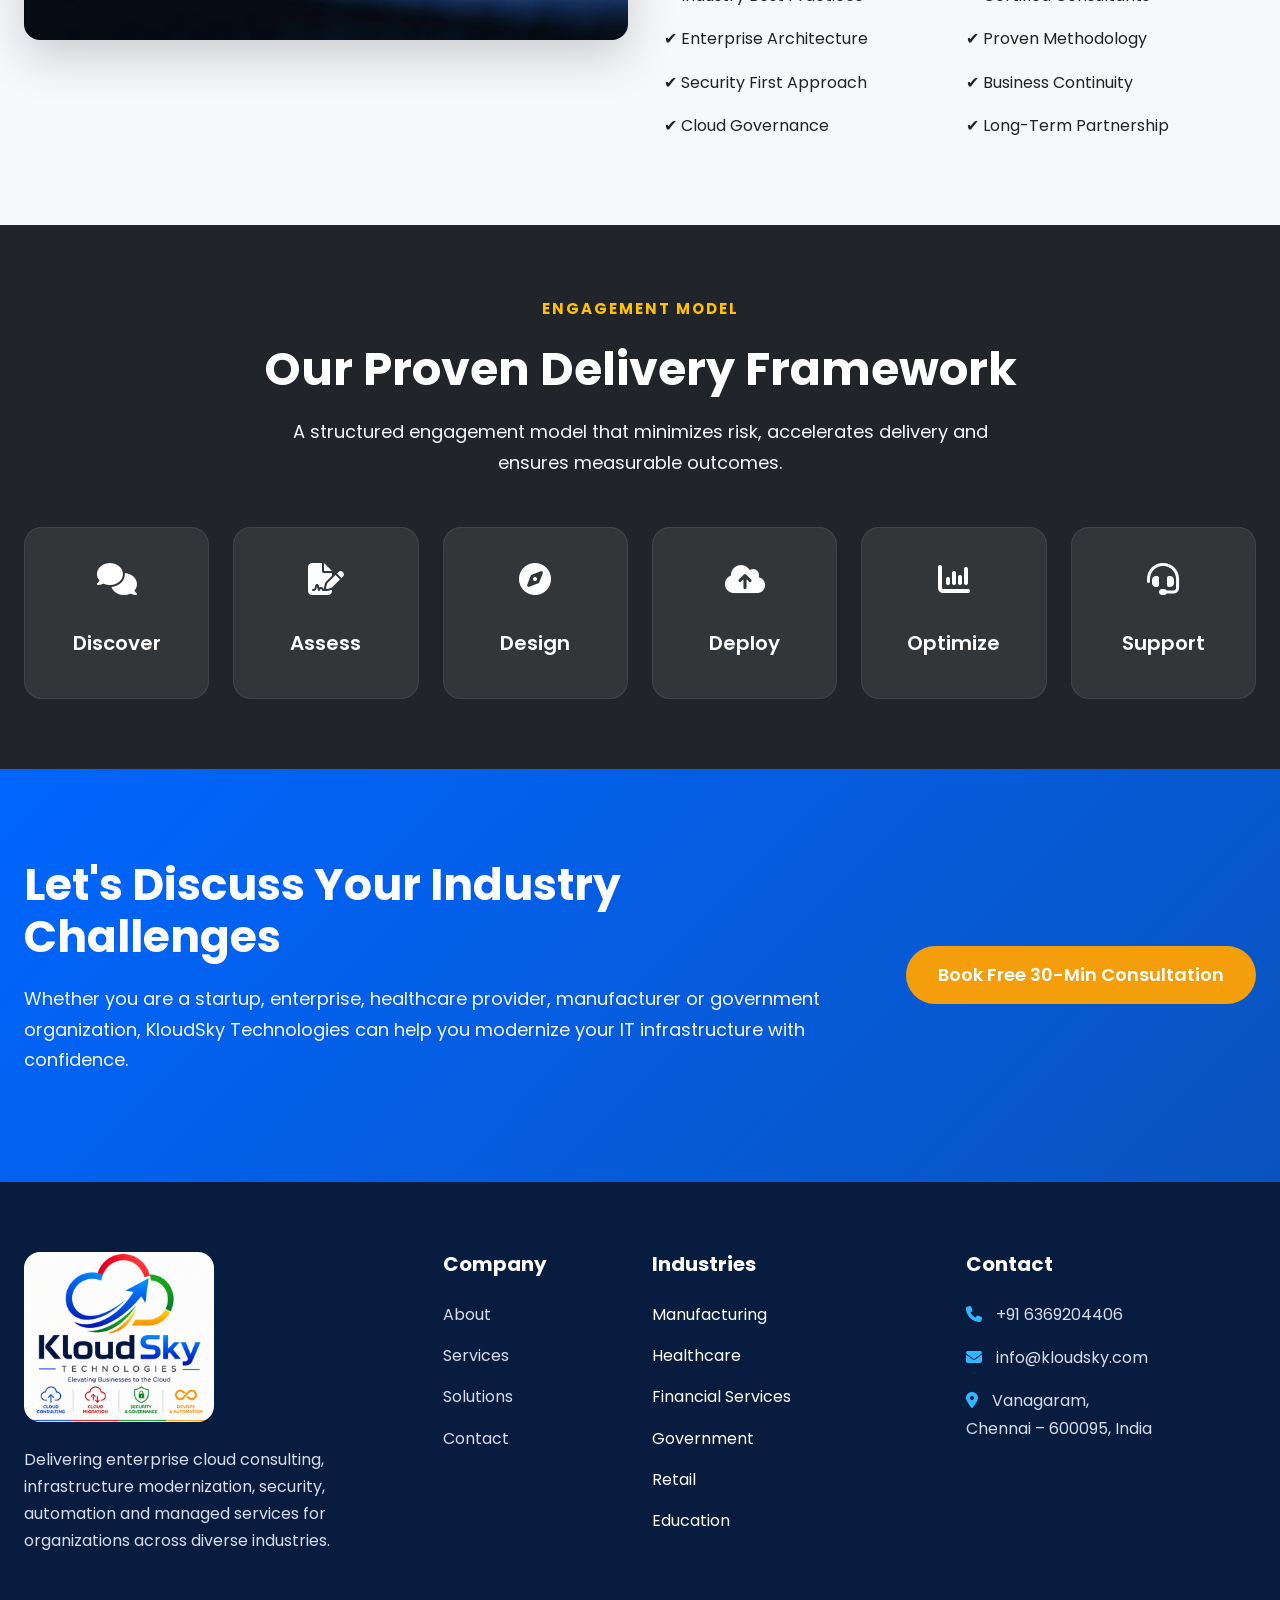
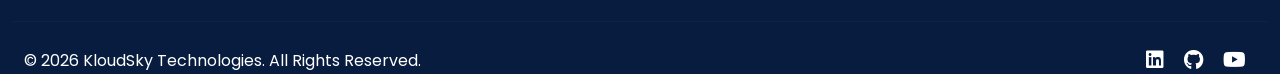
<file: industries.html>
<!DOCTYPE html>

<html lang="en">

<head>

    <!-- ==========================================================
        KloudSky Technologies
        Industries
    =========================================================== -->

    <meta charset="UTF-8">

    <meta name="viewport"
        content="width=device-width, initial-scale=1.0">

    <title>

        Industries | KloudSky Technologies

    </title>

    <meta name="description"
        content="Industry-specific cloud consulting and infrastructure modernization solutions from KloudSky Technologies.">

    <!-- Bootstrap -->

    <link href="https://cdn.jsdelivr.net/npm/bootstrap@5.3.3/dist/css/bootstrap.min.css"
        rel="stylesheet">

    <!-- Font Awesome -->

    <link rel="stylesheet"
        href="https://cdnjs.cloudflare.com/ajax/libs/font-awesome/6.6.0/css/all.min.css">

    <!-- Google Font -->

    <link href="https://fonts.googleapis.com/css2?family=Poppins:wght@300;400;500;600;700;800&display=swap"
        rel="stylesheet">

    <!-- AOS -->

    <link href="https://unpkg.com/aos@2.3.4/dist/aos.css"
        rel="stylesheet">

    <!-- Shared CSS -->

    <link rel="stylesheet"
        href="assets/css/style.css">

</head>

<body>

<header>

<nav class="navbar navbar-expand-lg fixed-top">

<div class="container">

<a class="navbar-brand" href="index.html">
    <img src="assets/images/logo.png" alt="KloudSky Logo">
    <span> KloudSky </span>
</a>

<button class="navbar-toggler"
type="button"
data-bs-toggle="collapse"
data-bs-target="#navbarMenu">

<i class="fas fa-bars"></i>

</button>

<div class="collapse navbar-collapse"
id="navbarMenu">

<ul class="navbar-nav mx-auto">

<li class="nav-item"><a class="nav-link" href="index.html">Home</a></li>

<li class="nav-item"><a class="nav-link" href="about.html">About</a></li>

<li class="nav-item"><a class="nav-link" href="services.html">Services</a></li>

<li class="nav-item"><a class="nav-link" href="solutions.html">Solutions</a></li>

<li class="nav-item"><a class="nav-link active" href="industries.html">Industries</a></li>

<li class="nav-item"><a class="nav-link" href="academy.html">Training</a></li>

<li class="nav-item"><a class="nav-link" href="knowledge.html">Articles</a></li>

<li class="nav-item"><a class="nav-link" href="contact.html">Contact</a></li>

</ul>

<a href="contact.html"
class="btn btn-primary nav-btn">

Book Assessment

</a>

</div>

</div>

</nav>

</header>



<!-- =============================================
                Hero
============================================== -->

<section class="hero-section">

<div class="hero-overlay"></div>

<div class="container">

<div class="row align-items-center">

<div class="col-lg-7">

<span class="hero-tag">

Industries We Serve

</span>

<h1>

Technology Solutions

Tailored for Every Industry

</h1>

<p>

Every industry faces unique technology challenges.

KloudSky Technologies delivers cloud and infrastructure
solutions designed around your business requirements,
compliance needs and growth objectives.

</p>

</div>

<div class="col-lg-5">

<img src="assets/images/industries-banner.png"
class="img-fluid"
alt="Industries">

</div>

</div>

</div>

</section>



<!-- =============================================
            Industries
============================================== -->

<section class="section-padding">

<div class="container">

<div class="text-center mb-5">

<span class="section-tag">

Industry Expertise

</span>

<h2 class="section-title">

Supporting Organizations Across Industries

</h2>

<p class="section-subtitle">

Enterprise cloud consulting,
infrastructure modernization,
security and digital transformation
for organizations of every size.

</p>

</div>

<div class="row g-4">

<!-- Manufacturing -->

<div class="col-lg-4">

<div class="feature-card">

<i class="fas fa-industry"></i>

<h4>

Manufacturing

</h4>

<p>

Modernize manufacturing infrastructure,
improve operational resilience,
secure production environments
and optimize hybrid cloud operations.

</p>

</div>

</div>

<!-- Healthcare -->

<div class="col-lg-4">

<div class="feature-card">

<i class="fas fa-hospital"></i>

<h4>

Healthcare

</h4>

<p>

Secure healthcare infrastructure,
identity management,
business continuity,
high availability
and compliance-focused cloud adoption.

</p>

</div>

</div>

<!-- BFSI -->

<div class="col-lg-4">

<div class="feature-card">

<i class="fas fa-building-columns"></i>

<h4>

Banking & Financial Services

</h4>

<p>

Enterprise security,
identity governance,
disaster recovery,
high availability
and infrastructure modernization.

</p>

</div>

</div>

<!-- Government -->

<div class="col-lg-4">

<div class="feature-card">

<i class="fas fa-landmark"></i>

<h4>

Government

</h4>

<p>

Secure cloud adoption,
governance,
compliance,
citizen services
and digital modernization.

</p>

</div>

</div>

<!-- Retail -->

<div class="col-lg-4">

<div class="feature-card">

<i class="fas fa-cart-shopping"></i>

<h4>

Retail & E-Commerce

</h4>

<p>

Scalable infrastructure,
business continuity,
secure applications,
performance optimization
and cloud migration.

</p>

</div>

</div>

<!-- Education -->

<div class="col-lg-4">

<div class="feature-card">

<i class="fas fa-graduation-cap"></i>

<h4>

Education

</h4>

<p>

Digital learning infrastructure,
identity services,
virtual classrooms,
cloud modernization
and collaboration platforms.

</p>

</div>

</div>

</div>

</div>

</section>

    <!-- =====================================================
                Additional Industries
    ====================================================== -->

    <section class="section-padding section-light">

        <div class="container">

            <div class="text-center mb-5">

                <span class="section-tag">

                    More Industries

                </span>

                <h2 class="section-title">

                    Industry-Focused Cloud Transformation

                </h2>

                <p class="section-subtitle">

                    Our consulting approach adapts to the operational,
                    compliance and technology requirements of every industry.

                </p>

            </div>

            <div class="row g-4">

                <!-- Startups -->

                <div class="col-lg-3">

                    <div class="feature-card">

                        <i class="fas fa-rocket"></i>

                        <h4>

                            Startups

                        </h4>

                        <p>

                            Cloud-native infrastructure,
                            rapid deployment,
                            scalable architecture,
                            DevOps,
                            FinOps
                            and business growth.

                        </p>

                    </div>

                </div>

                <!-- SMB -->

                <div class="col-lg-3">

                    <div class="feature-card">

                        <i class="fas fa-building"></i>

                        <h4>

                            Small & Medium Business

                        </h4>

                        <p>

                            Affordable cloud adoption,
                            infrastructure modernization,
                            backup,
                            security
                            and managed IT services.

                        </p>

                    </div>

                </div>

                <!-- Enterprise -->

                <div class="col-lg-3">

                    <div class="feature-card">

                        <i class="fas fa-city"></i>

                        <h4>

                            Enterprise

                        </h4>

                        <p>

                            Large-scale migration,
                            governance,
                            landing zones,
                            security,
                            automation
                            and managed operations.

                        </p>

                    </div>

                </div>

                <!-- IT -->

                <div class="col-lg-3">

                    <div class="feature-card">

                        <i class="fas fa-laptop-code"></i>

                        <h4>

                            IT & ITES

                        </h4>

                        <p>

                            Cloud engineering,
                            DevOps,
                            platform modernization,
                            automation
                            and infrastructure optimization.

                        </p>

                    </div>

                </div>

                <!-- Logistics -->

                <div class="col-lg-3">

                    <div class="feature-card">

                        <i class="fas fa-truck-fast"></i>

                        <h4>

                            Logistics

                        </h4>

                        <p>

                            Highly available infrastructure,
                            fleet applications,
                            secure networking,
                            disaster recovery
                            and monitoring.

                        </p>

                    </div>

                </div>

                <!-- Telecom -->

                <div class="col-lg-3">

                    <div class="feature-card">

                        <i class="fas fa-tower-cell"></i>

                        <h4>

                            Telecommunications

                        </h4>

                        <p>

                            High-performance cloud platforms,
                            monitoring,
                            automation,
                            network security
                            and hybrid cloud.

                        </p>

                    </div>

                </div>

                <!-- Energy -->

                <div class="col-lg-3">

                    <div class="feature-card">

                        <i class="fas fa-bolt"></i>

                        <h4>

                            Energy & Utilities

                        </h4>

                        <p>

                            Operational resilience,
                            secure infrastructure,
                            disaster recovery,
                            governance
                            and compliance.

                        </p>

                    </div>

                </div>

                <!-- Professional Services -->

                <div class="col-lg-3">

                    <div class="feature-card">

                        <i class="fas fa-users"></i>

                        <h4>

                            Professional Services

                        </h4>

                        <p>

                            Secure collaboration,
                            cloud productivity,
                            identity management
                            and digital workplace transformation.

                        </p>

                    </div>

                </div>

            </div>

        </div>

    </section>



    <!-- =====================================================
                Business Challenges
    ====================================================== -->

    <section class="section-padding">

        <div class="container">

            <div class="text-center mb-5">

                <span class="section-tag">

                    Common Challenges

                </span>

                <h2 class="section-title">

                    Challenges We Help Solve

                </h2>

            </div>

            <div class="row g-4">

                <div class="col-lg-4">

                    <div class="service-card h-100">

                        <i class="fas fa-server"></i>

                        <h4>

                            Legacy Infrastructure

                        </h4>

                        <p>

                            Modernize aging infrastructure to improve
                            reliability, scalability and operational efficiency.

                        </p>

                    </div>

                </div>

                <div class="col-lg-4">

                    <div class="service-card h-100">

                        <i class="fas fa-lock"></i>

                        <h4>

                            Security & Compliance

                        </h4>

                        <p>

                            Strengthen identity,
                            governance,
                            compliance
                            and cyber resilience.

                        </p>

                    </div>

                </div>

                <div class="col-lg-4">

                    <div class="service-card h-100">

                        <i class="fas fa-chart-line"></i>

                        <h4>

                            Cost Optimization

                        </h4>

                        <p>

                            Optimize cloud spending while improving
                            infrastructure performance and business value.

                        </p>

                    </div>

                </div>

                <div class="col-lg-4">

                    <div class="service-card h-100">

                        <i class="fas fa-cloud-upload-alt"></i>

                        <h4>

                            Cloud Migration

                        </h4>

                        <p>

                            Seamless migration with minimal downtime
                            using proven enterprise methodologies.

                        </p>

                    </div>

                </div>

                <div class="col-lg-4">

                    <div class="service-card h-100">

                        <i class="fas fa-gears"></i>

                        <h4>

                            Automation

                        </h4>

                        <p>

                            Increase consistency,
                            speed
                            and operational efficiency
                            through automation.

                        </p>

                    </div>

                </div>

                <div class="col-lg-4">

                    <div class="service-card h-100">

                        <i class="fas fa-headset"></i>

                        <h4>

                            Managed Operations

                        </h4>

                        <p>

                            Proactive monitoring,
                            support
                            and operational excellence
                            for business continuity.

                        </p>

                    </div>

                </div>

            </div>

        </div>

    </section>

        <!-- =====================================================
                Why Industries Choose KloudSky
    ====================================================== -->

    <section class="section-padding section-light">

        <div class="container">

            <div class="row align-items-center">

                <div class="col-lg-6">

                    <img src="assets/images/industry-solutions.png"
                        class="img-fluid rounded-4 shadow-lg"
                        alt="Industry Solutions">

                </div>

                <div class="col-lg-6">

                    <span class="section-tag">

                        Why KloudSky

                    </span>

                    <h2 class="section-title">

                        Technology That Aligns With Business Goals

                    </h2>

                    <p>

                        Every organization has unique business objectives,
                        regulatory requirements and operational challenges.
                        Our solutions are designed to align technology with
                        business strategy while ensuring security,
                        scalability and operational excellence.

                    </p>

                    <div class="row mt-4">

                        <div class="col-md-6">

                            <ul class="list-unstyled">

                                <li class="mb-3">✔ Industry Best Practices</li>

                                <li class="mb-3">✔ Enterprise Architecture</li>

                                <li class="mb-3">✔ Security First Approach</li>

                                <li class="mb-3">✔ Cloud Governance</li>

                            </ul>

                        </div>

                        <div class="col-md-6">

                            <ul class="list-unstyled">

                                <li class="mb-3">✔ Certified Consultants</li>

                                <li class="mb-3">✔ Proven Methodology</li>

                                <li class="mb-3">✔ Business Continuity</li>

                                <li class="mb-3">✔ Long-Term Partnership</li>

                            </ul>

                        </div>

                    </div>

                </div>

            </div>

        </div>

    </section>



    <!-- =====================================================
                Our Engagement Model
    ====================================================== -->

    <section class="section-padding bg-dark text-white">

        <div class="container">

            <div class="text-center mb-5">

                <span class="section-tag text-warning">

                    Engagement Model

                </span>

                <h2 class="section-title text-white">

                    Our Proven Delivery Framework

                </h2>

                <p class="section-subtitle text-light">

                    A structured engagement model that minimizes risk,
                    accelerates delivery and ensures measurable outcomes.

                </p>

            </div>

            <div class="row g-4 text-center">

                <div class="col-lg-2">

                    <div class="tech-card">

                        <i class="fas fa-comments fa-2x"></i>

                        <h5 class="mt-3">

                            Discover

                        </h5>

                    </div>

                </div>

                <div class="col-lg-2">

                    <div class="tech-card">

                        <i class="fas fa-file-signature fa-2x"></i>

                        <h5 class="mt-3">

                            Assess

                        </h5>

                    </div>

                </div>

                <div class="col-lg-2">

                    <div class="tech-card">

                        <i class="fas fa-compass fa-2x"></i>

                        <h5 class="mt-3">

                            Design

                        </h5>

                    </div>

                </div>

                <div class="col-lg-2">

                    <div class="tech-card">

                        <i class="fas fa-cloud-upload-alt fa-2x"></i>

                        <h5 class="mt-3">

                            Deploy

                        </h5>

                    </div>

                </div>

                <div class="col-lg-2">

                    <div class="tech-card">

                        <i class="fas fa-chart-column fa-2x"></i>

                        <h5 class="mt-3">

                            Optimize

                        </h5>

                    </div>

                </div>

                <div class="col-lg-2">

                    <div class="tech-card">

                        <i class="fas fa-headset fa-2x"></i>

                        <h5 class="mt-3">

                            Support

                        </h5>

                    </div>

                </div>

            </div>

        </div>

    </section>



    <!-- =====================================================
                Call To Action
    ====================================================== -->

    <section class="cta-section">

        <div class="container">

            <div class="row align-items-center">

                <div class="col-lg-8">

                    <h2>

                        Let's Discuss Your Industry Challenges

                    </h2>

                    <p>

                        Whether you are a startup, enterprise,
                        healthcare provider, manufacturer or government
                        organization, KloudSky Technologies can help you
                        modernize your IT infrastructure with confidence.

                    </p>

                </div>

                <div class="col-lg-4 text-lg-end">

                    <a href="contact.html"
                        class="btn btn-warning btn-lg">

                        Book Free 30-Min Consultation

                    </a>

                </div>

            </div>

        </div>

    </section>



    <!-- =====================================================
                Footer
    ====================================================== -->

    <footer class="footer">

        <div class="container">

            <div class="row">

                <div class="col-lg-4">

                    <img src="assets/images/logo.png"
                        class="footer-logo"
                        alt="KloudSky">

                    <p class="mt-4">

                        Delivering enterprise cloud consulting,
                        infrastructure modernization,
                        security,
                        automation and managed services
                        for organizations across diverse industries.

                    </p>

                </div>

                <div class="col-lg-2">

                    <h5>

                        Company

                    </h5>

                    <ul class="footer-links">

                        <li><a href="about.html">About</a></li>

                        <li><a href="services.html">Services</a></li>

                        <li><a href="solutions.html">Solutions</a></li>

                        <li><a href="contact.html">Contact</a></li>

                    </ul>

                </div>

                <div class="col-lg-3">

                    <h5>

                        Industries

                    </h5>

                    <ul class="footer-links">

                        <li>Manufacturing</li>

                        <li>Healthcare</li>

                        <li>Financial Services</li>

                        <li>Government</li>

                        <li>Retail</li>

                        <li>Education</li>

                    </ul>

                </div>

                <div class="col-lg-3">

                    <h5>

                        Contact

                    </h5>

                    <p>

                        <i class="fas fa-phone"></i>

                        +91 6369204406

                    </p>

                    <p>

                        <i class="fas fa-envelope"></i>

                        info@kloudsky.com

                    </p>

                    <p>

                        <i class="fas fa-location-dot"></i>
                     
                        Vanagaram,<br>
                        Chennai – 600095, India

                    </p>

                </div>

            </div>

            <hr>

            <div class="row align-items-center">

                <div class="col-lg-6">

                    © <span id="copyrightYear"></span>
                    KloudSky Technologies.
                    All Rights Reserved.

                </div>

                <div class="col-lg-6 text-lg-end">

                    <a href="#"><i class="fab fa-linkedin fa-lg me-3"></i></a>

                    <a href="#"><i class="fab fa-github fa-lg me-3"></i></a>

                    <a href="#"><i class="fab fa-youtube fa-lg"></i></a>

                </div>

            </div>

        </div>

    </footer>



    <!-- =====================================================
                Back To Top
    ====================================================== -->

    <button id="backToTop">

        <i class="fas fa-chevron-up"></i>

    </button>



    <!-- =====================================================
                JavaScript
    ====================================================== -->

    <script src="https://cdn.jsdelivr.net/npm/bootstrap@5.3.3/dist/js/bootstrap.bundle.min.js"></script>

    <script src="https://unpkg.com/aos@2.3.4/dist/aos.js"></script>

    <script>

        AOS.init({

            duration:1000,

            once:true

        });

    </script>

    <script src="assets/js/main.js"></script>

</body>

</html>
</file>
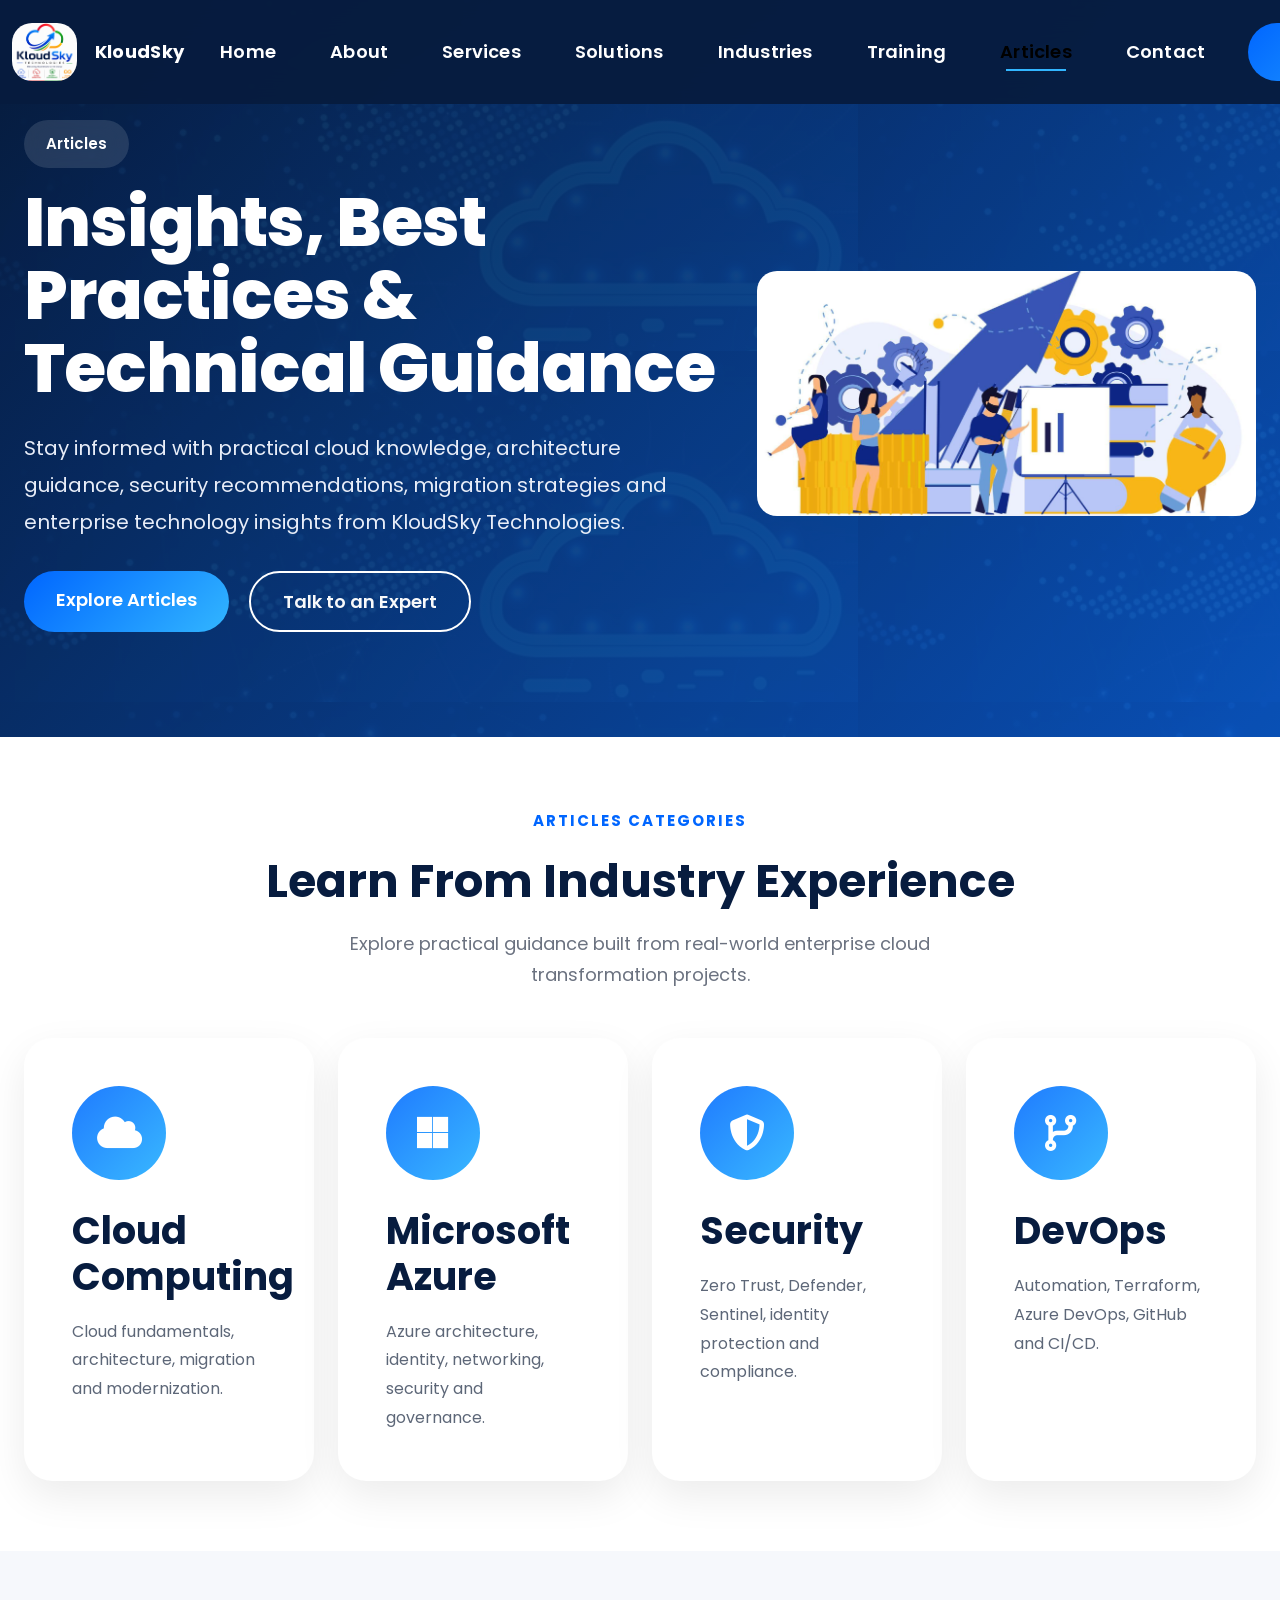
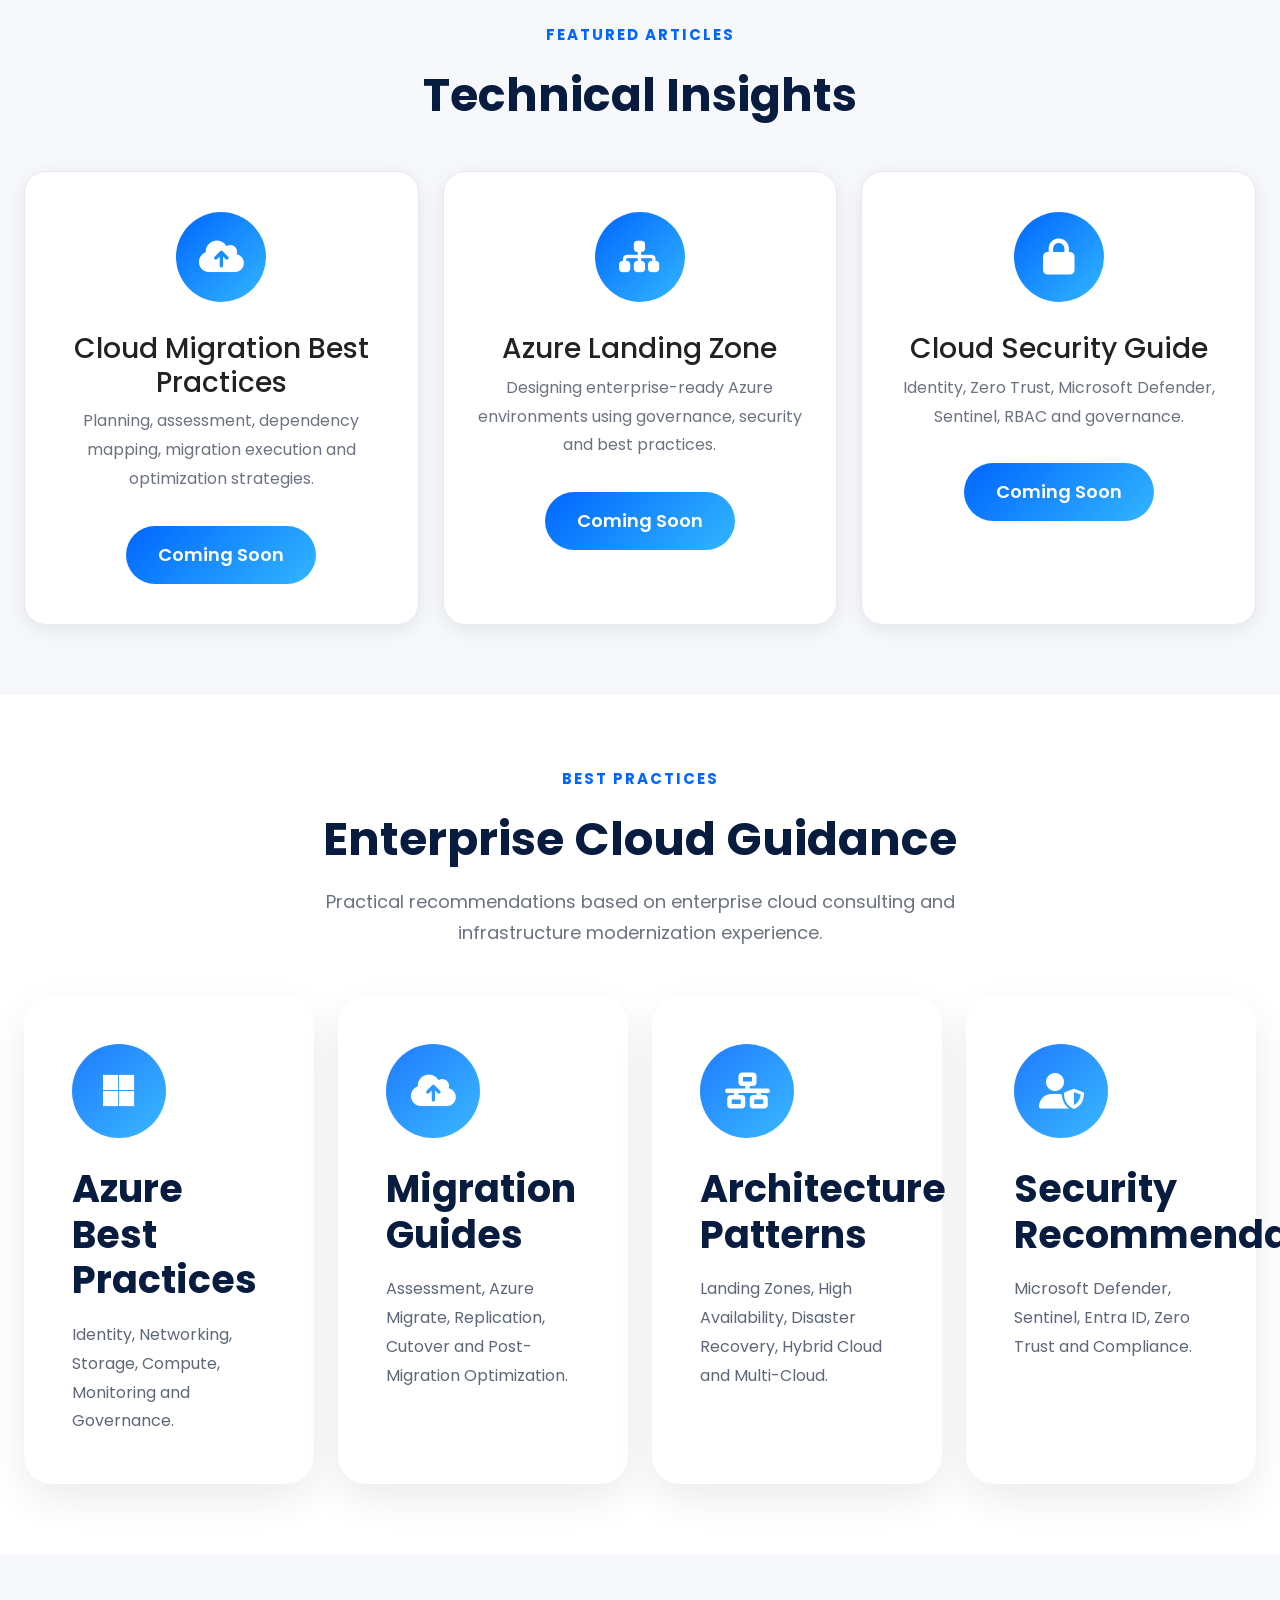
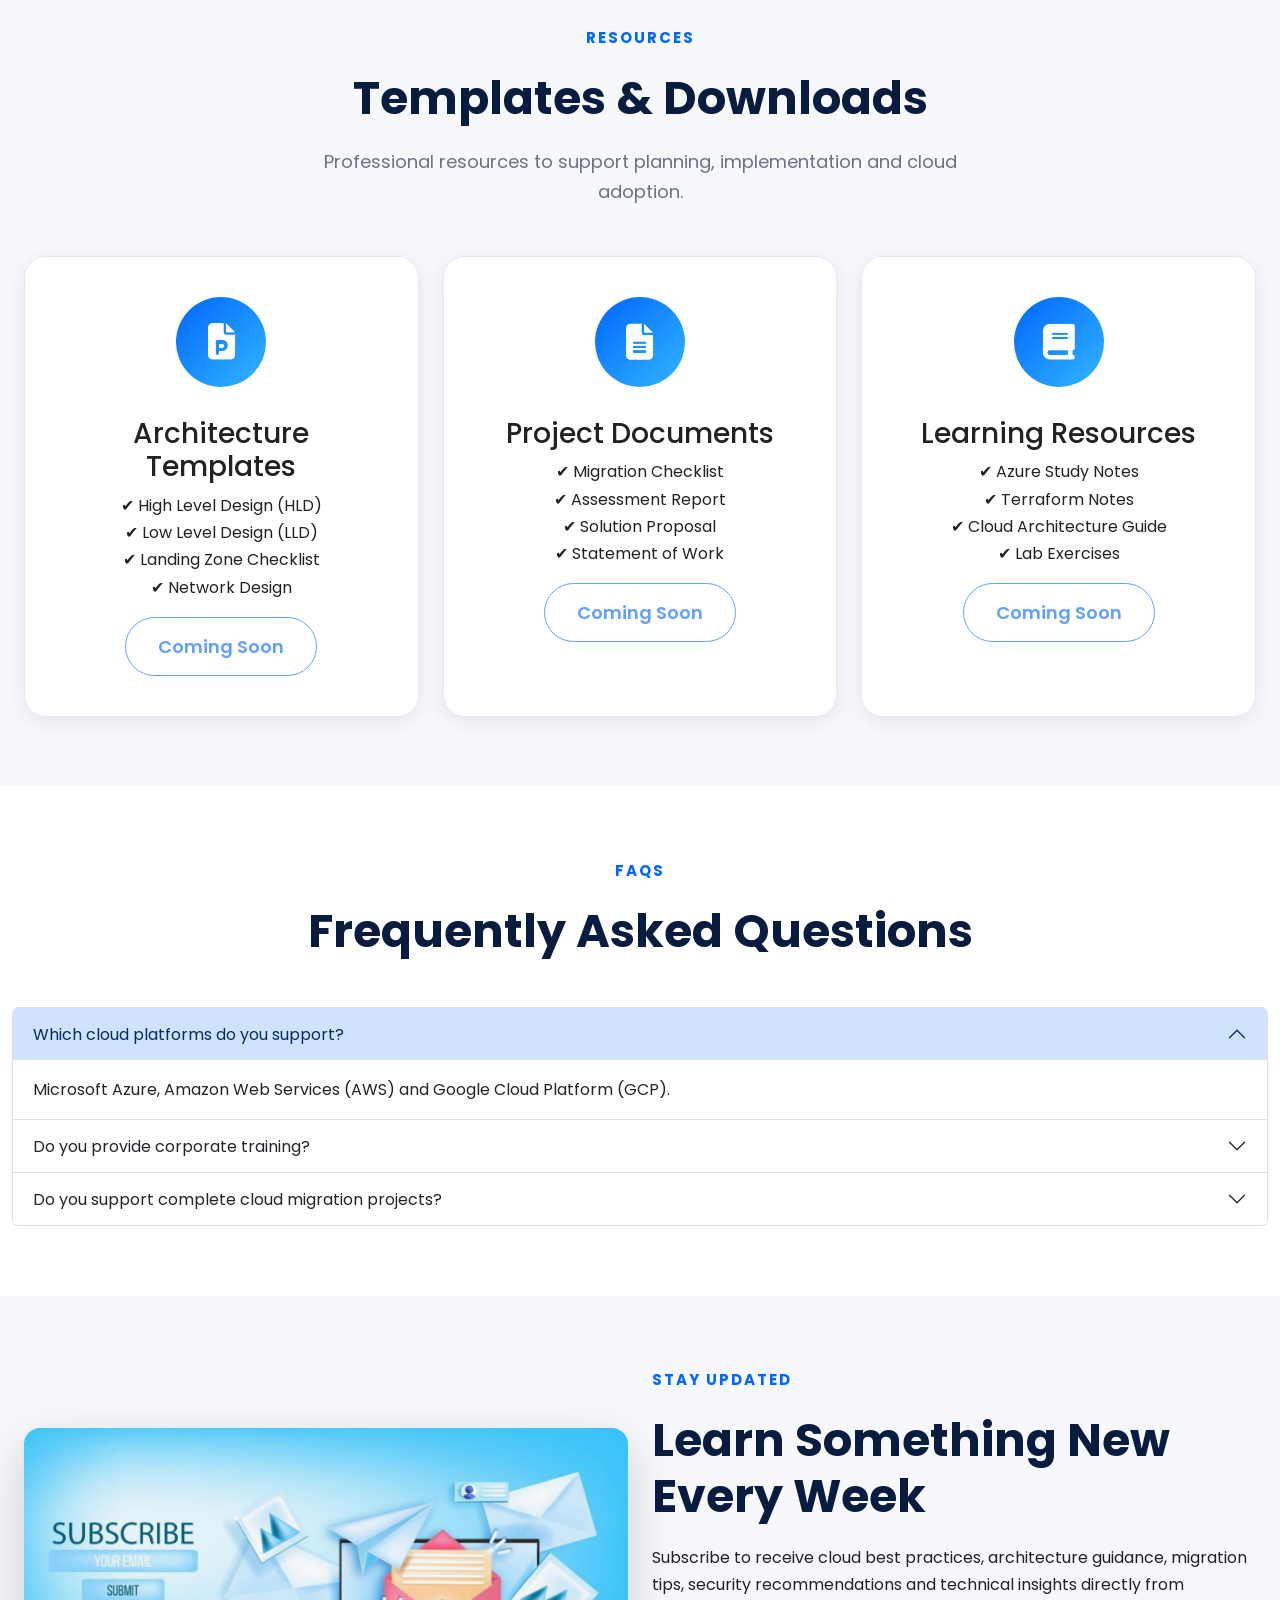
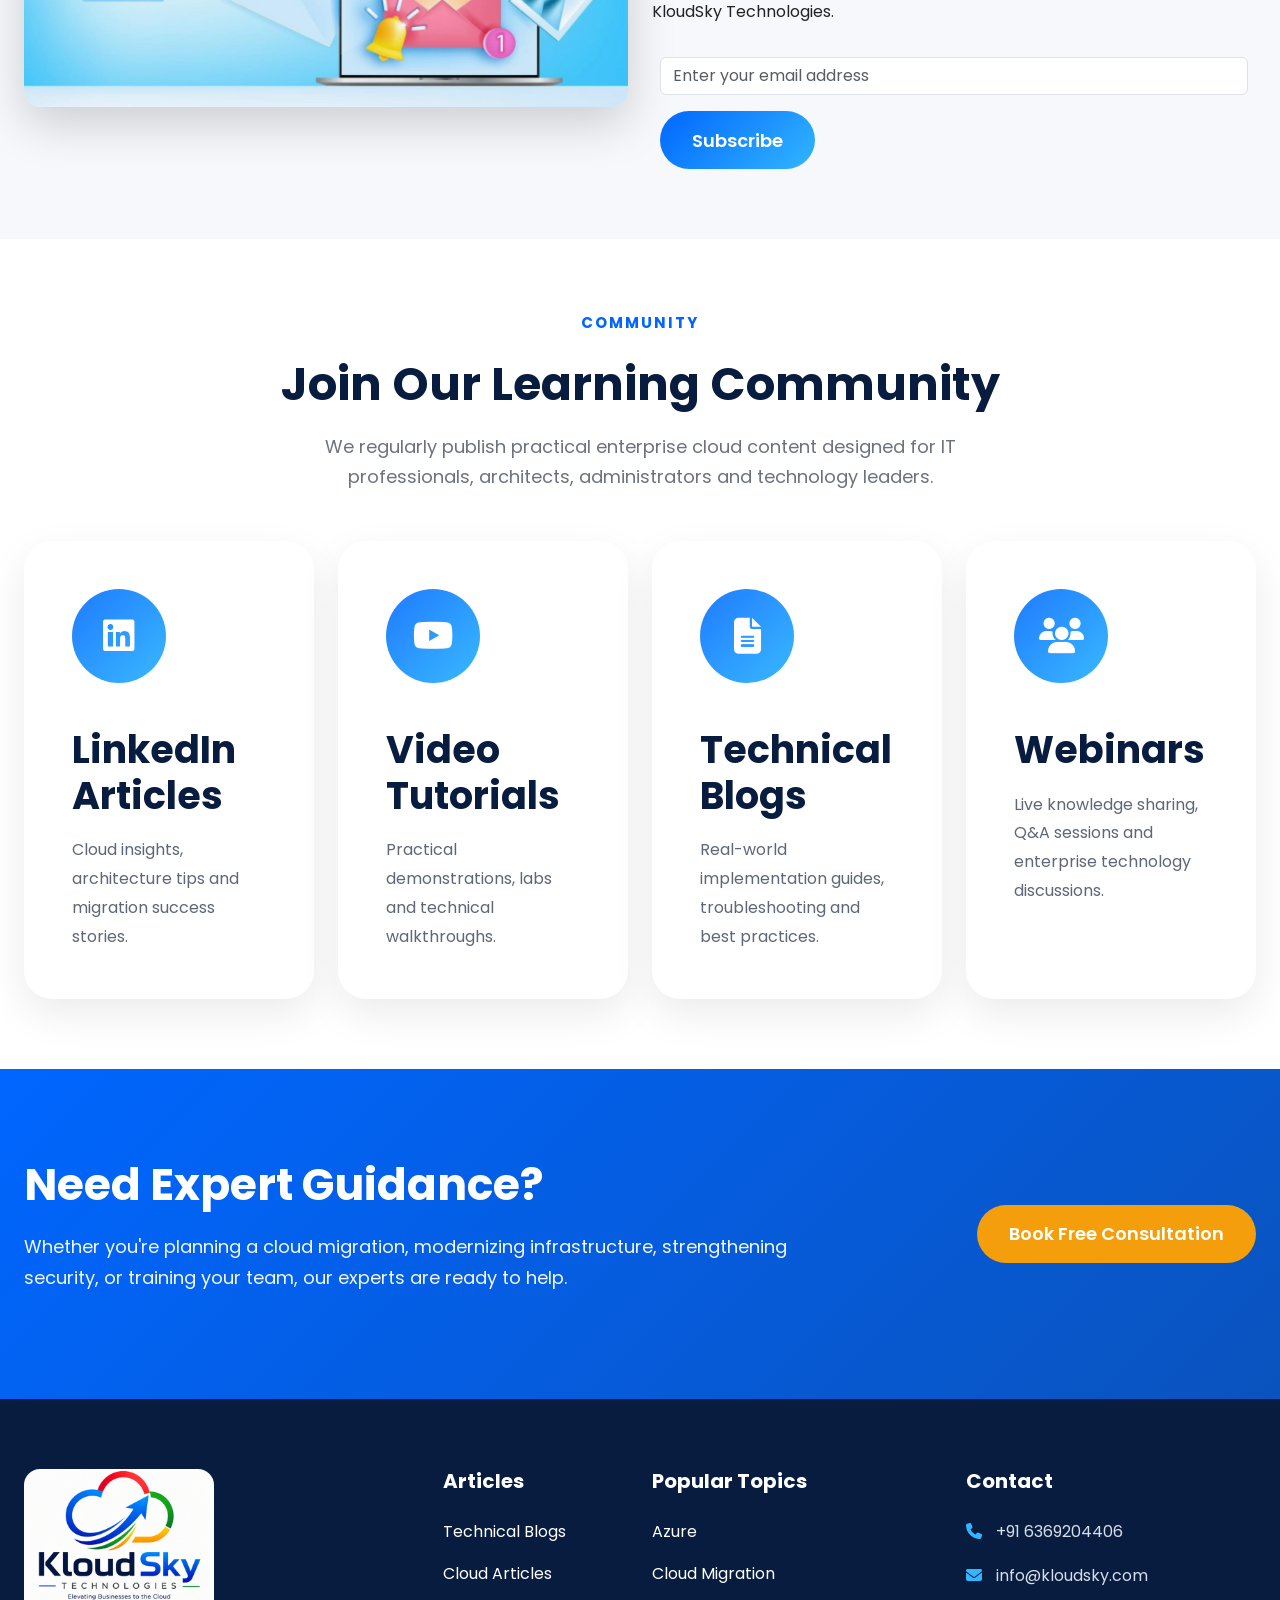
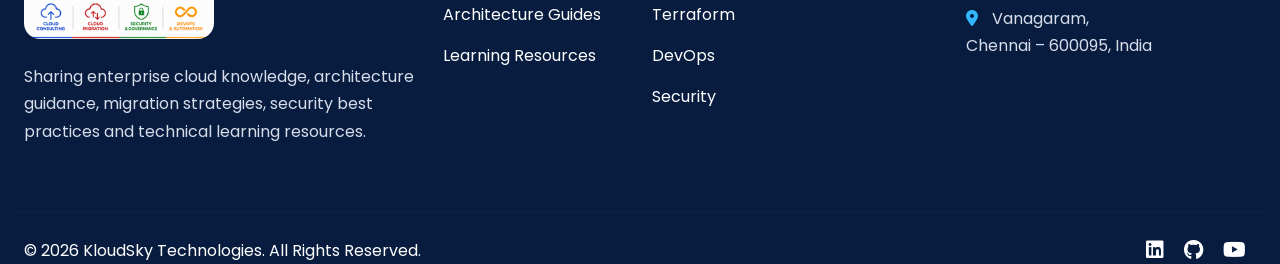
<file: knowledge.html>
<!DOCTYPE html>

<html lang="en">

<head>

    <!-- ==========================================================
        KloudSky Technologies
        Technical Articles
    =========================================================== -->

    <meta charset="UTF-8">

    <meta name="viewport"
        content="width=device-width, initial-scale=1.0">

    <title>

        Articles | KloudSky Technologies

    </title>

    <meta name="description"
        content="Explore cloud best practices, Azure articles, migration strategies, architecture guidance, security recommendations, DevOps insights, and technical resources from KloudSky Technologies.">

    <!-- Bootstrap -->

    <link href="https://cdn.jsdelivr.net/npm/bootstrap@5.3.3/dist/css/bootstrap.min.css"
        rel="stylesheet">

    <!-- Font Awesome -->

    <link rel="stylesheet"
        href="https://cdnjs.cloudflare.com/ajax/libs/font-awesome/6.6.0/css/all.min.css">

    <!-- Google Font -->

    <link href="https://fonts.googleapis.com/css2?family=Poppins:wght@300;400;500;600;700;800&display=swap"
        rel="stylesheet">

    <!-- AOS -->

    <link href="https://unpkg.com/aos@2.3.4/dist/aos.css"
        rel="stylesheet">

    <link rel="stylesheet"
        href="assets/css/style.css">

</head>

<body>

<header>

<nav class="navbar navbar-expand-lg fixed-top">

<div class="container">

<a class="navbar-brand"
href="index.html">

<img src="assets/images/logo.png"
alt="KloudSky">
<span class="brand-text">

    KloudSky

</span>

</a>

<button class="navbar-toggler"
type="button"
data-bs-toggle="collapse"
data-bs-target="#navbarMenu">

<i class="fas fa-bars"></i>

</button>

<div class="collapse navbar-collapse"
id="navbarMenu">

<ul class="navbar-nav mx-auto">

<li class="nav-item"><a class="nav-link" href="index.html">Home</a></li>

<li class="nav-item"><a class="nav-link" href="about.html">About</a></li>

<li class="nav-item"><a class="nav-link" href="services.html">Services</a></li>

<li class="nav-item"><a class="nav-link" href="solutions.html">Solutions</a></li>

<li class="nav-item"><a class="nav-link" href="industries.html">Industries</a></li>

<li class="nav-item"><a class="nav-link" href="academy.html">Training</a></li>

<li class="nav-item"><a class="nav-link active" href="knowledge.html">Articles</a></li>

<li class="nav-item"><a class="nav-link" href="contact.html">Contact</a></li>

</ul>

<a href="contact.html"
class="btn btn-primary nav-btn">

Book Assessment

</a>

</div>

</div>

</nav>

</header>



<!-- =====================================================
                    Hero
====================================================== -->

<section class="hero-section">

<div class="hero-overlay"></div>

<div class="container">

<div class="row align-items-center">

<div class="col-lg-7">

<span class="hero-tag">

Articles

</span>

<h1>

Insights,

Best Practices

& Technical Guidance

</h1>

<p>

Stay informed with practical cloud knowledge,
architecture guidance,
security recommendations,
migration strategies
and enterprise technology insights
from KloudSky Technologies.

</p>

<div class="hero-buttons">

<a href="#articles"
class="btn btn-primary btn-lg">

Explore Articles

</a>

<a href="contact.html"
class="btn btn-outline-light btn-lg">

Talk to an Expert

</a>

</div>

</div>

<div class="col-lg-5">

<img src="assets/images/knowledge-banner.png"
class="img-fluid"
alt="Articles">

</div>

</div>

</div>

</section>



<!-- =====================================================
            Knowledge Categories
====================================================== -->

<section class="section-padding">

<div class="container">

<div class="text-center mb-5">

<span class="section-tag">

Articles Categories

</span>

<h2 class="section-title">

Learn From Industry Experience

</h2>

<p class="section-subtitle">

Explore practical guidance built from real-world
enterprise cloud transformation projects.

</p>

</div>

<div class="row g-4">

<div class="col-lg-3">

<div class="feature-card">

<i class="fas fa-cloud"></i>

<h4>

Cloud Computing

</h4>

<p>

Cloud fundamentals,
architecture,
migration
and modernization.

</p>

</div>

</div>

<div class="col-lg-3">

<div class="feature-card">

<i class="fab fa-microsoft"></i>

<h4>

Microsoft Azure

</h4>

<p>

Azure architecture,
identity,
networking,
security
and governance.

</p>

</div>

</div>

<div class="col-lg-3">

<div class="feature-card">

<i class="fas fa-shield-halved"></i>

<h4>

Security

</h4>

<p>

Zero Trust,
Defender,
Sentinel,
identity protection
and compliance.

</p>

</div>

</div>

<div class="col-lg-3">

<div class="feature-card">

<i class="fas fa-code-branch"></i>

<h4>

DevOps

</h4>

<p>

Automation,
Terraform,
Azure DevOps,
GitHub
and CI/CD.

</p>

</div>

</div>

</div>

</div>

</section>



<!-- =====================================================
                Featured Articles
====================================================== -->

<section id="articles"
class="section-padding section-light">

<div class="container">

<div class="text-center mb-5">

<span class="section-tag">

Featured Articles

</span>

<h2 class="section-title">

Technical Insights

</h2>

</div>

<div class="row g-4">

<div class="col-lg-4">

<div class="service-card h-100">

<i class="fas fa-cloud-upload-alt"></i>

<h3>

Cloud Migration Best Practices

</h3>

<p>

Planning,
assessment,
dependency mapping,
migration execution
and optimization strategies.

</p>

<a href="#"
class="btn btn-primary mt-3">

Coming Soon

</a>

</div>

</div>

<div class="col-lg-4">

<div class="service-card h-100">

<i class="fas fa-sitemap"></i>

<h3>

Azure Landing Zone

</h3>

<p>

Designing enterprise-ready Azure environments
using governance,
security
and best practices.

</p>

<a href="#"
class="btn btn-primary mt-3">

Coming Soon

</a>

</div>

</div>

<div class="col-lg-4">

<div class="service-card h-100">

<i class="fas fa-lock"></i>

<h3>

Cloud Security Guide

</h3>

<p>

Identity,
Zero Trust,
Microsoft Defender,
Sentinel,
RBAC
and governance.

</p>

<a href="#"
class="btn btn-primary mt-3">

Coming Soon

</a>

</div>

</div>

</div>

</div>

</section>

    <!-- =====================================================
                Best Practices Library
    ====================================================== -->

    <section class="section-padding">

        <div class="container">

            <div class="text-center mb-5">

                <span class="section-tag">

                    Best Practices

                </span>

                <h2 class="section-title">

                    Enterprise Cloud Guidance

                </h2>

                <p class="section-subtitle">

                    Practical recommendations based on enterprise cloud
                    consulting and infrastructure modernization experience.

                </p>

            </div>

            <div class="row g-4">

                <div class="col-lg-3">

                    <div class="feature-card">

                        <i class="fab fa-microsoft"></i>

                        <h4>

                            Azure Best Practices

                        </h4>

                        <p>

                            Identity,
                            Networking,
                            Storage,
                            Compute,
                            Monitoring
                            and Governance.

                        </p>

                    </div>

                </div>

                <div class="col-lg-3">

                    <div class="feature-card">

                        <i class="fas fa-cloud-upload-alt"></i>

                        <h4>

                            Migration Guides

                        </h4>

                        <p>

                            Assessment,
                            Azure Migrate,
                            Replication,
                            Cutover
                            and Post-Migration Optimization.

                        </p>

                    </div>

                </div>

                <div class="col-lg-3">

                    <div class="feature-card">

                        <i class="fas fa-network-wired"></i>

                        <h4>

                            Architecture Patterns

                        </h4>

                        <p>

                            Landing Zones,
                            High Availability,
                            Disaster Recovery,
                            Hybrid Cloud
                            and Multi-Cloud.

                        </p>

                    </div>

                </div>

                <div class="col-lg-3">

                    <div class="feature-card">

                        <i class="fas fa-user-shield"></i>

                        <h4>

                            Security Recommendations

                        </h4>

                        <p>

                            Microsoft Defender,
                            Sentinel,
                            Entra ID,
                            Zero Trust
                            and Compliance.

                        </p>

                    </div>

                </div>

            </div>

        </div>

    </section>



    <!-- =====================================================
                Downloads & Resources
    ====================================================== -->

    <section class="section-padding section-light">

        <div class="container">

            <div class="text-center mb-5">

                <span class="section-tag">

                    Resources

                </span>

                <h2 class="section-title">

                    Templates & Downloads

                </h2>

                <p class="section-subtitle">

                    Professional resources to support planning,
                    implementation and cloud adoption.

                </p>

            </div>

            <div class="row g-4">

                <div class="col-lg-4">

                    <div class="service-card h-100">

                        <i class="fas fa-file-powerpoint"></i>

                        <h3>

                            Architecture Templates

                        </h3>

                        <ul>

                            <li>✔ High Level Design (HLD)</li>

                            <li>✔ Low Level Design (LLD)</li>

                            <li>✔ Landing Zone Checklist</li>

                            <li>✔ Network Design</li>

                        </ul>

                        <button class="btn btn-outline-primary mt-3" disabled>

                            Coming Soon

                        </button>

                    </div>

                </div>

                <div class="col-lg-4">

                    <div class="service-card h-100">

                        <i class="fas fa-file-lines"></i>

                        <h3>

                            Project Documents

                        </h3>

                        <ul>

                            <li>✔ Migration Checklist</li>

                            <li>✔ Assessment Report</li>

                            <li>✔ Solution Proposal</li>

                            <li>✔ Statement of Work</li>

                        </ul>

                        <button class="btn btn-outline-primary mt-3" disabled>

                            Coming Soon

                        </button>

                    </div>

                </div>

                <div class="col-lg-4">

                    <div class="service-card h-100">

                        <i class="fas fa-book"></i>

                        <h3>

                            Learning Resources

                        </h3>

                        <ul>

                            <li>✔ Azure Study Notes</li>

                            <li>✔ Terraform Notes</li>

                            <li>✔ Cloud Architecture Guide</li>

                            <li>✔ Lab Exercises</li>

                        </ul>

                        <button class="btn btn-outline-primary mt-3" disabled>

                            Coming Soon

                        </button>

                    </div>

                </div>

            </div>

        </div>

    </section>



    <!-- =====================================================
                Frequently Asked Questions
    ====================================================== -->

    <section class="section-padding">

        <div class="container">

            <div class="text-center mb-5">

                <span class="section-tag">

                    FAQs

                </span>

                <h2 class="section-title">

                    Frequently Asked Questions

                </h2>

            </div>

            <div class="accordion" id="faqAccordion">

                <div class="accordion-item">

                    <h2 class="accordion-header">

                        <button class="accordion-button"
                            type="button"
                            data-bs-toggle="collapse"
                            data-bs-target="#faq1">

                            Which cloud platforms do you support?

                        </button>

                    </h2>

                    <div id="faq1"
                        class="accordion-collapse collapse show"
                        data-bs-parent="#faqAccordion">

                        <div class="accordion-body">

                            Microsoft Azure, Amazon Web Services (AWS) and Google Cloud Platform (GCP).

                        </div>

                    </div>

                </div>

                <div class="accordion-item">

                    <h2 class="accordion-header">

                        <button class="accordion-button collapsed"
                            type="button"
                            data-bs-toggle="collapse"
                            data-bs-target="#faq2">

                            Do you provide corporate training?

                        </button>

                    </h2>

                    <div id="faq2"
                        class="accordion-collapse collapse"
                        data-bs-parent="#faqAccordion">

                        <div class="accordion-body">

                            Yes. We provide instructor-led corporate training, customized workshops and certification preparation programs.

                        </div>

                    </div>

                </div>

                <div class="accordion-item">

                    <h2 class="accordion-header">

                        <button class="accordion-button collapsed"
                            type="button"
                            data-bs-toggle="collapse"
                            data-bs-target="#faq3">

                            Do you support complete cloud migration projects?

                        </button>

                    </h2>

                    <div id="faq3"
                        class="accordion-collapse collapse"
                        data-bs-parent="#faqAccordion">

                        <div class="accordion-body">

                            Yes. We assist from assessment and planning through migration, optimization and managed support.

                        </div>

                    </div>

                </div>

            </div>

        </div>

    </section>

        <!-- =====================================================
                Stay Updated
    ====================================================== -->

    <section class="section-padding section-light">

        <div class="container">

            <div class="row align-items-center">

                <div class="col-lg-6">

                    <img src="assets/images/newsletter.png"
                        class="img-fluid rounded-4 shadow-lg"
                        alt="Stay Updated">

                </div>

                <div class="col-lg-6">

                    <span class="section-tag">

                        Stay Updated

                    </span>

                    <h2 class="section-title">

                        Learn Something New Every Week

                    </h2>

                    <p>

                        Subscribe to receive cloud best practices,
                        architecture guidance, migration tips,
                        security recommendations and technical insights
                        directly from KloudSky Technologies.

                    </p>

                    <form class="row g-3 mt-3">

                        <div class="col-12">

                            <input type="email"
                                class="form-control"
                                placeholder="Enter your email address">

                        </div>

                        <div class="col-12">

                            <button class="btn btn-primary">

                                Subscribe

                            </button>

                        </div>

                    </form>

                </div>

            </div>

        </div>

    </section>



    <!-- =====================================================
                Community Learning
    ====================================================== -->

    <section class="section-padding">

        <div class="container">

            <div class="text-center mb-5">

                <span class="section-tag">

                    Community

                </span>

                <h2 class="section-title">

                    Join Our Learning Community

                </h2>

                <p class="section-subtitle">

                    We regularly publish practical enterprise cloud content
                    designed for IT professionals, architects, administrators
                    and technology leaders.

                </p>

            </div>

            <div class="row g-4">

                <div class="col-lg-3">

                    <div class="feature-card text-center">

                        <i class="fab fa-linkedin fa-3x"></i>

                        <h4 class="mt-3">

                            LinkedIn Articles

                        </h4>

                        <p>

                            Cloud insights,
                            architecture tips
                            and migration success stories.

                        </p>

                    </div>

                </div>

                <div class="col-lg-3">

                    <div class="feature-card text-center">

                        <i class="fab fa-youtube fa-3x"></i>

                        <h4 class="mt-3">

                            Video Tutorials

                        </h4>

                        <p>

                            Practical demonstrations,
                            labs
                            and technical walkthroughs.

                        </p>

                    </div>

                </div>

                <div class="col-lg-3">

                    <div class="feature-card text-center">

                        <i class="fas fa-file-lines fa-3x"></i>

                        <h4 class="mt-3">

                            Technical Blogs

                        </h4>

                        <p>

                            Real-world implementation guides,
                            troubleshooting
                            and best practices.

                        </p>

                    </div>

                </div>

                <div class="col-lg-3">

                    <div class="feature-card text-center">

                        <i class="fas fa-users fa-3x"></i>

                        <h4 class="mt-3">

                            Webinars

                        </h4>

                        <p>

                            Live knowledge sharing,
                            Q&A sessions
                            and enterprise technology discussions.

                        </p>

                    </div>

                </div>

            </div>

        </div>

    </section>



    <!-- =====================================================
                Call To Action
    ====================================================== -->

    <section class="cta-section">

        <div class="container">

            <div class="row align-items-center">

                <div class="col-lg-8">

                    <h2>

                        Need Expert Guidance?

                    </h2>

                    <p>

                        Whether you're planning a cloud migration,
                        modernizing infrastructure,
                        strengthening security,
                        or training your team,
                        our experts are ready to help.

                    </p>

                </div>

                <div class="col-lg-4 text-lg-end">

                    <a href="contact.html"
                        class="btn btn-warning btn-lg">

                        Book Free Consultation

                    </a>

                </div>

            </div>

        </div>

    </section>



    <!-- =====================================================
                Footer
    ====================================================== -->

    <footer class="footer">

        <div class="container">

            <div class="row">

                <div class="col-lg-4">

                    <img src="assets/images/logo.png"
                        class="footer-logo"
                        alt="KloudSky">

                    <p class="mt-4">

                        Sharing enterprise cloud knowledge,
                        architecture guidance,
                        migration strategies,
                        security best practices
                        and technical learning resources.

                    </p>

                </div>

                <div class="col-lg-2">

                    <h5>

                        Articles

                    </h5>

                    <ul class="footer-links">

                        <li>Technical Blogs</li>

                        <li>Cloud Articles</li>

                        <li>Architecture Guides</li>

                        <li>Learning Resources</li>

                    </ul>

                </div>

                <div class="col-lg-3">

                    <h5>

                        Popular Topics

                    </h5>

                    <ul class="footer-links">

                        <li>Azure</li>

                        <li>Cloud Migration</li>

                        <li>Terraform</li>

                        <li>DevOps</li>

                        <li>Security</li>

                    </ul>

                </div>

                <div class="col-lg-3">

                    <h5>

                        Contact

                    </h5>

                    <p>

                        <i class="fas fa-phone"></i>

                        +91 6369204406

                    </p>

                    <p>

                        <i class="fas fa-envelope"></i>

                        info@kloudsky.com

                    </p>

                    <p>

                        <i class="fas fa-location-dot"></i>
                     
                        Vanagaram,<br>

                        Chennai – 600095, India

                    </p>

                </div>

            </div>

            <hr>

            <div class="row align-items-center">

                <div class="col-lg-6">

                    © <span id="copyrightYear"></span>

                    KloudSky Technologies.

                    All Rights Reserved.

                </div>

                <div class="col-lg-6 text-lg-end">

                    <a href="#"><i class="fab fa-linkedin fa-lg me-3"></i></a>

                    <a href="#"><i class="fab fa-github fa-lg me-3"></i></a>

                    <a href="#"><i class="fab fa-youtube fa-lg"></i></a>

                </div>

            </div>

        </div>

    </footer>



    <!-- =====================================================
                Back To Top
    ====================================================== -->

    <button id="backToTop">

        <i class="fas fa-chevron-up"></i>

    </button>



    <!-- =====================================================
                JavaScript
    ====================================================== -->

    <script src="https://cdn.jsdelivr.net/npm/bootstrap@5.3.3/dist/js/bootstrap.bundle.min.js"></script>

    <script src="https://unpkg.com/aos@2.3.4/dist/aos.js"></script>

    <script>

        AOS.init({

            duration: 1000,

            once: true

        });

    </script>

    <script src="assets/js/main.js"></script>

</body>

</html>
</file>
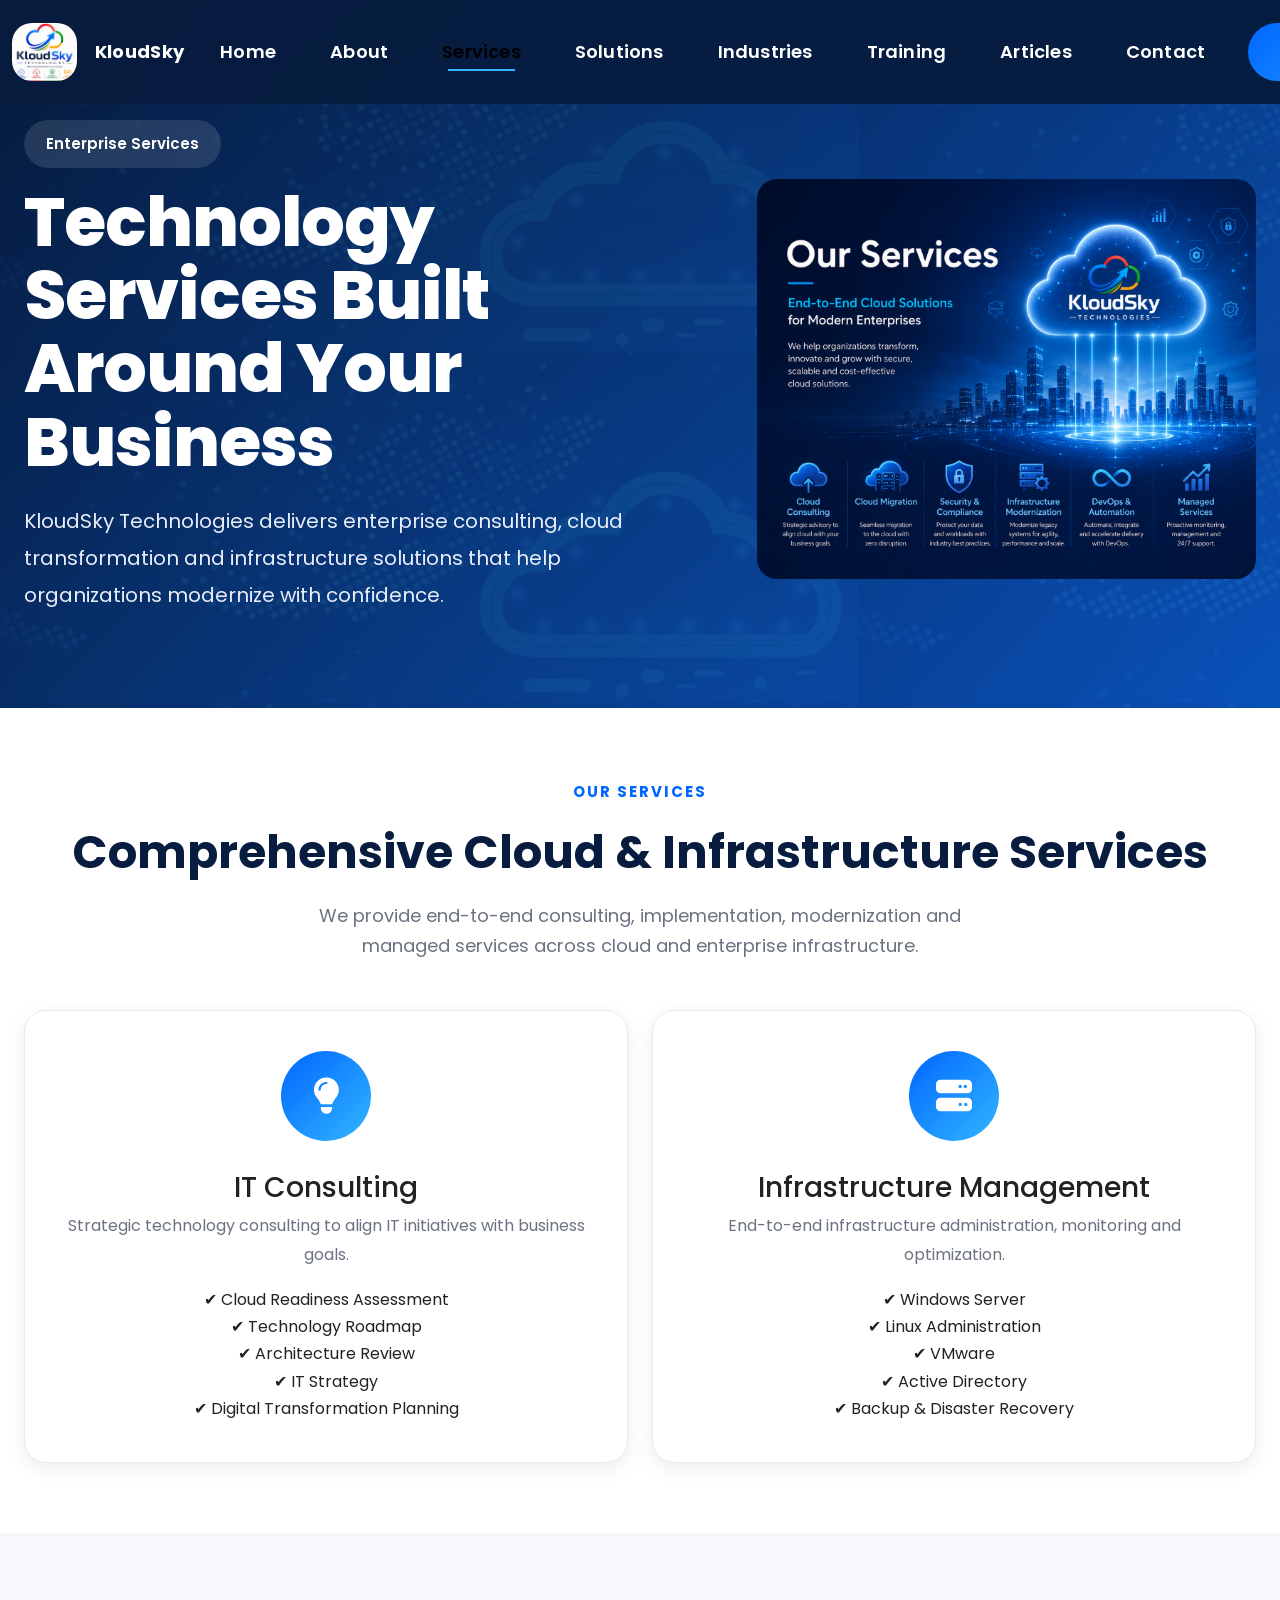
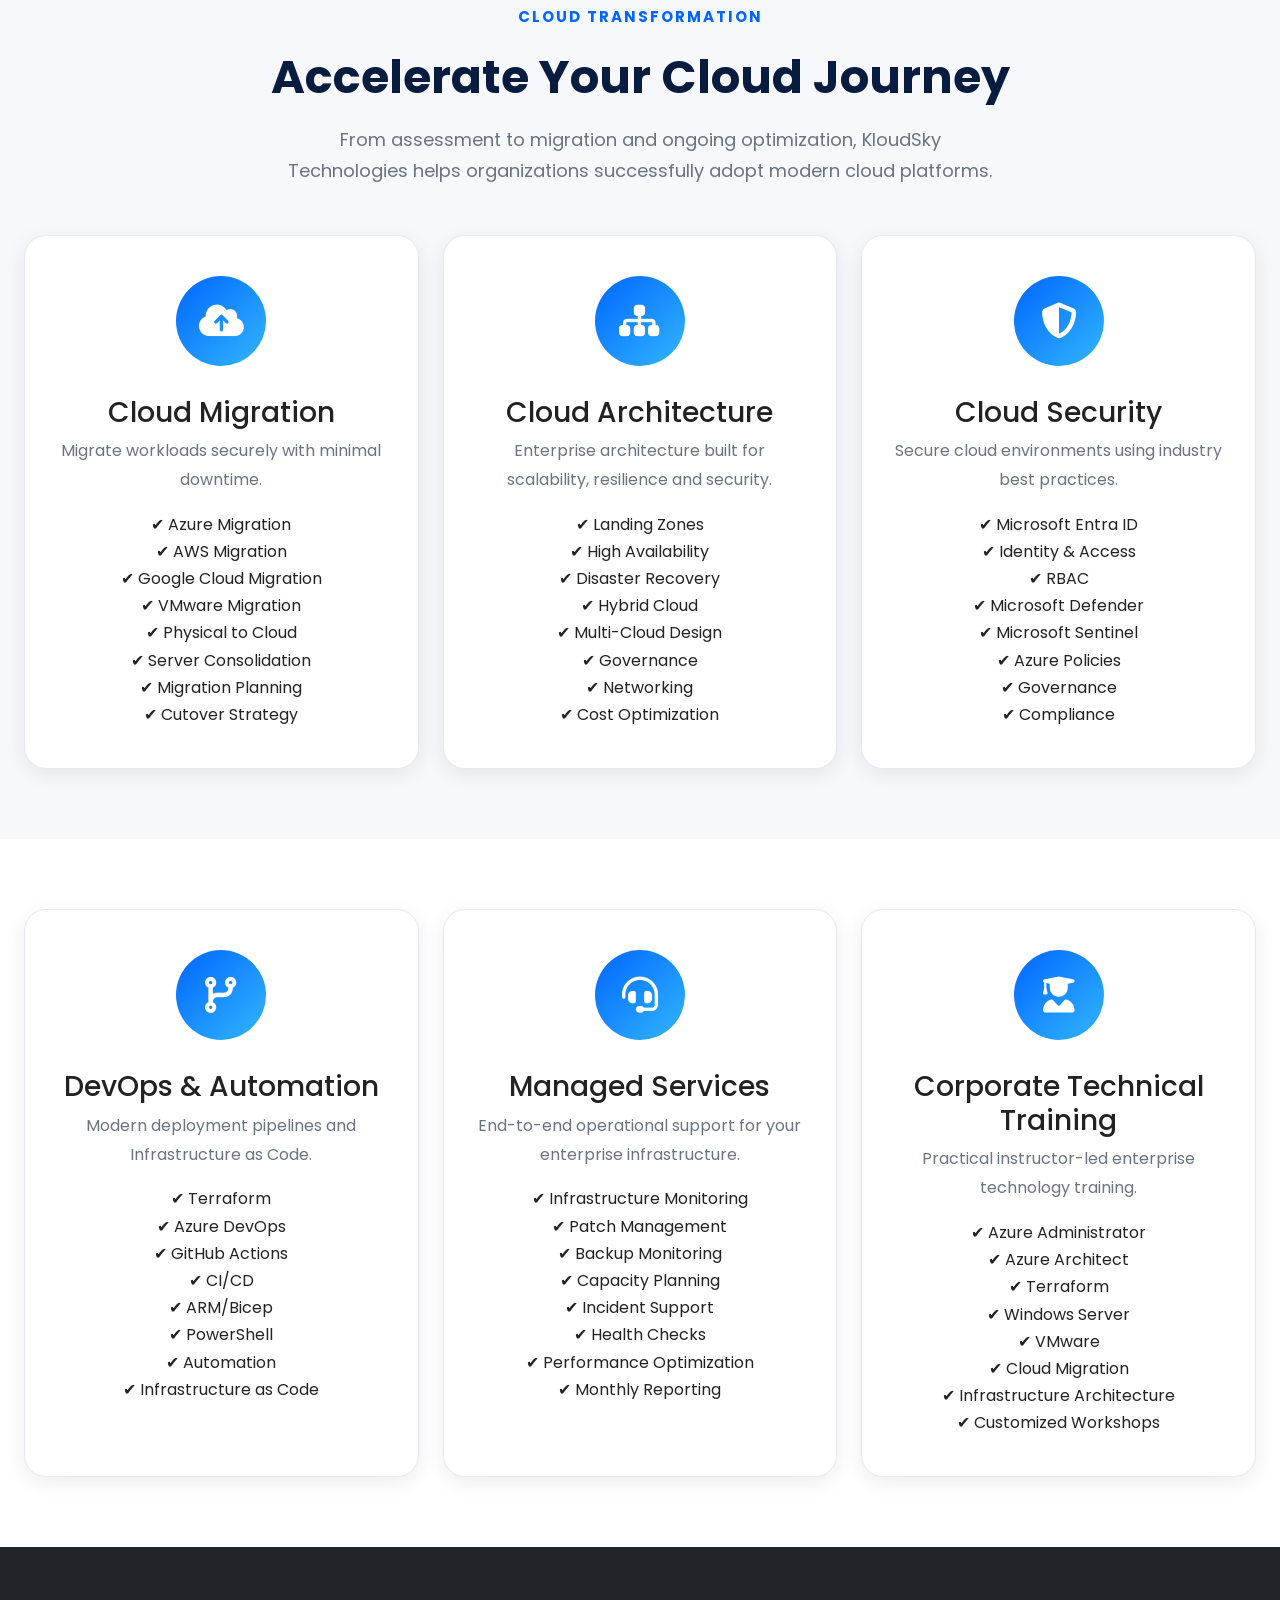
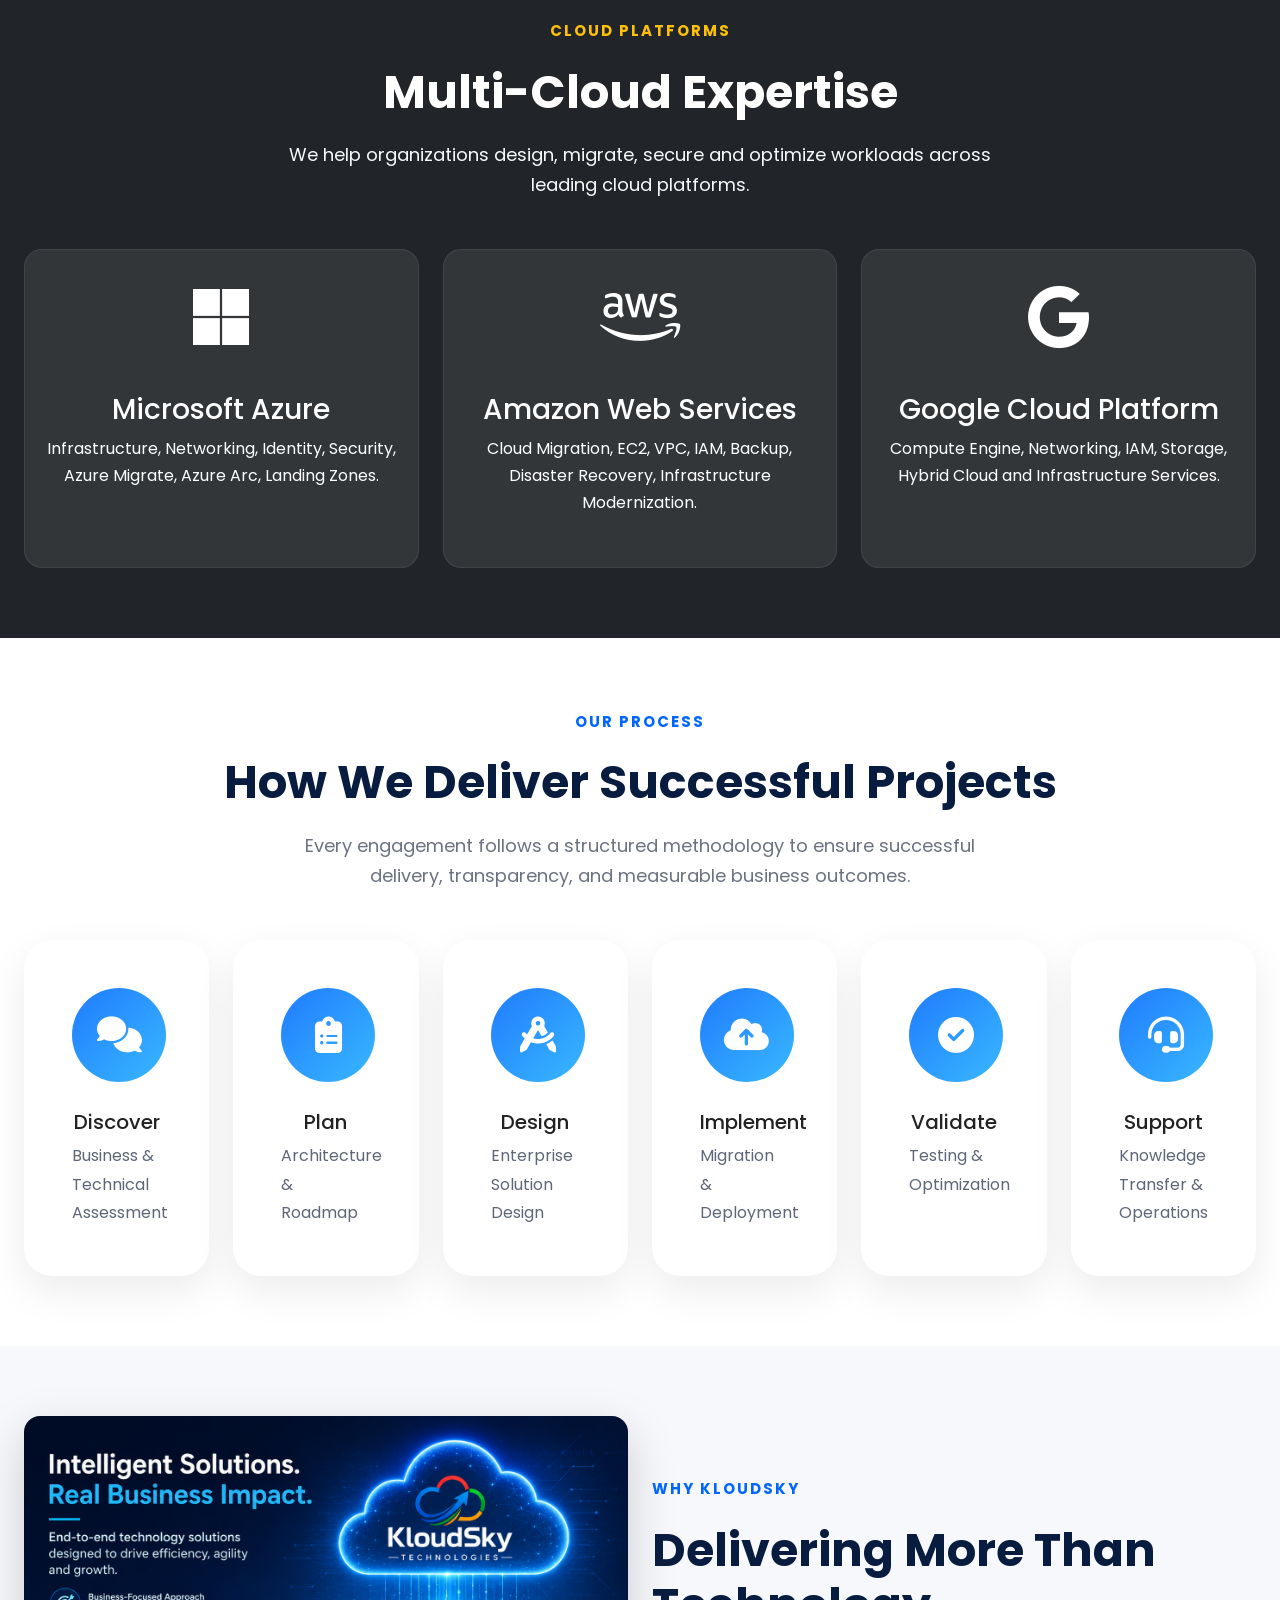
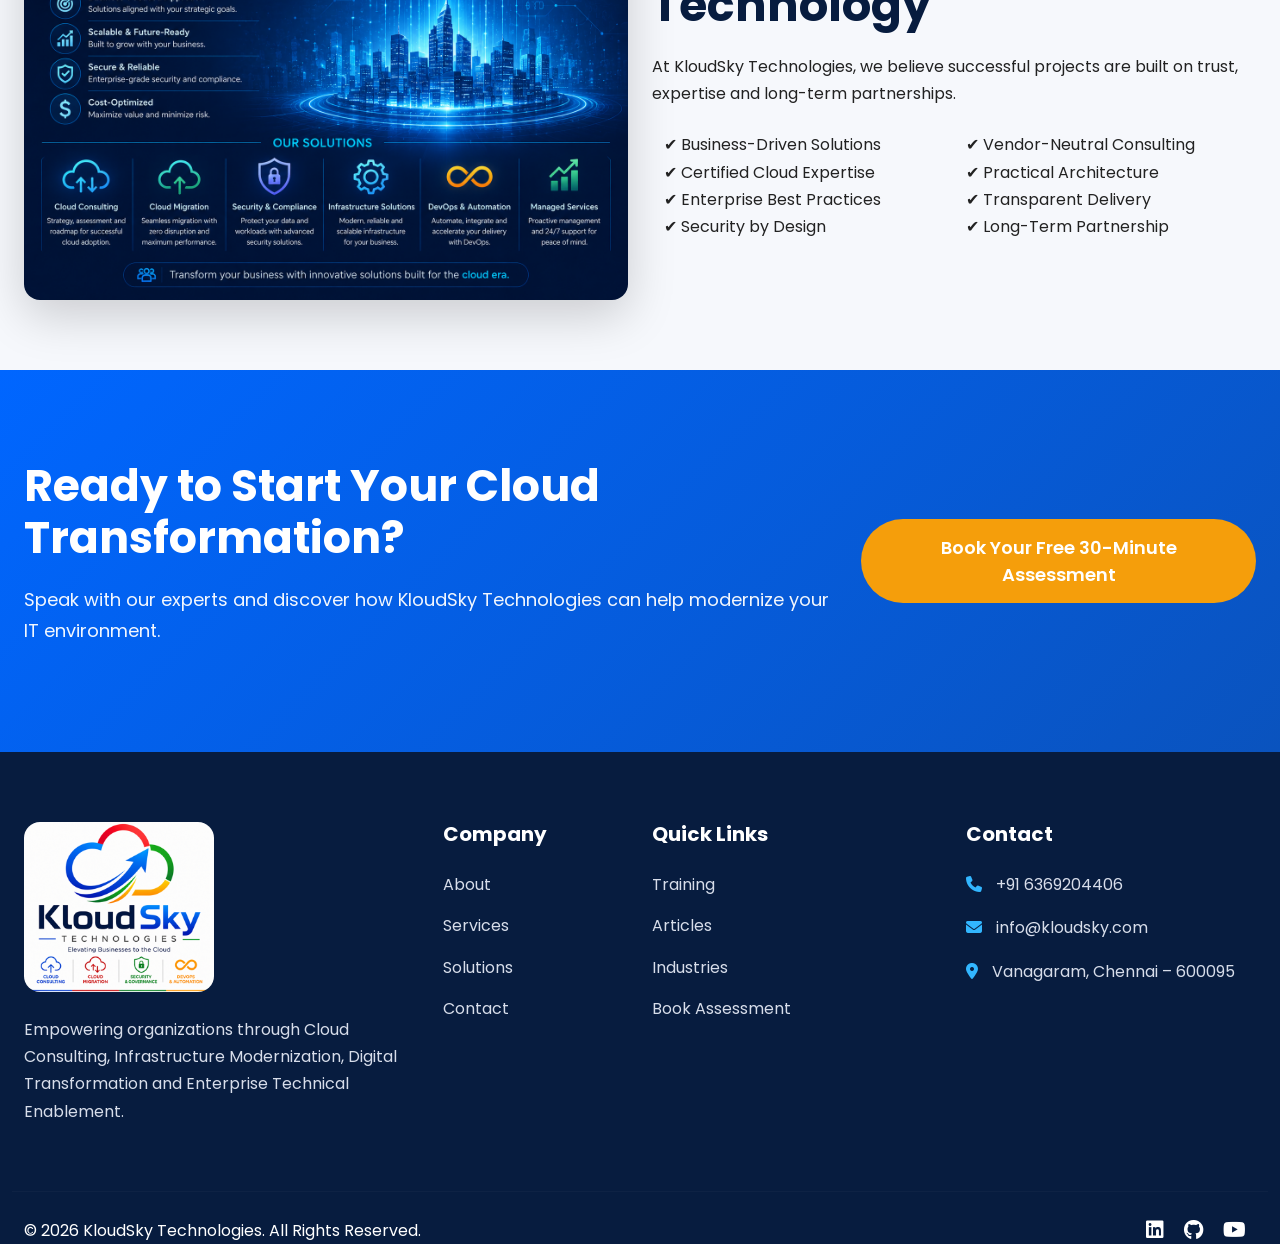
<file: services.html>
<!DOCTYPE html>
<html lang="en">

<head>

    <!-- ==========================================================
        KloudSky Technologies
        Services
    =========================================================== -->

    <meta charset="UTF-8">
    <meta name="viewport" content="width=device-width, initial-scale=1.0">

    <title>Services | KloudSky Technologies</title>

    <meta name="description"
        content="Enterprise Cloud Consulting, Infrastructure Management, Cloud Migration, Architecture, Security, DevOps and Corporate Technical Training.">

    <meta name="author"
        content="KloudSky Technologies">

    <!-- Bootstrap -->

    <link href="https://cdn.jsdelivr.net/npm/bootstrap@5.3.3/dist/css/bootstrap.min.css"
        rel="stylesheet">

    <!-- Font Awesome -->

    <link rel="stylesheet"
        href="https://cdnjs.cloudflare.com/ajax/libs/font-awesome/6.6.0/css/all.min.css">

    <!-- Google Font -->

    <link href="https://fonts.googleapis.com/css2?family=Poppins:wght@300;400;500;600;700;800&display=swap"
        rel="stylesheet">

    <!-- AOS -->

    <link href="https://unpkg.com/aos@2.3.4/dist/aos.css"
        rel="stylesheet">

    <!-- Shared CSS -->

    <link rel="stylesheet"
        href="assets/css/style.css">

</head>

<body>

    <!-- ==========================================
                Navigation
    =========================================== -->

    <header>

        <nav class="navbar navbar-expand-lg fixed-top">

            <div class="container">

                <a class="navbar-brand"
                    href="index.html">

                    <img src="assets/images/logo.png"
                        alt="KloudSky">
                    <span class="brand-text">

                        KloudSky

                    </span>

                </a>

                <button class="navbar-toggler"
                    type="button"
                    data-bs-toggle="collapse"
                    data-bs-target="#navbarMenu">

                    <i class="fas fa-bars"></i>

                </button>

                <div class="collapse navbar-collapse"
                    id="navbarMenu">

                    <ul class="navbar-nav mx-auto">

                        <li class="nav-item"><a class="nav-link" href="index.html">Home</a></li>
                        <li class="nav-item"><a class="nav-link" href="about.html">About</a></li>
                        <li class="nav-item"><a class="nav-link active" href="services.html">Services</a></li>
                        <li class="nav-item"><a class="nav-link" href="solutions.html">Solutions</a></li>
                        <li class="nav-item"><a class="nav-link" href="industries.html">Industries</a></li>
                        <li class="nav-item"><a class="nav-link" href="academy.html">Training</a></li>
                        <li class="nav-item"><a class="nav-link" href="knowledge.html">Articles</a></li>
                        <li class="nav-item"><a class="nav-link" href="contact.html">Contact</a></li>

                    </ul>

                    <a href="contact.html"
                        class="btn btn-primary nav-btn">

                        Book Assessment

                    </a>

                </div>

            </div>

        </nav>

    </header>


    <!-- ==========================================
                Hero Banner
    =========================================== -->

    <section class="hero-section">

        <div class="hero-overlay"></div>

        <div class="container">

            <div class="row align-items-center">

                <div class="col-lg-7">

                    <span class="hero-tag">

                        Enterprise Services

                    </span>

                    <h1>

                        Technology Services
                        Built Around
                        Your Business

                    </h1>

                    <p>

                        KloudSky Technologies delivers enterprise consulting,
                        cloud transformation and infrastructure solutions
                        that help organizations modernize with confidence.

                    </p>

                </div>

                <div class="col-lg-5">

                    <img src="assets/images/services-banner.png"
                        class="img-fluid"
                        alt="Services">

                </div>

            </div>

        </div>

    </section>


    <!-- ==========================================
                Services Overview
    =========================================== -->

    <section class="section-padding">

        <div class="container">

            <div class="text-center mb-5">

                <span class="section-tag">

                    Our Services

                </span>

                <h2 class="section-title">

                    Comprehensive Cloud & Infrastructure Services

                </h2>

                <p class="section-subtitle">

                    We provide end-to-end consulting, implementation,
                    modernization and managed services across
                    cloud and enterprise infrastructure.

                </p>

            </div>

            <div class="row g-4">

                <div class="col-lg-6">

                    <div class="service-card h-100">

                        <i class="fas fa-lightbulb"></i>

                        <h3>

                            IT Consulting

                        </h3>

                        <p>

                            Strategic technology consulting to align
                            IT initiatives with business goals.

                        </p>

                        <ul>

                            <li>✔ Cloud Readiness Assessment</li>
                            <li>✔ Technology Roadmap</li>
                            <li>✔ Architecture Review</li>
                            <li>✔ IT Strategy</li>
                            <li>✔ Digital Transformation Planning</li>

                        </ul>

                    </div>

                </div>

                <div class="col-lg-6">

                    <div class="service-card h-100">

                        <i class="fas fa-server"></i>

                        <h3>

                            Infrastructure Management

                        </h3>

                        <p>

                            End-to-end infrastructure administration,
                            monitoring and optimization.

                        </p>

                        <ul>

                            <li>✔ Windows Server</li>
                            <li>✔ Linux Administration</li>
                            <li>✔ VMware</li>
                            <li>✔ Active Directory</li>
                            <li>✔ Backup & Disaster Recovery</li>

                        </ul>

                    </div>

                </div>

            </div>

        </div>

    </section>

        <!-- ==========================================
                Cloud & Modernization Services
    =========================================== -->

    <section class="section-padding section-light">

        <div class="container">

            <div class="text-center mb-5">

                <span class="section-tag">

                    Cloud Transformation

                </span>

                <h2 class="section-title">

                    Accelerate Your Cloud Journey

                </h2>

                <p class="section-subtitle">

                    From assessment to migration and ongoing optimization,
                    KloudSky Technologies helps organizations successfully
                    adopt modern cloud platforms.

                </p>

            </div>

            <div class="row g-4">

                <!-- Cloud Migration -->

                <div class="col-lg-4">

                    <div class="service-card h-100">

                        <i class="fas fa-cloud-upload-alt"></i>

                        <h3>

                            Cloud Migration

                        </h3>

                        <p>

                            Migrate workloads securely with minimal downtime.

                        </p>

                        <ul>

                            <li>✔ Azure Migration</li>

                            <li>✔ AWS Migration</li>

                            <li>✔ Google Cloud Migration</li>

                            <li>✔ VMware Migration</li>

                            <li>✔ Physical to Cloud</li>

                            <li>✔ Server Consolidation</li>

                            <li>✔ Migration Planning</li>

                            <li>✔ Cutover Strategy</li>

                        </ul>

                    </div>

                </div>

                <!-- Architecture -->

                <div class="col-lg-4">

                    <div class="service-card h-100">

                        <i class="fas fa-sitemap"></i>

                        <h3>

                            Cloud Architecture

                        </h3>

                        <p>

                            Enterprise architecture built for scalability,
                            resilience and security.

                        </p>

                        <ul>

                            <li>✔ Landing Zones</li>

                            <li>✔ High Availability</li>

                            <li>✔ Disaster Recovery</li>

                            <li>✔ Hybrid Cloud</li>

                            <li>✔ Multi-Cloud Design</li>

                            <li>✔ Governance</li>

                            <li>✔ Networking</li>

                            <li>✔ Cost Optimization</li>

                        </ul>

                    </div>

                </div>

                <!-- Security -->

                <div class="col-lg-4">

                    <div class="service-card h-100">

                        <i class="fas fa-shield-halved"></i>

                        <h3>

                            Cloud Security

                        </h3>

                        <p>

                            Secure cloud environments using industry best
                            practices.

                        </p>

                        <ul>

                            <li>✔ Microsoft Entra ID</li>

                            <li>✔ Identity & Access</li>

                            <li>✔ RBAC</li>

                            <li>✔ Microsoft Defender</li>

                            <li>✔ Microsoft Sentinel</li>

                            <li>✔ Azure Policies</li>

                            <li>✔ Governance</li>

                            <li>✔ Compliance</li>

                        </ul>

                    </div>

                </div>

            </div>

        </div>

    </section>


    <!-- ==========================================
                Automation & Managed Services
    =========================================== -->

    <section class="section-padding">

        <div class="container">

            <div class="row g-4">

                <!-- DevOps -->

                <div class="col-lg-4">

                    <div class="service-card h-100">

                        <i class="fas fa-code-branch"></i>

                        <h3>

                            DevOps & Automation

                        </h3>

                        <p>

                            Modern deployment pipelines and Infrastructure
                            as Code.

                        </p>

                        <ul>

                            <li>✔ Terraform</li>

                            <li>✔ Azure DevOps</li>

                            <li>✔ GitHub Actions</li>

                            <li>✔ CI/CD</li>

                            <li>✔ ARM/Bicep</li>

                            <li>✔ PowerShell</li>

                            <li>✔ Automation</li>

                            <li>✔ Infrastructure as Code</li>

                        </ul>

                    </div>

                </div>

                <!-- Managed Services -->

                <div class="col-lg-4">

                    <div class="service-card h-100">

                        <i class="fas fa-headset"></i>

                        <h3>

                            Managed Services

                        </h3>

                        <p>

                            End-to-end operational support for your
                            enterprise infrastructure.

                        </p>

                        <ul>

                            <li>✔ Infrastructure Monitoring</li>

                            <li>✔ Patch Management</li>

                            <li>✔ Backup Monitoring</li>

                            <li>✔ Capacity Planning</li>

                            <li>✔ Incident Support</li>

                            <li>✔ Health Checks</li>

                            <li>✔ Performance Optimization</li>

                            <li>✔ Monthly Reporting</li>

                        </ul>

                    </div>

                </div>

                <!-- Training -->

                <div class="col-lg-4">

                    <div class="service-card h-100">

                        <i class="fas fa-user-graduate"></i>

                        <h3>

                            Corporate Technical Training

                        </h3>

                        <p>

                            Practical instructor-led enterprise technology
                            training.

                        </p>

                        <ul>

                            <li>✔ Azure Administrator</li>

                            <li>✔ Azure Architect</li>

                            <li>✔ Terraform</li>

                            <li>✔ Windows Server</li>

                            <li>✔ VMware</li>

                            <li>✔ Cloud Migration</li>

                            <li>✔ Infrastructure Architecture</li>

                            <li>✔ Customized Workshops</li>

                        </ul>

                    </div>

                </div>

            </div>

        </div>

    </section>


    <!-- ==========================================
                Platforms We Support
    =========================================== -->

    <section class="section-padding bg-dark text-white">

        <div class="container">

            <div class="text-center mb-5">

                <span class="section-tag text-warning">

                    Cloud Platforms

                </span>

                <h2 class="section-title text-white">

                    Multi-Cloud Expertise

                </h2>

                <p class="section-subtitle text-light">

                    We help organizations design, migrate, secure and optimize
                    workloads across leading cloud platforms.

                </p>

            </div>

            <div class="row g-4 text-center">

                <div class="col-lg-4">

                    <div class="tech-card">

                        <i class="fab fa-microsoft fa-4x"></i>

                        <h3 class="mt-4">

                            Microsoft Azure

                        </h3>

                        <p>

                            Infrastructure, Networking,
                            Identity, Security,
                            Azure Migrate,
                            Azure Arc,
                            Landing Zones.

                        </p>

                    </div>

                </div>

                <div class="col-lg-4">

                    <div class="tech-card">

                        <i class="fab fa-aws fa-4x"></i>

                        <h3 class="mt-4">

                            Amazon Web Services

                        </h3>

                        <p>

                            Cloud Migration,
                            EC2,
                            VPC,
                            IAM,
                            Backup,
                            Disaster Recovery,
                            Infrastructure Modernization.

                        </p>

                    </div>

                </div>

                <div class="col-lg-4">

                    <div class="tech-card">

                        <i class="fab fa-google fa-4x"></i>

                        <h3 class="mt-4">

                            Google Cloud Platform

                        </h3>

                        <p>

                            Compute Engine,
                            Networking,
                            IAM,
                            Storage,
                            Hybrid Cloud
                            and Infrastructure Services.

                        </p>

                    </div>

                </div>

            </div>

        </div>

    </section>

        <!-- ==========================================
                Our Engagement Process
    =========================================== -->

    <section class="section-padding">

        <div class="container">

            <div class="text-center mb-5">

                <span class="section-tag">

                    Our Process

                </span>

                <h2 class="section-title">

                    How We Deliver Successful Projects

                </h2>

                <p class="section-subtitle">

                    Every engagement follows a structured methodology to ensure
                    successful delivery, transparency, and measurable business outcomes.

                </p>

            </div>

            <div class="row g-4">

                <div class="col-lg-2 col-md-4 col-6">

                    <div class="feature-card text-center">

                        <i class="fas fa-comments"></i>

                        <h5>Discover</h5>

                        <p>Business & Technical Assessment</p>

                    </div>

                </div>

                <div class="col-lg-2 col-md-4 col-6">

                    <div class="feature-card text-center">

                        <i class="fas fa-clipboard-list"></i>

                        <h5>Plan</h5>

                        <p>Architecture & Roadmap</p>

                    </div>

                </div>

                <div class="col-lg-2 col-md-4 col-6">

                    <div class="feature-card text-center">

                        <i class="fas fa-drafting-compass"></i>

                        <h5>Design</h5>

                        <p>Enterprise Solution Design</p>

                    </div>

                </div>

                <div class="col-lg-2 col-md-4 col-6">

                    <div class="feature-card text-center">

                        <i class="fas fa-cloud-upload-alt"></i>

                        <h5>Implement</h5>

                        <p>Migration & Deployment</p>

                    </div>

                </div>

                <div class="col-lg-2 col-md-4 col-6">

                    <div class="feature-card text-center">

                        <i class="fas fa-check-circle"></i>

                        <h5>Validate</h5>

                        <p>Testing & Optimization</p>

                    </div>

                </div>

                <div class="col-lg-2 col-md-4 col-6">

                    <div class="feature-card text-center">

                        <i class="fas fa-headset"></i>

                        <h5>Support</h5>

                        <p>Knowledge Transfer & Operations</p>

                    </div>

                </div>

            </div>

        </div>

    </section>


    <!-- ==========================================
                Why Work With KloudSky
    =========================================== -->

    <section class="section-padding section-light">

        <div class="container">

            <div class="row align-items-center">

                <div class="col-lg-6">

                    <img src="assets/images/why-kloudsky-services.png"
                        class="img-fluid rounded-4 shadow-lg"
                        alt="Why KloudSky">

                </div>

                <div class="col-lg-6">

                    <span class="section-tag">

                        Why KloudSky

                    </span>

                    <h2 class="section-title">

                        Delivering More Than Technology

                    </h2>

                    <p>

                        At KloudSky Technologies, we believe successful projects
                        are built on trust, expertise and long-term partnerships.

                    </p>

                    <div class="row mt-4">

                        <div class="col-md-6">

                            <ul class="list-unstyled">

                                <li>✔ Business-Driven Solutions</li>
                                <li>✔ Certified Cloud Expertise</li>
                                <li>✔ Enterprise Best Practices</li>
                                <li>✔ Security by Design</li>

                            </ul>

                        </div>

                        <div class="col-md-6">

                            <ul class="list-unstyled">

                                <li>✔ Vendor-Neutral Consulting</li>
                                <li>✔ Practical Architecture</li>
                                <li>✔ Transparent Delivery</li>
                                <li>✔ Long-Term Partnership</li>

                            </ul>

                        </div>

                    </div>

                </div>

            </div>

        </div>

    </section>


    <!-- ==========================================
                Call To Action
    =========================================== -->

    <section class="cta-section">

        <div class="container">

            <div class="row align-items-center">

                <div class="col-lg-8">

                    <h2>

                        Ready to Start Your Cloud Transformation?

                    </h2>

                    <p>

                        Speak with our experts and discover how KloudSky
                        Technologies can help modernize your IT environment.

                    </p>

                </div>

                <div class="col-lg-4 text-lg-end">

                    <a href="contact.html"
                        class="btn btn-warning btn-lg">

                        Book Your Free 30-Minute Assessment

                    </a>

                </div>

            </div>

        </div>

    </section>


    <!-- ==========================================
                Footer
    =========================================== -->

    <footer class="footer">

        <div class="container">

            <div class="row">

                <div class="col-lg-4">

                    <img src="assets/images/logo.png"
                        class="footer-logo"
                        alt="KloudSky">

                    <p class="mt-4">

                        Empowering organizations through Cloud Consulting,
                        Infrastructure Modernization, Digital Transformation
                        and Enterprise Technical Enablement.

                    </p>

                </div>

                <div class="col-lg-2">

                    <h5>Company</h5>

                    <ul class="footer-links">

                        <li><a href="about.html">About</a></li>
                        <li><a href="services.html">Services</a></li>
                        <li><a href="solutions.html">Solutions</a></li>
                        <li><a href="contact.html">Contact</a></li>

                    </ul>

                </div>

                <div class="col-lg-3">

                    <h5>Quick Links</h5>

                    <ul class="footer-links">

                        <li><a href="academy.html">Training</a></li>
                        <li><a href="knowledge.html">Articles</a></li>
                        <li><a href="industries.html">Industries</a></li>
                        <li><a href="contact.html">Book Assessment</a></li>

                    </ul>

                </div>

                <div class="col-lg-3">

                    <h5>Contact</h5>

                    <p><i class="fas fa-phone"></i> +91 6369204406</p>

                    <p><i class="fas fa-envelope"></i> info@kloudsky.com</p>

                    <p>

                        <i class="fas fa-location-dot"></i>
                       
                        Vanagaram,
                        Chennai – 600095

                    </p>

                </div>

            </div>

            <hr>

            <div class="row align-items-center">

                <div class="col-lg-6">

                    © <span id="copyrightYear"></span>
                    KloudSky Technologies.
                    All Rights Reserved.

                </div>

                <div class="col-lg-6 text-lg-end">

                    <a href="#"><i class="fab fa-linkedin fa-lg me-3"></i></a>

                    <a href="#"><i class="fab fa-github fa-lg me-3"></i></a>

                    <a href="#"><i class="fab fa-youtube fa-lg"></i></a>

                </div>

            </div>

        </div>

    </footer>


    <!-- ==========================================
                Back To Top
    =========================================== -->

    <button id="backToTop">

        <i class="fas fa-chevron-up"></i>

    </button>


    <!-- ==========================================
                JavaScript
    =========================================== -->

    <script src="https://cdn.jsdelivr.net/npm/bootstrap@5.3.3/dist/js/bootstrap.bundle.min.js"></script>

    <script src="https://unpkg.com/aos@2.3.4/dist/aos.js"></script>

    <script>

        AOS.init({

            duration:1000,

            once:true

        });

    </script>

    <script src="assets/js/main.js"></script>

</body>

</html>
</file>
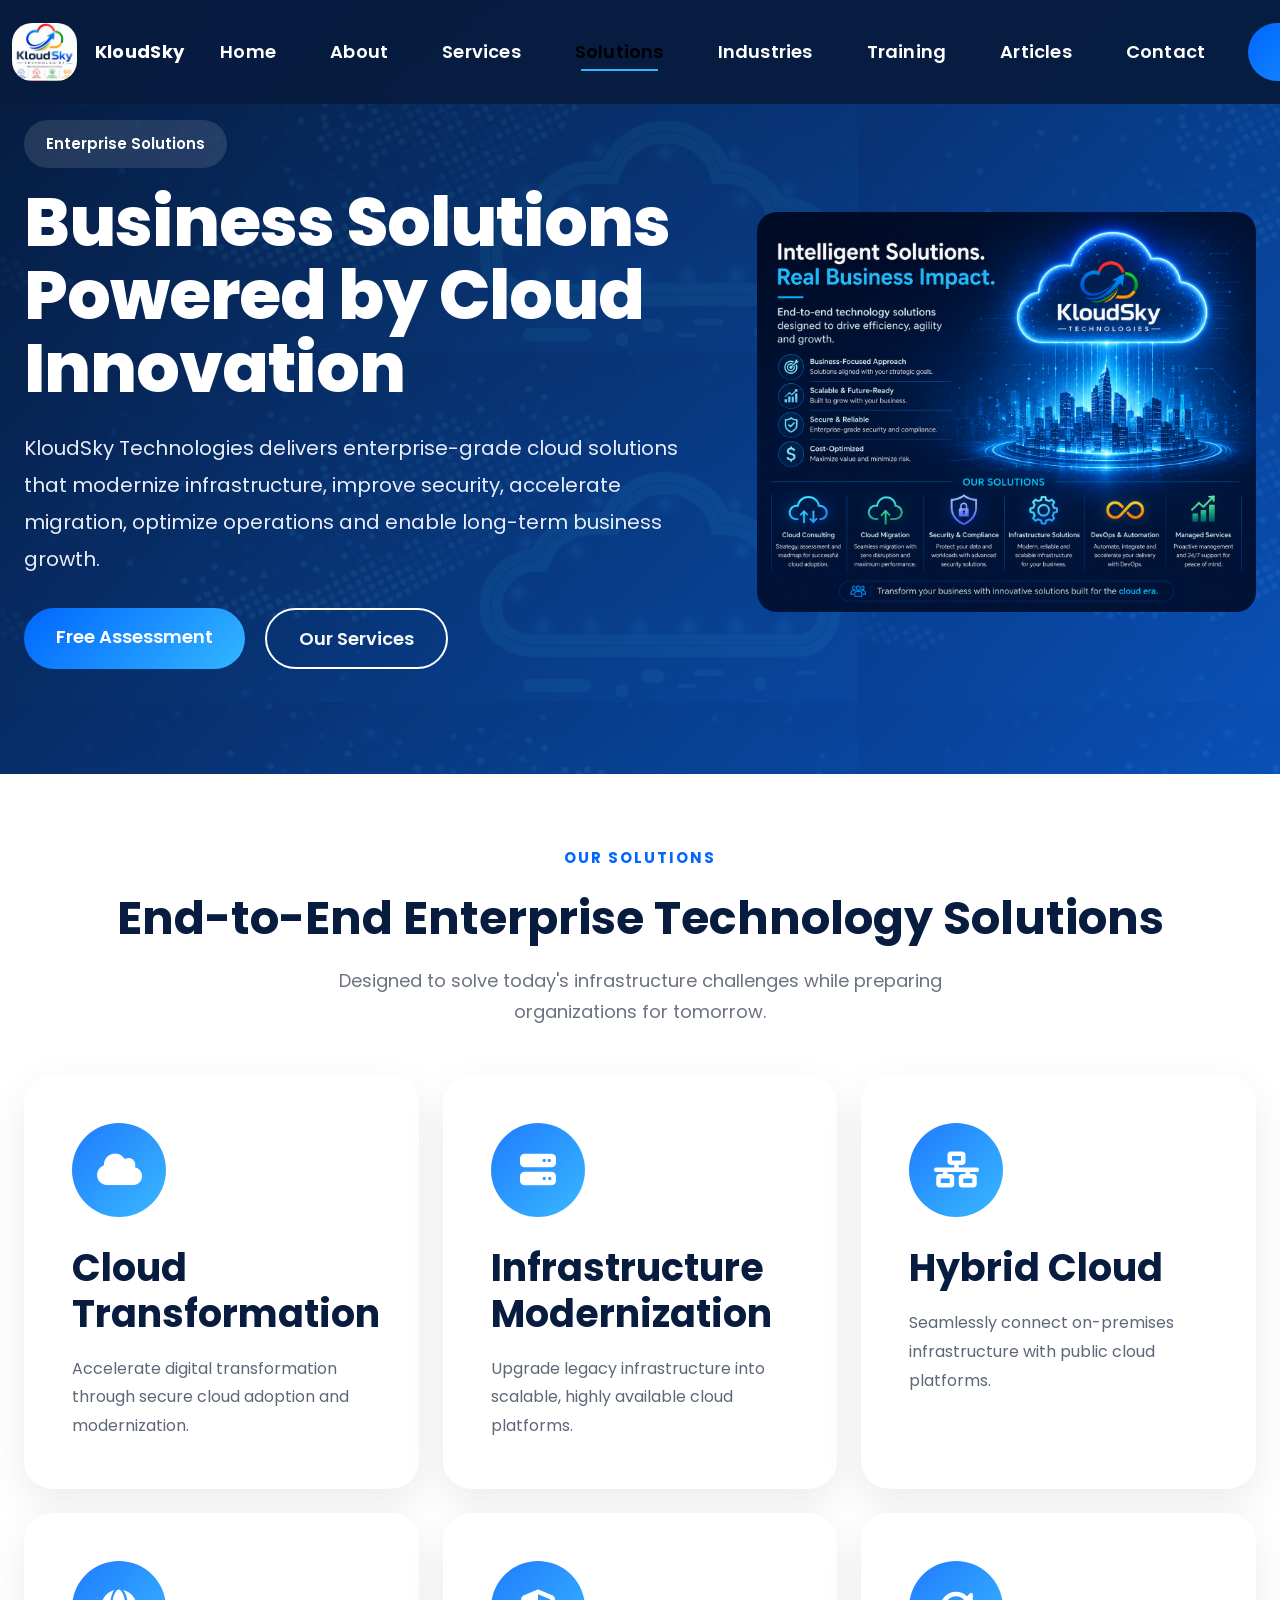
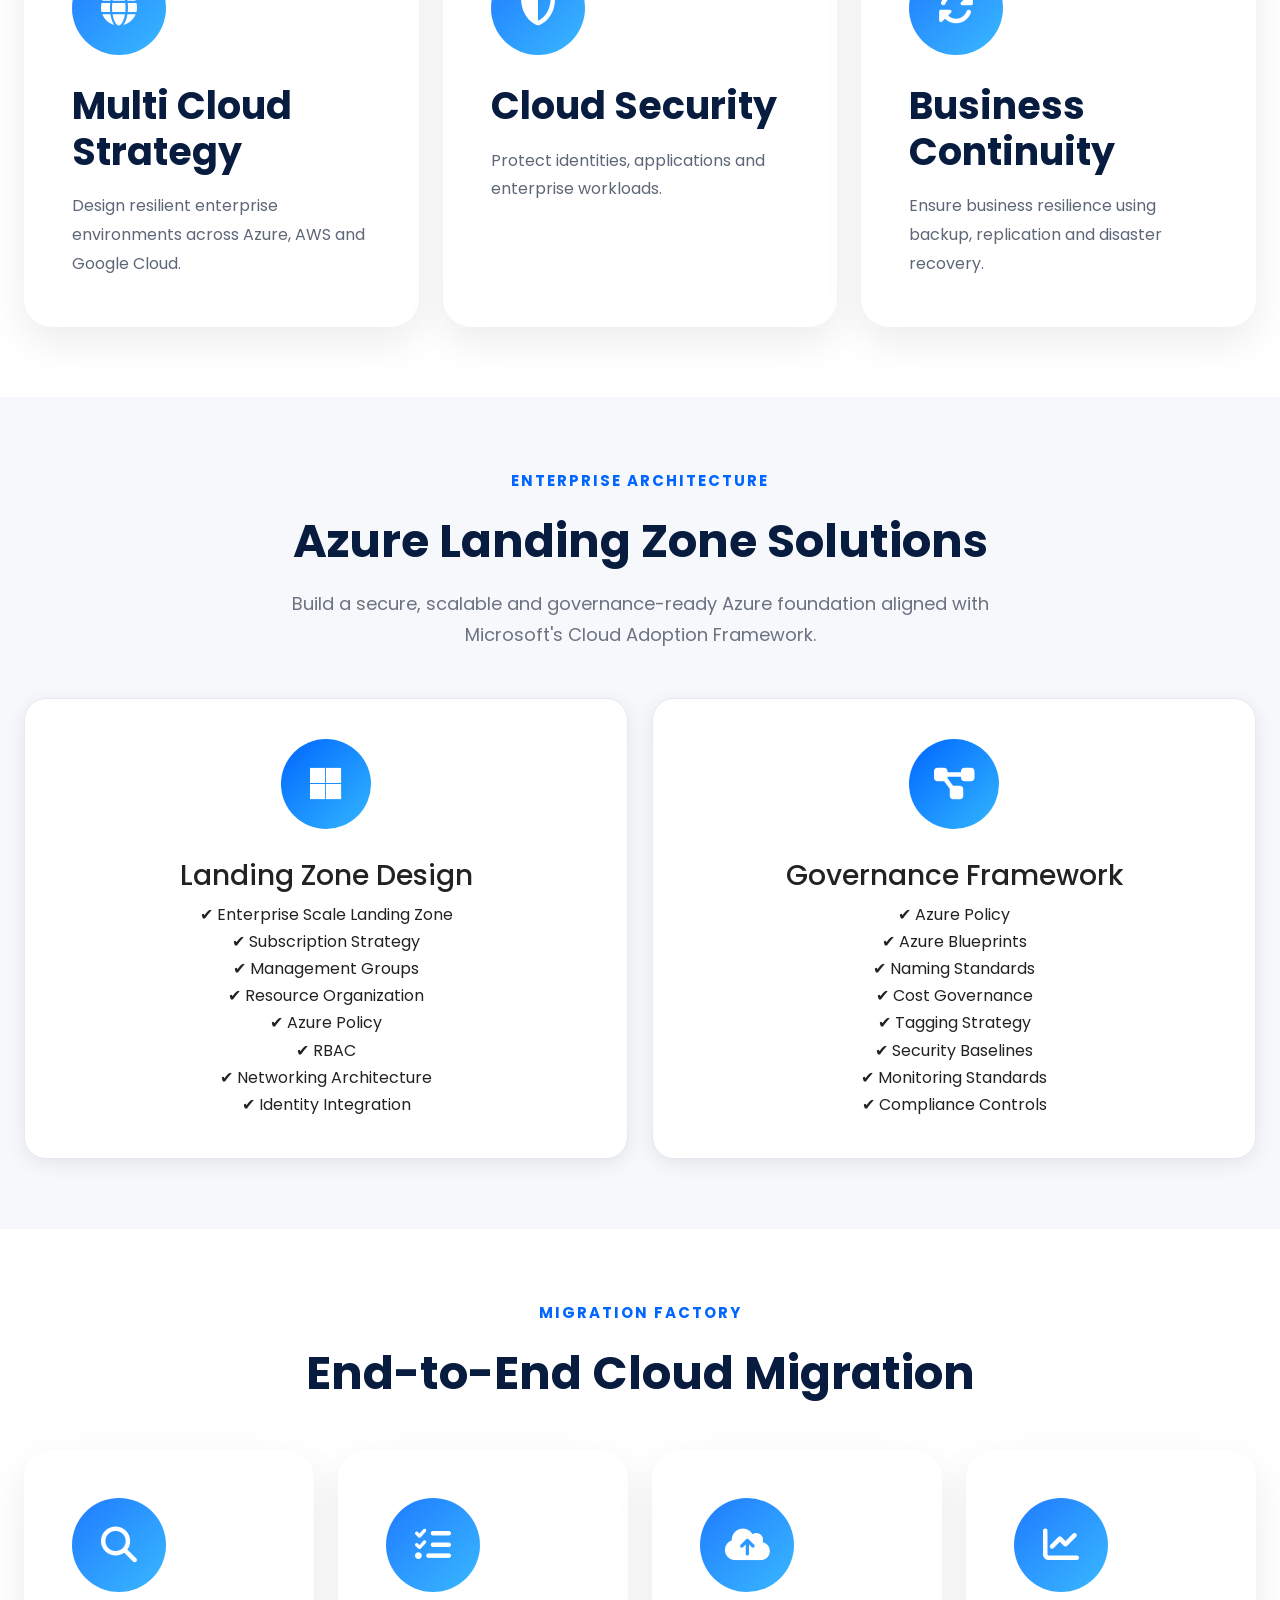
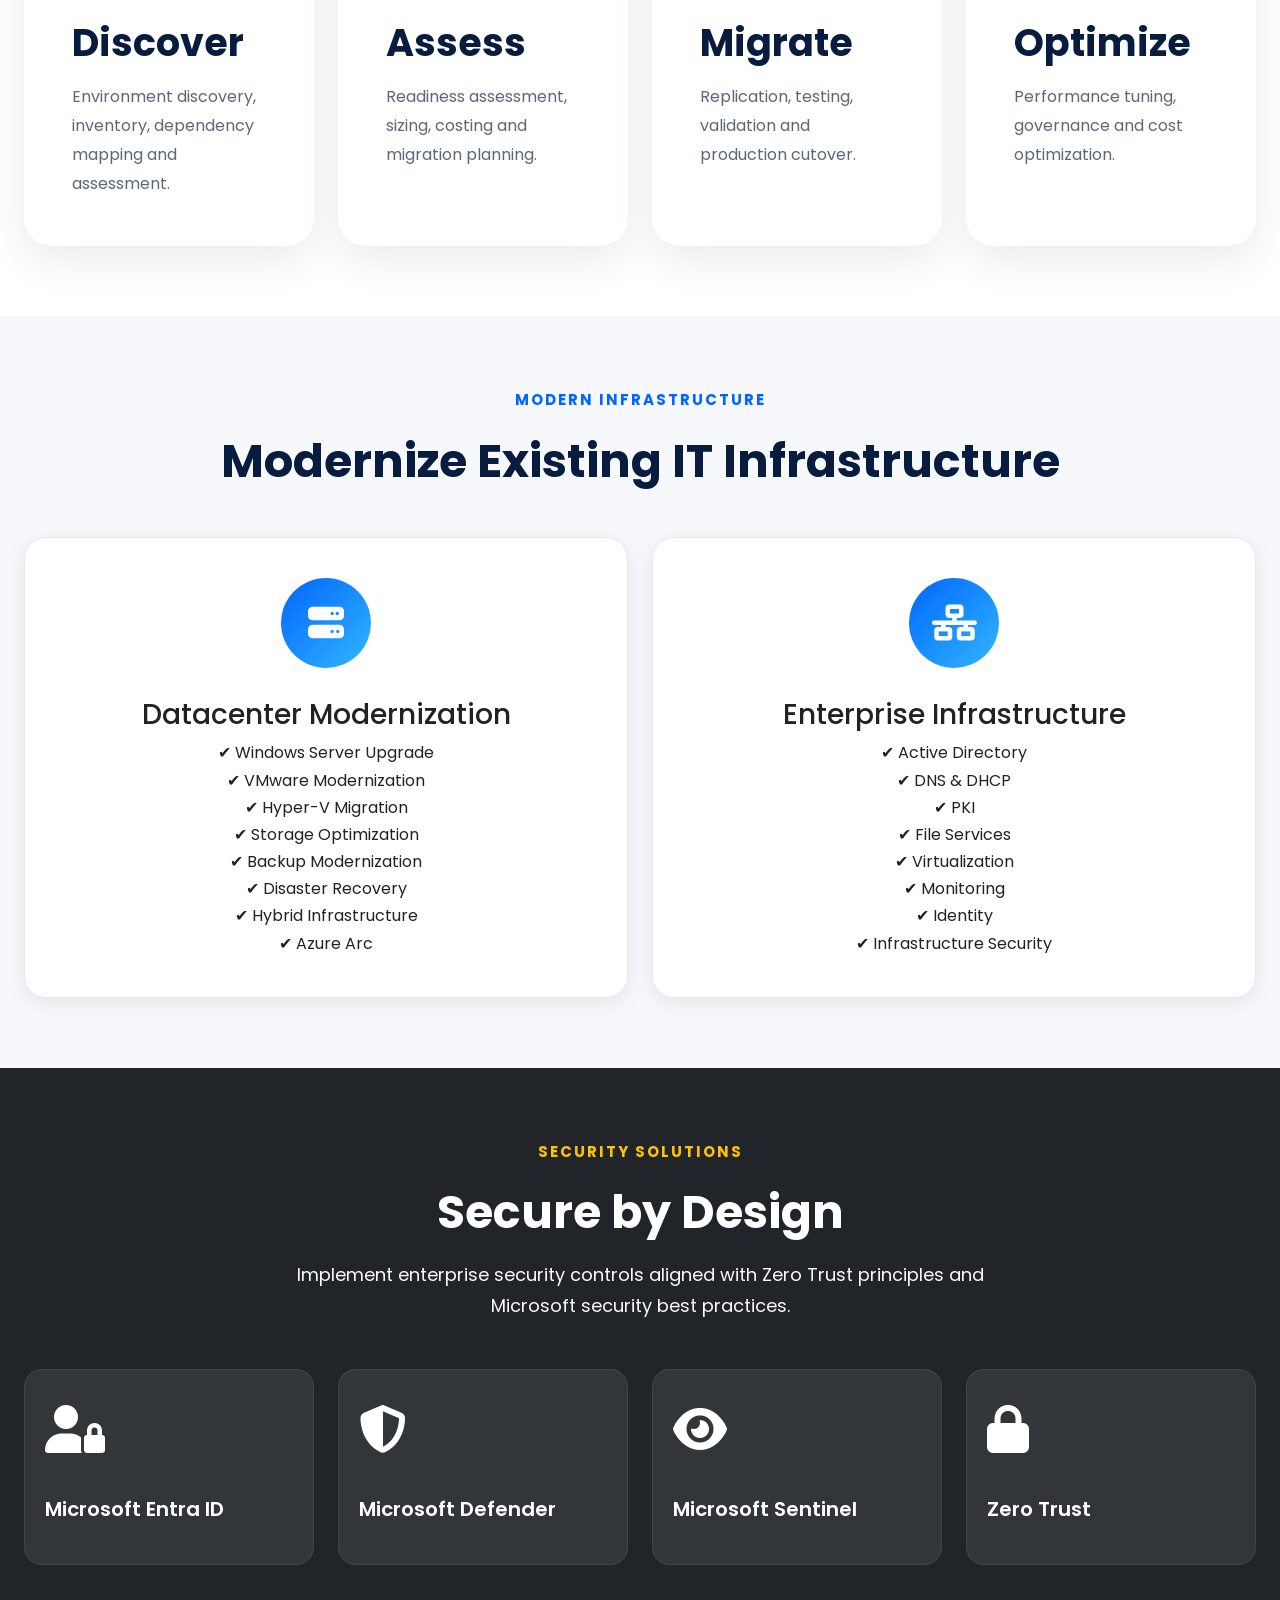
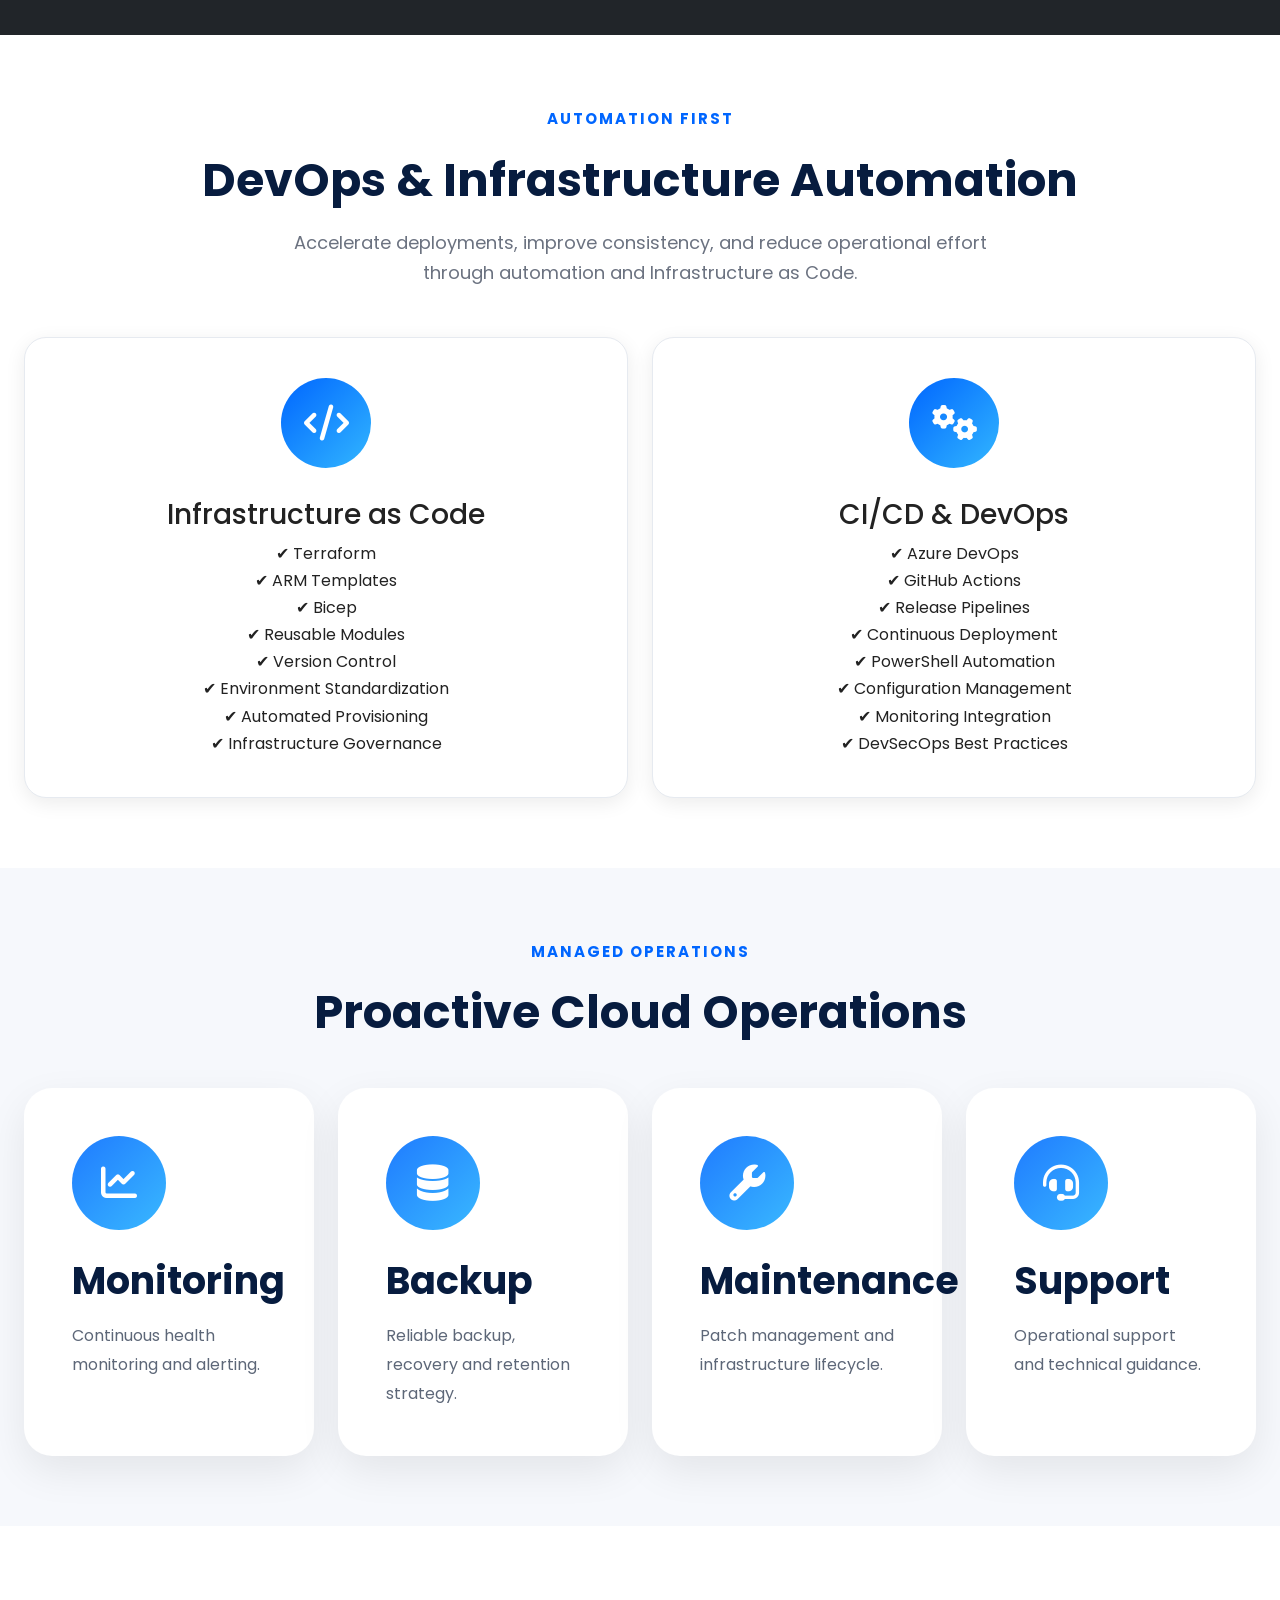
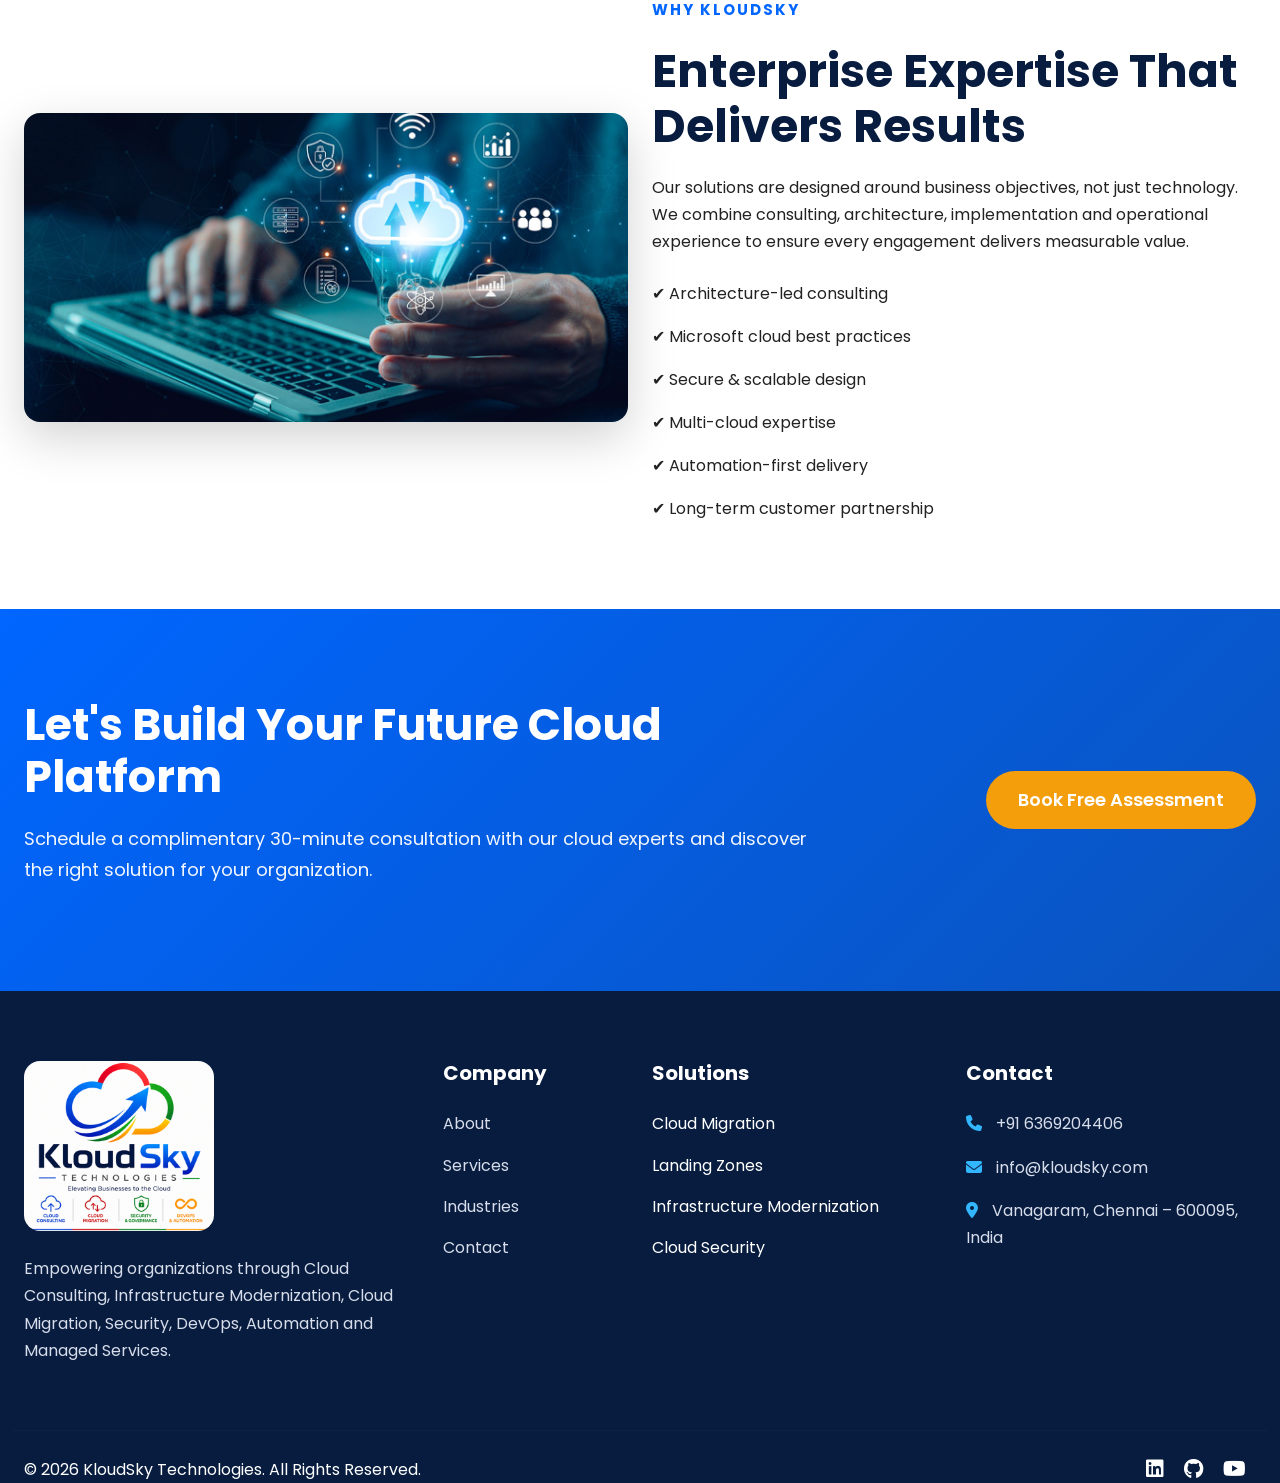
<file: solutions.html>
<!DOCTYPE html>
<html lang="en">

<head>

    <!-- ==========================================================
        KloudSky Technologies
        Enterprise Solutions
    =========================================================== -->

    <meta charset="UTF-8">

    <meta name="viewport"
        content="width=device-width, initial-scale=1.0">

    <title>

        Enterprise Cloud Solutions | KloudSky Technologies

    </title>

    <meta name="description"
        content="Enterprise Cloud Solutions including Cloud Migration, Infrastructure Modernization, Azure Landing Zones, Security, DevOps and Managed Services.">

    <meta name="author"
        content="KloudSky Technologies">

    <!-- Bootstrap -->

    <link href="https://cdn.jsdelivr.net/npm/bootstrap@5.3.3/dist/css/bootstrap.min.css"
        rel="stylesheet">

    <!-- Font Awesome -->

    <link rel="stylesheet"
        href="https://cdnjs.cloudflare.com/ajax/libs/font-awesome/6.6.0/css/all.min.css">

    <!-- Google Font -->

    <link href="https://fonts.googleapis.com/css2?family=Poppins:wght@300;400;500;600;700;800&display=swap"
        rel="stylesheet">

    <!-- AOS -->

    <link href="https://unpkg.com/aos@2.3.4/dist/aos.css"
        rel="stylesheet">

    <!-- Shared CSS -->

    <link rel="stylesheet"
        href="assets/css/style.css">

</head>

<body>

<!-- =====================================================
        Navigation
====================================================== -->

<header>

<nav class="navbar navbar-expand-lg fixed-top">

<div class="container">

<a class="navbar-brand"
href="index.html">

<img src="assets/images/logo.png"
alt="KloudSky">
<span class="brand-text">

    KloudSky

</span>

</a>

<button class="navbar-toggler"
type="button"
data-bs-toggle="collapse"
data-bs-target="#navbarMenu">

<i class="fas fa-bars"></i>

</button>

<div class="collapse navbar-collapse"
id="navbarMenu">

<ul class="navbar-nav mx-auto">

<li class="nav-item"><a class="nav-link" href="index.html">Home</a></li>

<li class="nav-item"><a class="nav-link" href="about.html">About</a></li>

<li class="nav-item"><a class="nav-link" href="services.html">Services</a></li>

<li class="nav-item"><a class="nav-link active" href="solutions.html">Solutions</a></li>

<li class="nav-item"><a class="nav-link" href="industries.html">Industries</a></li>

<li class="nav-item"><a class="nav-link" href="academy.html">Training</a></li>

<li class="nav-item"><a class="nav-link" href="knowledge.html">Articles</a></li>

<li class="nav-item"><a class="nav-link" href="contact.html">Contact</a></li>

</ul>

<a href="contact.html"
class="btn btn-primary nav-btn">

Book Assessment

</a>

</div>

</div>

</nav>

</header>



<!-- =====================================================
            Hero Banner
====================================================== -->

<section class="hero-section">

<div class="hero-overlay"></div>

<div class="container">

<div class="row align-items-center">

<div class="col-lg-7">

<span class="hero-tag">

Enterprise Solutions

</span>

<h1>

Business Solutions

Powered by

Cloud Innovation

</h1>

<p>

KloudSky Technologies delivers enterprise-grade cloud
solutions that modernize infrastructure,
improve security,
accelerate migration,
optimize operations
and enable long-term business growth.

</p>

<div class="hero-buttons">

<a href="contact.html"
class="btn btn-primary btn-lg">

Free Assessment

</a>

<a href="services.html"
class="btn btn-outline-light btn-lg">

Our Services

</a>

</div>

</div>

<div class="col-lg-5">

<img src="assets/images/solutions-banner.png"
class="img-fluid"
alt="Enterprise Solutions">

</div>

</div>

</div>

</section>



<!-- =====================================================
            Solution Portfolio
====================================================== -->

<section class="section-padding">

<div class="container">

<div class="text-center mb-5">

<span class="section-tag">

Our Solutions

</span>

<h2 class="section-title">

End-to-End Enterprise Technology Solutions

</h2>

<p class="section-subtitle">

Designed to solve today's infrastructure challenges
while preparing organizations for tomorrow.

</p>

</div>

<div class="row g-4">

<div class="col-lg-4">

<div class="feature-card">

<i class="fas fa-cloud"></i>

<h4>

Cloud Transformation

</h4>

<p>

Accelerate digital transformation through secure
cloud adoption and modernization.

</p>

</div>

</div>

<div class="col-lg-4">

<div class="feature-card">

<i class="fas fa-server"></i>

<h4>

Infrastructure Modernization

</h4>

<p>

Upgrade legacy infrastructure into scalable,
highly available cloud platforms.

</p>

</div>

</div>

<div class="col-lg-4">

<div class="feature-card">

<i class="fas fa-network-wired"></i>

<h4>

Hybrid Cloud

</h4>

<p>

Seamlessly connect on-premises infrastructure
with public cloud platforms.

</p>

</div>

</div>

<div class="col-lg-4">

<div class="feature-card">

<i class="fas fa-globe"></i>

<h4>

Multi Cloud Strategy

</h4>

<p>

Design resilient enterprise environments across
Azure,
AWS
and Google Cloud.

</p>

</div>

</div>

<div class="col-lg-4">

<div class="feature-card">

<i class="fas fa-shield-halved"></i>

<h4>

Cloud Security

</h4>

<p>

Protect identities,
applications
and enterprise workloads.

</p>

</div>

</div>

<div class="col-lg-4">

<div class="feature-card">

<i class="fas fa-rotate"></i>

<h4>

Business Continuity

</h4>

<p>

Ensure business resilience using backup,
replication
and disaster recovery.

</p>

</div>

</div>

</div>

</div>

</section>

    <!-- =====================================================
            Azure Landing Zone Solutions
    ====================================================== -->

    <section class="section-padding section-light">

        <div class="container">

            <div class="text-center mb-5">

                <span class="section-tag">

                    Enterprise Architecture

                </span>

                <h2 class="section-title">

                    Azure Landing Zone Solutions

                </h2>

                <p class="section-subtitle">

                    Build a secure, scalable and governance-ready Azure
                    foundation aligned with Microsoft's Cloud Adoption Framework.

                </p>

            </div>

            <div class="row g-4">

                <div class="col-lg-6">

                    <div class="service-card h-100">

                        <i class="fab fa-microsoft"></i>

                        <h3>

                            Landing Zone Design

                        </h3>

                        <ul>

                            <li>✔ Enterprise Scale Landing Zone</li>

                            <li>✔ Subscription Strategy</li>

                            <li>✔ Management Groups</li>

                            <li>✔ Resource Organization</li>

                            <li>✔ Azure Policy</li>

                            <li>✔ RBAC</li>

                            <li>✔ Networking Architecture</li>

                            <li>✔ Identity Integration</li>

                        </ul>

                    </div>

                </div>

                <div class="col-lg-6">

                    <div class="service-card h-100">

                        <i class="fas fa-diagram-project"></i>

                        <h3>

                            Governance Framework

                        </h3>

                        <ul>

                            <li>✔ Azure Policy</li>

                            <li>✔ Azure Blueprints</li>

                            <li>✔ Naming Standards</li>

                            <li>✔ Cost Governance</li>

                            <li>✔ Tagging Strategy</li>

                            <li>✔ Security Baselines</li>

                            <li>✔ Monitoring Standards</li>

                            <li>✔ Compliance Controls</li>

                        </ul>

                    </div>

                </div>

            </div>

        </div>

    </section>


    <!-- =====================================================
            Cloud Migration Factory
    ====================================================== -->

    <section class="section-padding">

        <div class="container">

            <div class="text-center mb-5">

                <span class="section-tag">

                    Migration Factory

                </span>

                <h2 class="section-title">

                    End-to-End Cloud Migration

                </h2>

            </div>

            <div class="row g-4">

                <div class="col-lg-3">

                    <div class="feature-card text-center">

                        <i class="fas fa-magnifying-glass"></i>

                        <h4>

                            Discover

                        </h4>

                        <p>

                            Environment discovery,
                            inventory,
                            dependency mapping
                            and assessment.

                        </p>

                    </div>

                </div>

                <div class="col-lg-3">

                    <div class="feature-card text-center">

                        <i class="fas fa-list-check"></i>

                        <h4>

                            Assess

                        </h4>

                        <p>

                            Readiness assessment,
                            sizing,
                            costing
                            and migration planning.

                        </p>

                    </div>

                </div>

                <div class="col-lg-3">

                    <div class="feature-card text-center">

                        <i class="fas fa-cloud-arrow-up"></i>

                        <h4>

                            Migrate

                        </h4>

                        <p>

                            Replication,
                            testing,
                            validation
                            and production cutover.

                        </p>

                    </div>

                </div>

                <div class="col-lg-3">

                    <div class="feature-card text-center">

                        <i class="fas fa-chart-line"></i>

                        <h4>

                            Optimize

                        </h4>

                        <p>

                            Performance tuning,
                            governance
                            and cost optimization.

                        </p>

                    </div>

                </div>

            </div>

        </div>

    </section>


    <!-- =====================================================
            Infrastructure Modernization
    ====================================================== -->

    <section class="section-padding section-light">

        <div class="container">

            <div class="text-center mb-5">

                <span class="section-tag">

                    Modern Infrastructure

                </span>

                <h2 class="section-title">

                    Modernize Existing IT Infrastructure

                </h2>

            </div>

            <div class="row g-4">

                <div class="col-lg-6">

                    <div class="service-card">

                        <i class="fas fa-server"></i>

                        <h3>

                            Datacenter Modernization

                        </h3>

                        <ul>

                            <li>✔ Windows Server Upgrade</li>

                            <li>✔ VMware Modernization</li>

                            <li>✔ Hyper-V Migration</li>

                            <li>✔ Storage Optimization</li>

                            <li>✔ Backup Modernization</li>

                            <li>✔ Disaster Recovery</li>

                            <li>✔ Hybrid Infrastructure</li>

                            <li>✔ Azure Arc</li>

                        </ul>

                    </div>

                </div>

                <div class="col-lg-6">

                    <div class="service-card">

                        <i class="fas fa-network-wired"></i>

                        <h3>

                            Enterprise Infrastructure

                        </h3>

                        <ul>

                            <li>✔ Active Directory</li>

                            <li>✔ DNS & DHCP</li>

                            <li>✔ PKI</li>

                            <li>✔ File Services</li>

                            <li>✔ Virtualization</li>

                            <li>✔ Monitoring</li>

                            <li>✔ Identity</li>

                            <li>✔ Infrastructure Security</li>

                        </ul>

                    </div>

                </div>

            </div>

        </div>

    </section>


    <!-- =====================================================
            Enterprise Security
    ====================================================== -->

    <section class="section-padding bg-dark text-white">

        <div class="container">

            <div class="text-center mb-5">

                <span class="section-tag text-warning">

                    Security Solutions

                </span>

                <h2 class="section-title text-white">

                    Secure by Design

                </h2>

                <p class="section-subtitle text-light">

                    Implement enterprise security controls aligned with
                    Zero Trust principles and Microsoft security best practices.

                </p>

            </div>

            <div class="row g-4">

                <div class="col-lg-3">

                    <div class="tech-card">

                        <i class="fas fa-user-lock fa-3x"></i>

                        <h5 class="mt-4">

                            Microsoft Entra ID

                        </h5>

                    </div>

                </div>

                <div class="col-lg-3">

                    <div class="tech-card">

                        <i class="fas fa-shield-halved fa-3x"></i>

                        <h5 class="mt-4">

                            Microsoft Defender

                        </h5>

                    </div>

                </div>

                <div class="col-lg-3">

                    <div class="tech-card">

                        <i class="fas fa-eye fa-3x"></i>

                        <h5 class="mt-4">

                            Microsoft Sentinel

                        </h5>

                    </div>

                </div>

                <div class="col-lg-3">

                    <div class="tech-card">

                        <i class="fas fa-lock fa-3x"></i>

                        <h5 class="mt-4">

                            Zero Trust

                        </h5>

                    </div>

                </div>

            </div>

        </div>

    </section>

        <!-- =====================================================
            DevOps & Automation Accelerator
    ====================================================== -->

    <section class="section-padding">

        <div class="container">

            <div class="text-center mb-5">

                <span class="section-tag">

                    Automation First

                </span>

                <h2 class="section-title">

                    DevOps & Infrastructure Automation

                </h2>

                <p class="section-subtitle">

                    Accelerate deployments, improve consistency, and reduce operational effort through automation and Infrastructure as Code.

                </p>

            </div>

            <div class="row g-4">

                <div class="col-lg-6">

                    <div class="service-card h-100">

                        <i class="fas fa-code"></i>

                        <h3>

                            Infrastructure as Code

                        </h3>

                        <ul>

                            <li>✔ Terraform</li>
                            <li>✔ ARM Templates</li>
                            <li>✔ Bicep</li>
                            <li>✔ Reusable Modules</li>
                            <li>✔ Version Control</li>
                            <li>✔ Environment Standardization</li>
                            <li>✔ Automated Provisioning</li>
                            <li>✔ Infrastructure Governance</li>

                        </ul>

                    </div>

                </div>

                <div class="col-lg-6">

                    <div class="service-card h-100">

                        <i class="fas fa-gears"></i>

                        <h3>

                            CI/CD & DevOps

                        </h3>

                        <ul>

                            <li>✔ Azure DevOps</li>
                            <li>✔ GitHub Actions</li>
                            <li>✔ Release Pipelines</li>
                            <li>✔ Continuous Deployment</li>
                            <li>✔ PowerShell Automation</li>
                            <li>✔ Configuration Management</li>
                            <li>✔ Monitoring Integration</li>
                            <li>✔ DevSecOps Best Practices</li>

                        </ul>

                    </div>

                </div>

            </div>

        </div>

    </section>


    <!-- =====================================================
            Managed Cloud Operations
    ====================================================== -->

    <section class="section-padding section-light">

        <div class="container">

            <div class="text-center mb-5">

                <span class="section-tag">

                    Managed Operations

                </span>

                <h2 class="section-title">

                    Proactive Cloud Operations

                </h2>

            </div>

            <div class="row g-4">

                <div class="col-lg-3">

                    <div class="feature-card text-center">

                        <i class="fas fa-chart-line"></i>

                        <h4>Monitoring</h4>

                        <p>Continuous health monitoring and alerting.</p>

                    </div>

                </div>

                <div class="col-lg-3">

                    <div class="feature-card text-center">

                        <i class="fas fa-database"></i>

                        <h4>Backup</h4>

                        <p>Reliable backup, recovery and retention strategy.</p>

                    </div>

                </div>

                <div class="col-lg-3">

                    <div class="feature-card text-center">

                        <i class="fas fa-wrench"></i>

                        <h4>Maintenance</h4>

                        <p>Patch management and infrastructure lifecycle.</p>

                    </div>

                </div>

                <div class="col-lg-3">

                    <div class="feature-card text-center">

                        <i class="fas fa-headset"></i>

                        <h4>Support</h4>

                        <p>Operational support and technical guidance.</p>

                    </div>

                </div>

            </div>

        </div>

    </section>


    <!-- =====================================================
            Why KloudSky Solutions
    ====================================================== -->

    <section class="section-padding">

        <div class="container">

            <div class="row align-items-center">

                <div class="col-lg-6">

                    <img src="assets/images/solution-value.png"
                        class="img-fluid rounded-4 shadow-lg"
                        alt="Why KloudSky">

                </div>

                <div class="col-lg-6">

                    <span class="section-tag">

                        Why KloudSky

                    </span>

                    <h2 class="section-title">

                        Enterprise Expertise That Delivers Results

                    </h2>

                    <p>

                        Our solutions are designed around business objectives,
                        not just technology. We combine consulting,
                        architecture, implementation and operational experience
                        to ensure every engagement delivers measurable value.

                    </p>

                    <ul class="list-unstyled mt-4">

                        <li class="mb-3">✔ Architecture-led consulting</li>

                        <li class="mb-3">✔ Microsoft cloud best practices</li>

                        <li class="mb-3">✔ Secure & scalable design</li>

                        <li class="mb-3">✔ Multi-cloud expertise</li>

                        <li class="mb-3">✔ Automation-first delivery</li>

                        <li class="mb-3">✔ Long-term customer partnership</li>

                    </ul>

                </div>

            </div>

        </div>

    </section>


    <!-- =====================================================
            Call To Action
    ====================================================== -->

    <section class="cta-section">

        <div class="container">

            <div class="row align-items-center">

                <div class="col-lg-8">

                    <h2>

                        Let's Build Your Future Cloud Platform

                    </h2>

                    <p>

                        Schedule a complimentary 30-minute consultation with our cloud experts and discover the right solution for your organization.

                    </p>

                </div>

                <div class="col-lg-4 text-lg-end">

                    <a href="contact.html"
                        class="btn btn-warning btn-lg">

                        Book Free Assessment

                    </a>

                </div>

            </div>

        </div>

    </section>


    <!-- =====================================================
            Footer
    ====================================================== -->

    <footer class="footer">

        <div class="container">

            <div class="row">

                <div class="col-lg-4">

                    <img src="assets/images/logo.png"
                        class="footer-logo"
                        alt="KloudSky">

                    <p class="mt-4">

                        Empowering organizations through Cloud Consulting,
                        Infrastructure Modernization,
                        Cloud Migration,
                        Security,
                        DevOps,
                        Automation and Managed Services.

                    </p>

                </div>

                <div class="col-lg-2">

                    <h5>Company</h5>

                    <ul class="footer-links">

                        <li><a href="about.html">About</a></li>
                        <li><a href="services.html">Services</a></li>
                        <li><a href="industries.html">Industries</a></li>
                        <li><a href="contact.html">Contact</a></li>

                    </ul>

                </div>

                <div class="col-lg-3">

                    <h5>Solutions</h5>

                    <ul class="footer-links">

                        <li>Cloud Migration</li>
                        <li>Landing Zones</li>
                        <li>Infrastructure Modernization</li>
                        <li>Cloud Security</li>

                    </ul>

                </div>

                <div class="col-lg-3">

                    <h5>Contact</h5>

                    <p><i class="fas fa-phone"></i> +91 6369204406</p>

                    <p><i class="fas fa-envelope"></i> info@kloudsky.com</p>

                    <p>

                        <i class="fas fa-location-dot"></i>
                        
                        Vanagaram,
                        Chennai – 600095,
                        India

                    </p>

                </div>

            </div>

            <hr>

            <div class="row align-items-center">

                <div class="col-lg-6">

                    © <span id="copyrightYear"></span>
                    KloudSky Technologies.
                    All Rights Reserved.

                </div>

                <div class="col-lg-6 text-lg-end">

                    <a href="#"><i class="fab fa-linkedin fa-lg me-3"></i></a>
                    <a href="#"><i class="fab fa-github fa-lg me-3"></i></a>
                    <a href="#"><i class="fab fa-youtube fa-lg"></i></a>

                </div>

            </div>

        </div>

    </footer>


    <!-- =====================================================
            Back To Top
    ====================================================== -->

    <button id="backToTop">

        <i class="fas fa-chevron-up"></i>

    </button>


    <!-- =====================================================
            JavaScript
    ====================================================== -->

    <script src="https://cdn.jsdelivr.net/npm/bootstrap@5.3.3/dist/js/bootstrap.bundle.min.js"></script>

    <script src="https://unpkg.com/aos@2.3.4/dist/aos.js"></script>

    <script>

        AOS.init({
            duration: 1000,
            once: true
        });

    </script>

    <script src="assets/js/main.js"></script>

</body>

</html>
</file>
<file: assets/css/style.css>
/*=============================================================
 KloudSky Technologies
 Enterprise Cloud & Infrastructure Consulting
 Global Stylesheet
 Version : 1.0
 Author  : KloudSky Technologies

 Theme Colors
 --------------------------------------------------------------
 Primary Blue  : #0066FF
 Dark Navy     : #071C3F
 Sky Blue      : #32B6FF
 Green         : #20C997
 Orange        : #F59E0B
 White         : #FFFFFF
 Light Gray    : #F6F8FC
 Text Gray     : #6B7280
==============================================================*/


/*==============================================================
    Google Font
==============================================================*/

@import url('https://fonts.googleapis.com/css2?family=Poppins:wght@300;400;500;600;700;800&display=swap');


/*==============================================================
    CSS Variables
==============================================================*/

:root{

    --primary:#0066FF;
    --secondary:#32B6FF;
    --dark:#071C3F;
    --green:#20C997;
    --orange:#F59E0B;
    --white:#ffffff;
    --light:#F6F8FC;
    --gray:#6B7280;
    --border:#E6EAF0;

    --shadow-sm:0 5px 20px rgba(0,0,0,.08);

    --shadow-md:0 10px 35px rgba(0,0,0,.12);

    --shadow-lg:0 18px 50px rgba(0,0,0,.18);

    --radius:18px;

    --transition:.35s ease;

}


/*==============================================================
    Reset
==============================================================*/

*{

    margin:0;

    padding:0;

    box-sizing:border-box;

}

html{

    scroll-behavior:smooth;

}

body{

    font-family:'Poppins',sans-serif;

    background:var(--white);

    color:#222;

    overflow-x:hidden;

    line-height:1.7;

}


/*==============================================================
    Common
==============================================================*/

img{

    max-width:100%;

    display:block;

    border-radius:20px;

}

a{

    text-decoration:none;

    transition:var(--transition);

}

ul{

    list-style:none;

    padding:0;

    margin:0;

}

.section-padding{

    padding:70px 0;

}

.bg-white{

    background:#fff;

}

.bg-dark{

    background:var(--dark);

}

.section-light{

    background:var(--light);

}

.section-tag{

    color:var(--primary);

    font-size:15px;

    text-transform:uppercase;

    font-weight:700;

    letter-spacing:2px;

}

.section-title{

    font-size:46px;

    font-weight:700;

    margin:20px 0;

    color:var(--dark);

}

.section-subtitle{

    max-width:720px;

    margin:auto;

    color:var(--gray);

    font-size:18px;

}


/*==============================================================
    Loader
==============================================================*/

#loader{

    position:fixed;

    inset:0;

    background:#071C3F;

    display:flex;

    justify-content:center;

    align-items:center;

    z-index:99999;

}

.loader-content{

    text-align:center;

    color:#fff;

}

.loader-logo{

    width:140px;

    margin:auto;

    animation:floatLogo 2s infinite ease-in-out;

}

.loader-content h3{

    margin-top:25px;

    font-weight:700;

}

.loader-content p{

    opacity:.8;

}


/*==============================================================
    Navigation
==============================================================*/

.navbar{

    background:rgba(7,28,63,.96);

    backdrop-filter:blur(18px);

    padding:16px 0;

    min-height:92px;

    transition:.35s;

    box-shadow:0 6px 20px rgba(0,0,0,.18);

}

.navbar .container{

    max-width:1440px;

    width:100%;

}

.navbar-brand{

    display:flex;

    align-items:center;

    gap:12px;

    margin-right:18px;

    color:#fff;

    font-weight:700;

    white-space:nowrap;

    flex-shrink:0;

}

.navbar-brand img{

    height:58px;

    width:auto;

    transition:.3s;

}

.navbar-brand{

    display:flex;

    align-items:center;

    gap:18px;

}

.navbar-brand span{

    font-size:18px;

    font-weight:700;

    color:#fff;

    letter-spacing:.3px;

}

.navbar-brand:hover img{

    transform:scale(1.05);

}

/* Brand Name */

.brand-text{

    color:#ffffff;

    font-size:30px;

    font-weight:800;

    letter-spacing:.4px;

    line-height:1;

}

.navbar-collapse{

    justify-content:space-between;

}

.navbar-nav{

    display:flex;

    align-items:center;

    justify-content:center;

    gap:18px;

    flex:1;

    min-width:0;

}

.nav-link{

    color:#fff;

    margin-left:10px;

    margin-right:10px;

    padding:10px 0;

    font-size:18px;

    font-weight:600;

    letter-spacing:.2px;

    white-space:nowrap;

    position:relative;

    transition:.3s;

}

.nav-link:hover,

.nav-link.active{

    color:var(--secondary);

}

.nav-link::after{

    content:"";

    position:absolute;

    left:14px;

    bottom:6px;

    width:0;

    height:2px;

    background:var(--secondary);

    transition:.3s;

}

.nav-link:hover::after,

.nav-link.active::after{

    width:calc(100% - 28px);

}

.navbar-toggler{

    border:none;

    color:#fff;

    font-size:28px;

}

.navbar-toggler:focus{

    box-shadow:none;

}

.nav-btn{

    margin-left:25px;

    min-width:220px;

    height:52px;

    display:flex;

    align-items:center;

    justify-content:center;

    border-radius:50px;

    font-weight:600;

    white-space:nowrap;

}

.nav-btn:hover{

    box-shadow:var(--shadow-md);

}

@media(max-width:991px){

.navbar{

    min-height:78px;

    padding:12px 0;

}

.navbar-brand{

    gap:12px;

    margin-right:0;

}

.navbar-brand img{

    height:48px;

}

.brand-text{

    font-size:24px;

}

.navbar-collapse{

    margin-top:18px;

}

.navbar-nav{

    gap:0;

}

.nav-link{

    padding:14px 0 !important;

}

.nav-link::after{

    display:none;

}

.nav-btn{

    width:100%;

    margin:20px 0 0;

}

}

/*==============================================================
    Buttons
==============================================================*/

.btn{

    border-radius:50px;

    padding:15px 32px;

    min-height:58px;

    font-size:18px;

    font-weight:600;

    transition:.35s;

}

.btn-primary{

    background:linear-gradient(135deg,#0066FF,#32B6FF);

    border:none;

}

.btn-primary:hover{

    transform:translateY(-4px);

    box-shadow:var(--shadow-md);

}

.btn-outline-light{

    border:2px solid #fff;

}

.btn-outline-light:hover{

    background:#fff;

    color:#0066FF;

}

.btn-warning{

    background:#F59E0B;

    border:none;

    color:#fff;

}

.btn-warning:hover{

    background:#e58f05;

}


/*==============================================================
    Hero Section
==============================================================*/

.hero-section{

    position:relative;

    min-height:90px;

    display:flex;

    align-items:center;

    background:linear-gradient(135deg,#071C3F,#0A53BE);

    overflow:hidden;

    color:#fff;

    padding-top:120px;

    padding-bottom:70px;

}

.hero-overlay{

    position:absolute;

    inset:0;

    background:url('../images/cloud-pattern.png');

    opacity:.06;

}

.hero-section .container{

    position:relative;

    z-index:2;

}

.hero-section .row{

    align-items:center;
   
}

.hero-content{

    display:flex;

    flex-direction:column;

    justify-content:center;

}

.hero-tag{

    display:inline-block;

    background:rgba(255,255,255,.12);

    padding:11px 22px;

    border-radius:40px;

    margin-bottom:18px;

    font-size:15px;

    font-weight:600;

    backdrop-filter:blur(15px);

}

.hero-section h1{

    font-size:68px;

    line-height:1.08;

    font-weight:800;

    letter-spacing:-1px;

    margin-bottom:18px;

}

.hero-section h1 span{

    color:var(--secondary);

}

.hero-section p{

    margin:24px 0;

    font-size:20px;

    line-height:1.85;

    max-width:670px;

    color:#E8EDF8;

}

.hero-buttons{

    display:flex;

    gap:20px;

    margin-top:30px;

    margin-bottom:35px;

    flex-wrap:wrap;

}

.hero-highlights{

    display:flex;

    flex-wrap:wrap;

    gap:18px;

}

.hero-highlights div{

    background:rgba(255,255,255,.10);

    backdrop-filter:blur(10px);

    border-radius:40px;

    padding:14px 24px;

}

.hero-image{

    display:flex;

    justify-content:center;

    align-items:center;

}

.hero-image img{

    width:100%;

    max-width:650px;

    height:430px;

    object-fit:cover;

    border-radius:24px;

    display:block;

    margin:auto;

}

.hero-card{

    background:rgba(255,255,255,.08);

    border:1px solid rgba(255,255,255,.10);

    border-radius:28px;

    padding:42px;

    backdrop-filter:blur(18px);

    box-shadow:var(--shadow-lg);

    height:100%;

}

.hero-card h4{

    margin-bottom:24px;

}

.hero-card li{

    padding:10px 0;

    border-bottom:1px solid rgba(255,255,255,.08);

}

.hero-image{

    width:100%;

    max-width:620px;

    margin-left:auto;

}

.hero-image img{

    width:100%;

    max-width:650px;

    height:430px;

    object-fit:cover;

    border-radius:24px;

    display:block;

    margin:auto;

}

.scroll-down{

    position:absolute;

    left:50%;

    bottom:24px;

    transform:translateX(-50%);

    font-size:30px;

    animation:bounce 2s infinite;

}

/*==============================================================
    Company Overview
==============================================================*/

.mini-card{

    background:#ffffff;

    border-radius:18px;

    padding:30px;

    margin-top:20px;

    text-align:center;

    box-shadow:var(--shadow-sm);

    transition:var(--transition);

    border:1px solid var(--border);

}

.mini-card:hover{

    transform:translateY(-10px);

    box-shadow:var(--shadow-md);

}

.mini-card h3{

    color:var(--primary);

    font-size:42px;

    font-weight:700;

}

.mini-card p{

    margin-top:10px;

    color:var(--gray);

    font-weight:500;

}


/*==============================================================
    Feature Cards
==============================================================*/

.feature-card{

    background:#fff;

    border-radius:28px;

    padding:48px;

    text-align:left;

    height:100%;

    display:flex;

    flex-direction:column;

    justify-content:flex-start;

    box-shadow:0 15px 40px rgba(0,0,0,.08);

}

.feature-card:hover{

    transform:translateY(-12px);

    box-shadow:var(--shadow-lg);

}

.feature-card i{

    width:94px;

    height:94px;

    border-radius:50%;

    background:linear-gradient(135deg,#1F7BFF,#39B8FF);

    color:#fff;

    display:flex;

    align-items:center;

    justify-content:center;

    font-size:36px;

    margin-bottom:28px;

    margin-left:0;


}

.feature-card h4{

    font-size:38px;

    font-weight:700;

    color:#071C3F;

    margin-bottom:18px;

    text-align:left;

}

.feature-card p{

    color:#5D6778;

    line-height:1.8;

    margin-bottom:0;

    text-align:left;

}


/*==============================================================
    Service Cards
==============================================================*/

.service-card{

    background:#ffffff;

    padding:40px 30px;

    border-radius:22px;

    text-align:center;

    border:1px solid var(--border);

    transition:var(--transition);

    box-shadow:var(--shadow-sm);

    height:100%;

}

.service-card:hover{

    transform:translateY(-12px);

    box-shadow:var(--shadow-lg);

}

.service-card i{

    width:90px;

    height:90px;

    margin:auto;

    display:flex;

    justify-content:center;

    align-items:center;

    border-radius:50%;

    background:linear-gradient(135deg,#0066FF,#32B6FF);

    color:#fff;

    font-size:36px;

    margin-bottom:30px;

}

.service-card h4{

    font-size:24px;

    color:var(--dark);

    font-weight:700;

    margin-bottom:20px;

}

.service-card p{

    color:var(--gray);

    line-height:1.8;

}


/*==============================================================
    Technology Cards
==============================================================*/

.tech-card{

    background:rgba(255,255,255,.08);

    border-radius:18px;

    padding:35px 20px;

    transition:.35s;

    border:1px solid rgba(255,255,255,.08);

    height:100%;

}

.tech-card:hover{

    background:linear-gradient(135deg,#0066FF,#32B6FF);

    transform:translateY(-10px);

}

.tech-card i{

    margin-bottom:20px;

}

.tech-card h5{

    margin-top:20px;

    font-weight:600;

}


/*==============================================================
    Counter Section
==============================================================*/

.counter-box{

    background:#fff;

    padding:40px;

    border-radius:20px;

    box-shadow:var(--shadow-sm);

    transition:.35s;

    border:1px solid var(--border);

}

.counter-box:hover{

    transform:translateY(-10px);

    box-shadow:var(--shadow-md);

}

.counter-box h2{

    font-size:52px;

    color:var(--primary);

    font-weight:800;

}

.counter-box p{

    color:var(--gray);

    margin-top:10px;

    font-weight:500;

}


/*==============================================================
    CTA Section
==============================================================*/

.cta-section{

    background:linear-gradient(135deg,#0066FF,#0A53BE);

    color:#fff;

    padding:90px 0;

}

.cta-section h2{

    font-size:44px;

    font-weight:700;

}

.cta-section p{

    font-size:18px;

    opacity:.95;

    margin-top:20px;

}


/*==============================================================
    Footer
==============================================================*/

.footer{

    background:#071C3F;

    color:#fff;

    padding-top:70px;

}

.footer h5{

    margin-bottom:25px;

    font-weight:700;

}

.footer p{

    color:#D7DDEA;

}

.footer-logo{

    width:190px;

    max-width:320%;

    height:auto;

    border-radius:16px;

    margin-bottom:22px;

}

.footer-links li{

    margin-bottom:14px;

}

.footer-links a{

    color:#D7DDEA;

    transition:.3s;

}

.footer-links a:hover{

    color:#32B6FF;

    padding-left:6px;

}

.footer hr{

    border-color:rgba(255,255,255,.1);

    margin:50px 0 25px;

}

.footer i{

    color:#32B6FF;

    margin-right:10px;

}

.footer .fab{

    color:#fff;

    transition:.3s;

}

.footer .fab:hover{

    color:#32B6FF;

}


/*==============================================================
    Back To Top
==============================================================*/

#backToTop{

    position:fixed;

    right:30px;

    bottom:30px;

    width:55px;

    height:55px;

    border:none;

    border-radius:50%;

    background:linear-gradient(135deg,#0066FF,#32B6FF);

    color:#fff;

    cursor:pointer;

    display:none;

    z-index:999;

    box-shadow:var(--shadow-md);

    transition:.35s;

}

#backToTop:hover{

    transform:translateY(-6px);

}


/*==============================================================
    Animations
==============================================================*/

@keyframes floatLogo{

    0%{transform:translateY(0);}

    50%{transform:translateY(-10px);}

    100%{transform:translateY(0);}

}

@keyframes bounce{

    0%,20%,50%,80%,100%{

        transform:translate(-50%,0);

    }

    40%{

        transform:translate(-50%,-12px);

    }

    60%{

        transform:translate(-50%,-6px);

    }

}

.footer .fab:hover{

    color:#32B6FF;

}


/*==============================================================
    Back To Top
==============================================================*/

#backToTop{

    ...
}


/*==============================================================
    Animations
==============================================================*/

@keyframes floatLogo{

    ...
}

@keyframes bounce{

    ...
}


/*==============================================================
Hero Page Consistency
==============================================================*/

.page-hero{

    padding-top:140px;

    padding-bottom:70px;

}

.page-hero .container{

    align-items:center;

}

.page-hero .hero-tag{

    margin-bottom:16px;

}

.page-hero h1{

    margin-top:0;

}

.page-hero img{

    width:100%;

    max-width:650px;

    height:430px;

    object-fit:cover;

    border-radius:24px;

    display:block;

    margin:auto;

}

.page-hero .breadcrumb{

    margin-top:35px;

    font-size:15px;

}

.page-hero .breadcrumb a{

    color:#32B6FF;

}

.page-hero .breadcrumb-item{

    color:#b9c7dd;

}

/*==============================================================
    Professional Journey Timeline
==============================================================*/

.timeline{

    position:relative;

    max-width:1000px;

    margin:70px auto 0;

}

.timeline::before{

    content:"";

    position:absolute;

    left:120px;

    top:0;

    bottom:0;

    width:4px;

    background:linear-gradient(180deg,#32B6FF,#0A53BE);

    border-radius:10px;

}

.timeline-item{

    display:flex;

    align-items:flex-start;

    gap:40px;

    margin-bottom:60px;

    position:relative;

}

.timeline-year{

    width:90px;

    min-width:90px;

    height:90px;

    background:linear-gradient(135deg,#32B6FF,#0A53BE);

    color:#fff;

    border-radius:50%;

    display:flex;

    align-items:center;

    justify-content:center;

    font-size:20px;

    font-weight:700;

    box-shadow:0 12px 30px rgba(0,0,0,.18);

    position:relative;

    z-index:2;

}

.timeline-content{

    flex:1;

    background:#fff;

    padding:30px;

    border-radius:20px;

    box-shadow:0 18px 45px rgba(0,0,0,.08);

    transition:.3s;

}

.timeline-content:hover{

    transform:translateY(-6px);

    box-shadow:0 25px 60px rgba(0,0,0,.12);

}

.timeline-content h4{

    margin-bottom:15px;

    color:#071C3F;

    font-weight:700;

}

.timeline-content p{

    margin:0;

    color:#5B6575;

    line-height:1.8;

}

/*==============================================================
    Responsive
==============================================================*/

@media(max-width:992px){

.hero-section{

    padding:120px 0 80px;

    text-align:center;

}

.hero-section h1{

    font-size:48px;

}

.hero-buttons{

    justify-content:center;

    flex-wrap:wrap;

}

.hero-highlights{

    justify-content:center;

}

.hero-card{

    margin-top:50px;

}

.section-title{

    font-size:36px;

}

}

@media(max-width:768px){

.section-padding{

    padding:70px 0;

}

.hero-section h1{

    font-size:36px;

}

.hero-section p{

    font-size:17px;

}

.hero-buttons .btn{

    width:100%;

}

.counter-box{

    margin-bottom:25px;

}

.footer{

    text-align:center;

}

.feature-card{

    padding:35px;

}

.feature-icon{

    margin-left:0;

    margin-right:0;

}

.feature-card h4,

.feature-card p{

    text-align:left;

}

}

/*==============================================================
    Internal Page Hero Images
==============================================================*/

.page-hero .col-lg-6:last-child{

    display:flex;

    justify-content:center;

    align-items:center;

}

.page-hero img{

    width:100%;

    max-width:650px;

    height:420px;

    object-fit:cover;

    border-radius:24px;

    box-shadow:0 15px 40px rgba(0,0,0,.18);

}

/* =====================================================
   VERSION 1.1 FINAL
   Mobile Overflow Fix
===================================================== */

html,
body{
    overflow-x:hidden;
    width:100%;
}

.container,
.container-fluid{
    max-width:100%;
}

.row{
    margin-left:0;
    margin-right:0;
}

img{
    max-width:100%;
    height:auto;
    display:block;
}

.hero-section,
.page-hero{
    overflow:hidden;
}

/* Professional Journey Responsive */

.timeline{

    margin-top:50px;

}

.timeline::before{

    display:none;

}

.timeline-item{

    flex-direction:column;

    align-items:center;

    text-align:center;

    gap:20px;

}

.timeline-year{

    width:80px;

    height:80px;

    font-size:18px;

}

.timeline-content{

    width:100%;

    padding:25px;

}
</file>
